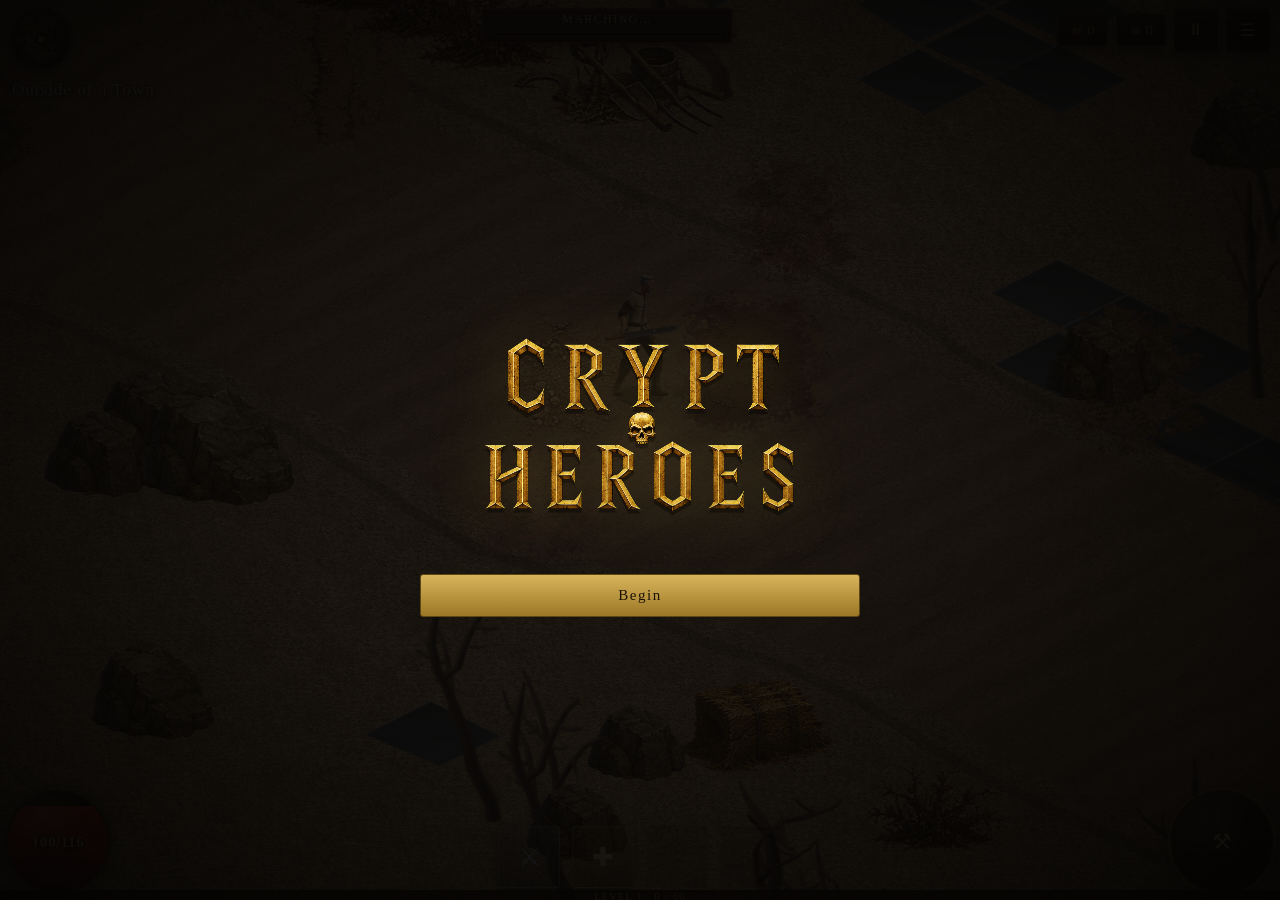
<file: index.html>
<!DOCTYPE html>
<html lang="en">
<head>
<meta charset="utf-8">
<meta name="viewport" content="width=device-width, initial-scale=1, maximum-scale=1, user-scalable=no, viewport-fit=cover">
<meta name="theme-color" content="#0a0806">
<title>Crypt Heroes</title>
<link rel="stylesheet" href="css/style.css">
</head>
<body>
<div id="app">
  <canvas id="game"></canvas>

  <!-- Top bar -->
  <div id="top">
    <div id="topLeft">
      <button id="minimap" title="The world map" aria-label="The world map"><span id="minimapPin"></span></button>
      <div id="depthPlate">
        <div id="stageName">The Green Road</div>
        <div id="stageSub">Stage 1</div>
      </div>
    </div>
    <div id="waveWrap">
      <div id="waveText">Marching…</div>
      <div id="waveBar"><i></i></div>
    </div>
    <!-- The boss, and what he is winding up. Both hidden until there is one. -->
    <div id="bossWrap" class="hidden">
      <div id="bossName">The Butcher <span id="bossRank">ELITE</span></div>
      <div id="bossBar"><i></i><span id="bossHp">100 / 100</span></div>
      <div id="castWrap" class="hidden">
        <div id="castName">SLAM</div>
        <div id="castBar"><i></i></div>
      </div>
    </div>
    <div id="purse">
      <div class="skullCount">☠ <span id="skullText">0</span></div>
      <div class="skullCount killCount">☠ <span id="killText">0</span></div>
      <button id="btnPause" class="plate" title="Pause (P or Space)" aria-label="Pause">⏸</button>
      <button id="btnMenu" class="plate" title="Menu (Esc)" aria-label="Menu">☰</button>
    </div>
  </div>

  <div id="toast"></div>
  <div id="bannerWrap"><div id="banner"></div></div>
  <div id="pausedTag" class="hidden">PAUSED</div>

  <!-- Bottom belt: Diablo-style globes + skills -->
  <div id="belt">
    <div class="globe" id="hpGlobe">
      <div class="fluid hp"><i></i></div>
      <span class="globeText" id="hpText">100/100</span>
    </div>

    <div id="beltMid">
      <div id="xpStrip"><i></i><span id="xpText">Level 1</span></div>
      <div id="skills"></div>
    </div>

    <div class="globe" id="xpGlobe">
      <div class="fluid rage"><i></i></div>
      <button class="globeBtn" id="btnGear" title="Armoury (E)" aria-label="Armoury">⚒</button>
    </div>
  </div>

  <!-- Gear / upgrades -->
  <div id="gearPanel" class="panel hidden">
    <div class="panelHead"><h2>Armoury</h2><button class="x" data-close aria-label="Close">✕</button></div>
    <div id="paperdoll">
      <div class="slotCol" id="slotsLeft"></div>
      <div id="dollFigure">
        <canvas id="dollCanvas" width="150" height="230"></canvas>
        <div id="dollLevel"></div>
      </div>
      <div class="slotCol" id="slotsRight"></div>
    </div>

    <div class="secHead"><h3>Attributes</h3></div>
    <div id="statList"></div>

    <div class="secHead"><h3>The Bag</h3><span id="bagCount"></span></div>
    <div id="bagList"></div>

    <div class="secHead"><h3>Drafted</h3></div>
    <div id="perkList"></div>
  </div>

  <!-- Menu -->
  <div id="menuPanel" class="panel hidden">
    <div class="panelHead"><h2>Crypt Heroes</h2><button class="x" data-close aria-label="Close">✕</button></div>
    <div class="menuBody">
      <p class="help">
        Your hero walks the road and fights on their own. You choose when to
        spend a cooldown, how many skulls you shake loose, and what boon they
        take afterwards — nothing else.<br><br>
        <b>Skills</b> tap a rune, or press <b>1</b>–<b>4</b><br>
        <b>The drop</b> drag to choose a lane, let go to commit<br>
        <b>Boons</b> pick one of three cards, bought with skulls<br>
        <b>Armoury</b> the ⚒ globe, or press <b>E</b>
      </p>
      <div class="secHead"><h3>Sound</h3></div>
      <div class="volRow">
        <button id="btnMute" class="plate" title="Mute" aria-label="Mute">🔊</button>
        <input id="volSlider" type="range" min="0" max="100" value="50" aria-label="Volume">
        <span id="volValue">50</span>
      </div>
      <div class="runStats" id="runStats"></div>
      <button class="wide ghost" id="btnReset">Abandon Run</button>
    </div>
  </div>

  <!-- Draft: pick one of three after every encounter -->
  <div id="draftPanel" class="overlay hidden">
    <div class="draftInner">
      <h2>Choose your boon</h2>
      <p id="draftPurse"></p>
      <div id="draftCards"></div>
      <button id="draftReroll"></button>
      <button id="draftSkip">Walk on — keep the skulls</button>
    </div>
  </div>

  <!-- The road so far, and the fork ahead. Shown when a boss falls. -->
  <div id="mapPanel" class="overlay hidden">
    <div class="mapInner">
      <h2>The Road So Far</h2>
      <p id="mapSub"></p>
      <div id="mapImage">
        <img id="mapArt" src="art/world-map.png" alt="">
        <div id="mapPins"></div>
        <div id="mapChoices"></div>
      </div>
      <span id="mapNextHead"></span>
      <button id="mapClose" class="hidden">Back to the road</button>
    </div>
  </div>

  <!-- The camp: who is going down the road, and the places still empty.
       Shown between the title and the first step. -->
  <div id="campPanel" class="overlay hidden">
    <div class="campInner">
      <div id="campScene">
        <canvas id="campCanvas"></canvas>
        <div id="campSlots"></div>
      </div>
      <div id="campPlate">
        <div id="campName"></div>
        <div id="campLevel"></div>
        <p id="campSub"></p>
      </div>
      <button id="campStart">Take the road</button>
    </div>
  </div>

  <!-- Death -->
  <div id="deathOverlay" class="overlay hidden">
    <div class="overlayInner">
      <h1 class="dead">YOU HAVE DIED</h1>
      <p id="deathText">The dark keeps a tithe of your skulls.</p>
      <p id="reviveLabel">Back on your feet in</p>
      <div id="reviveRing"><span id="reviveNum">3</span></div>
    </div>
  </div>

  <!-- Title -->
  <div id="overlay" class="overlay">
    <div class="overlayInner">
      <h1 id="ovTitle">CRYPT&nbsp;HEROES</h1>
      <button class="wide" id="ovBtn">Begin</button>
    </div>
  </div>
</div>
<script type="module" src="js/game.js"></script>
</body>
</html>
</file>
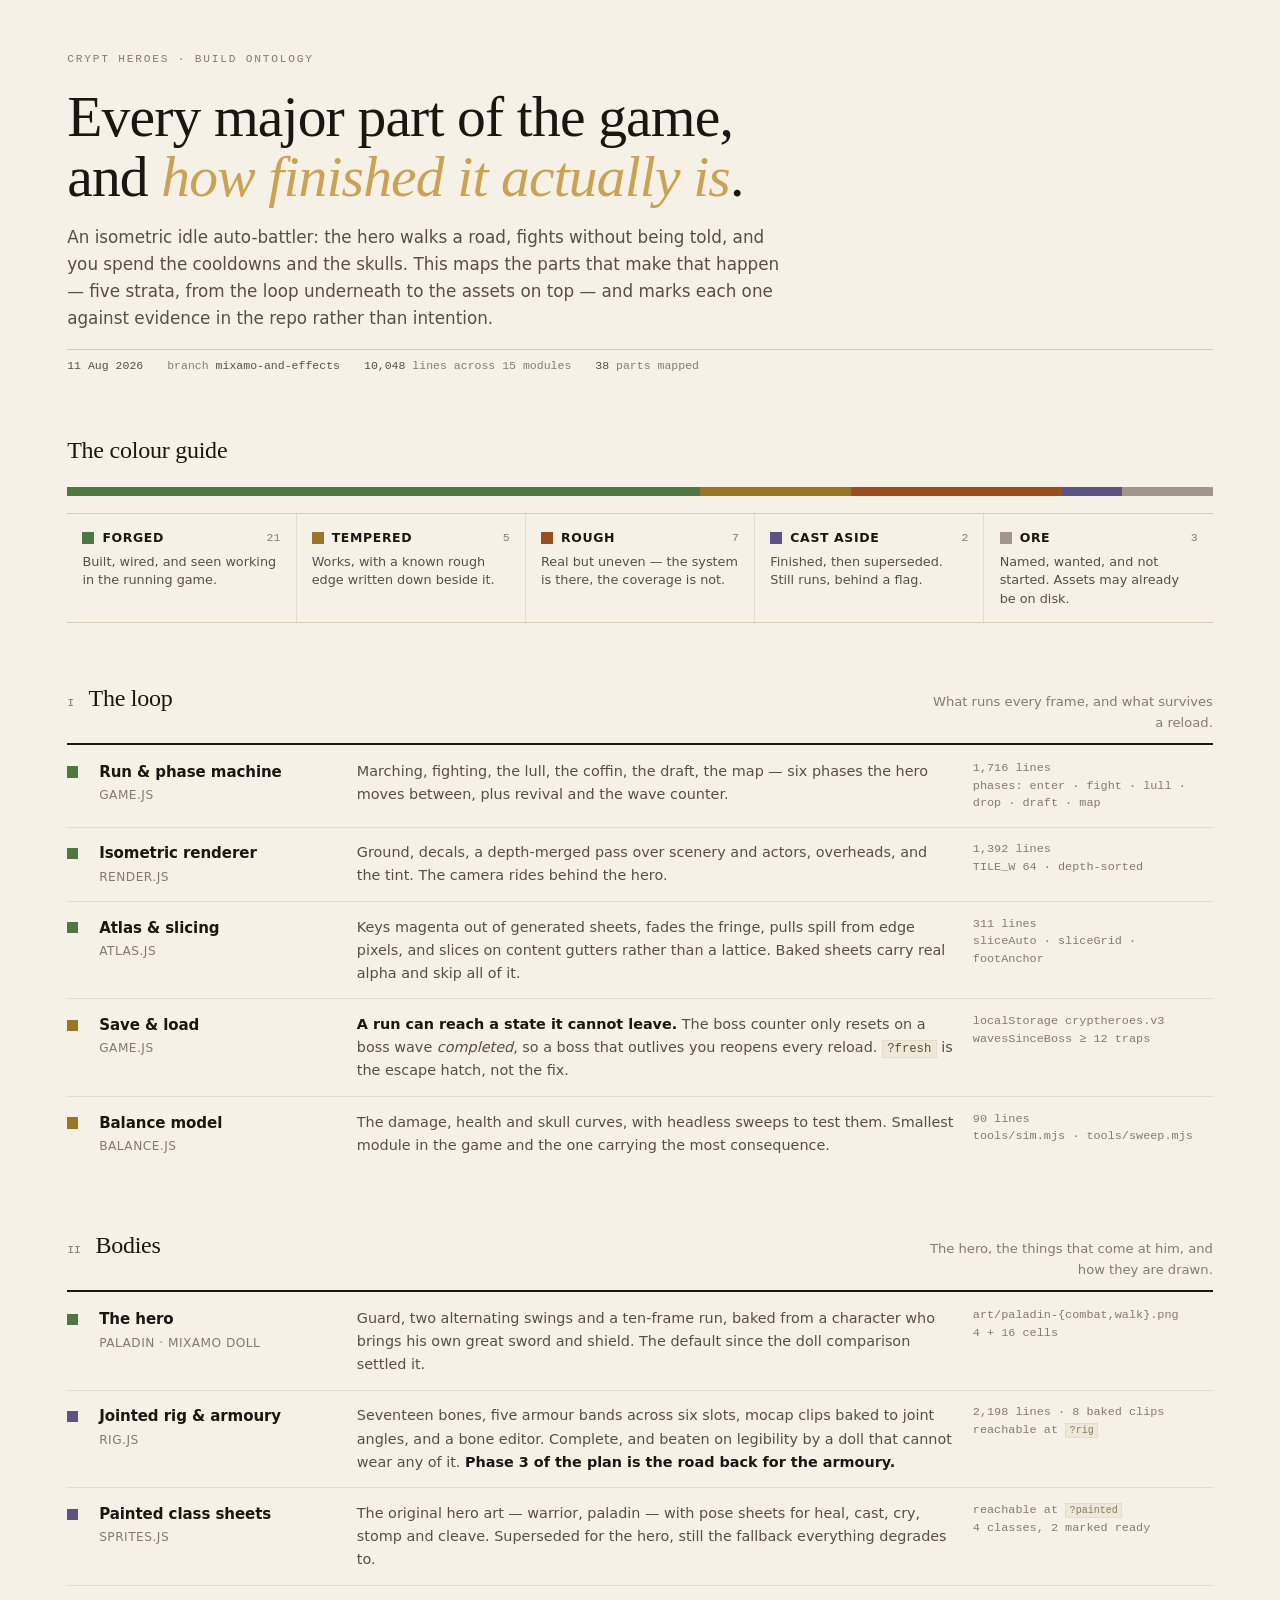
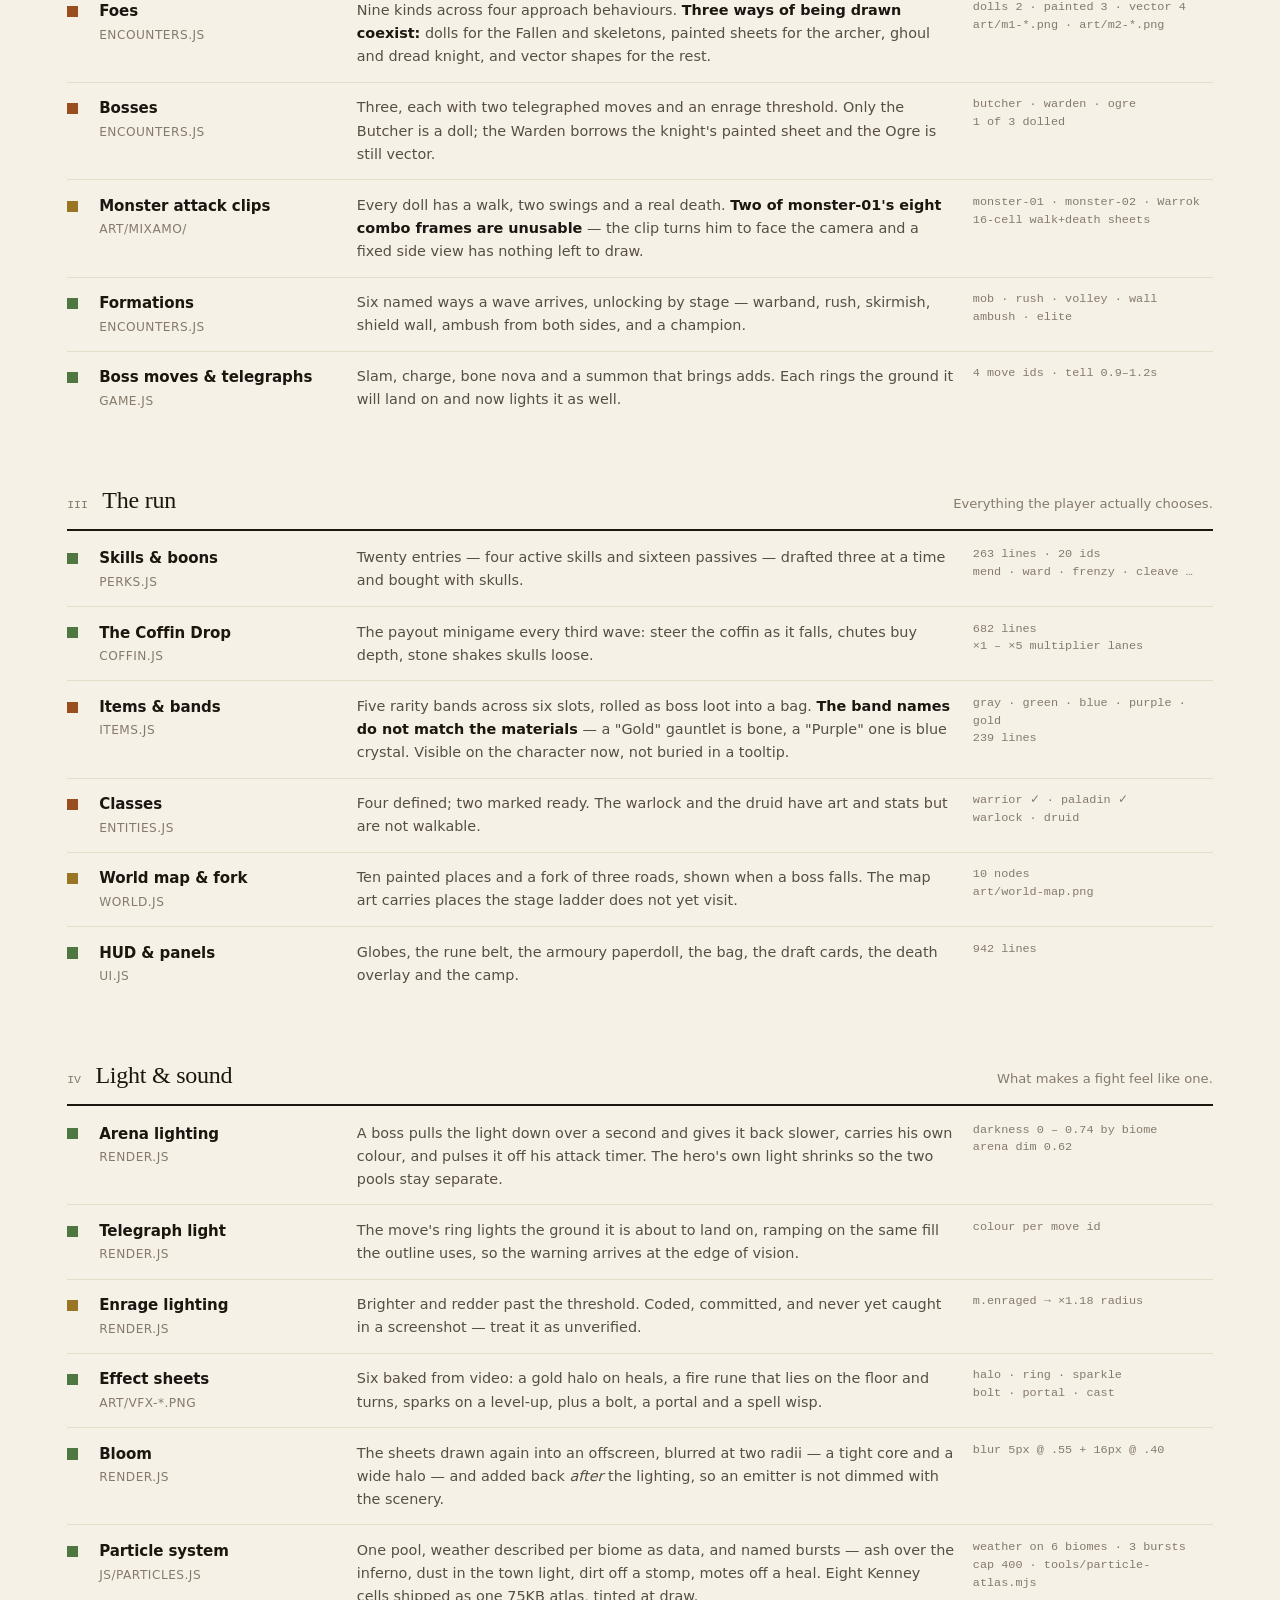
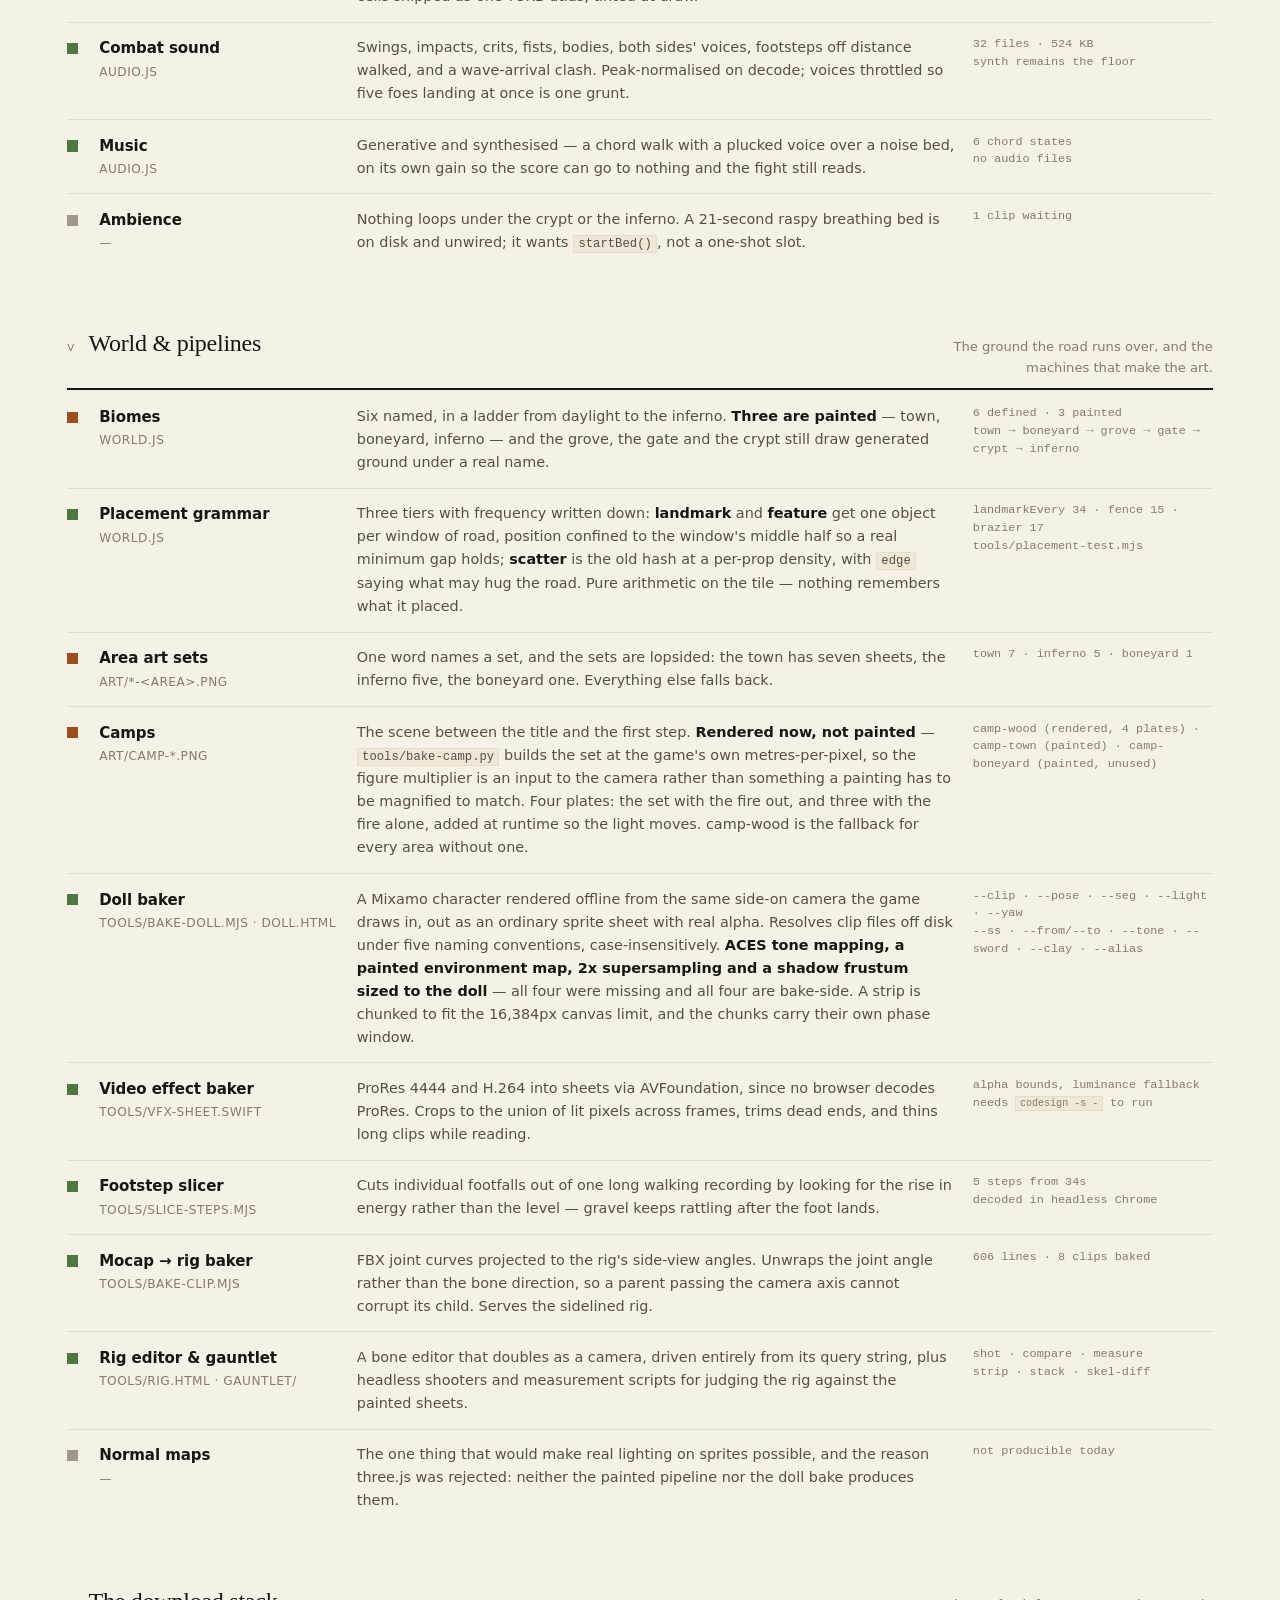
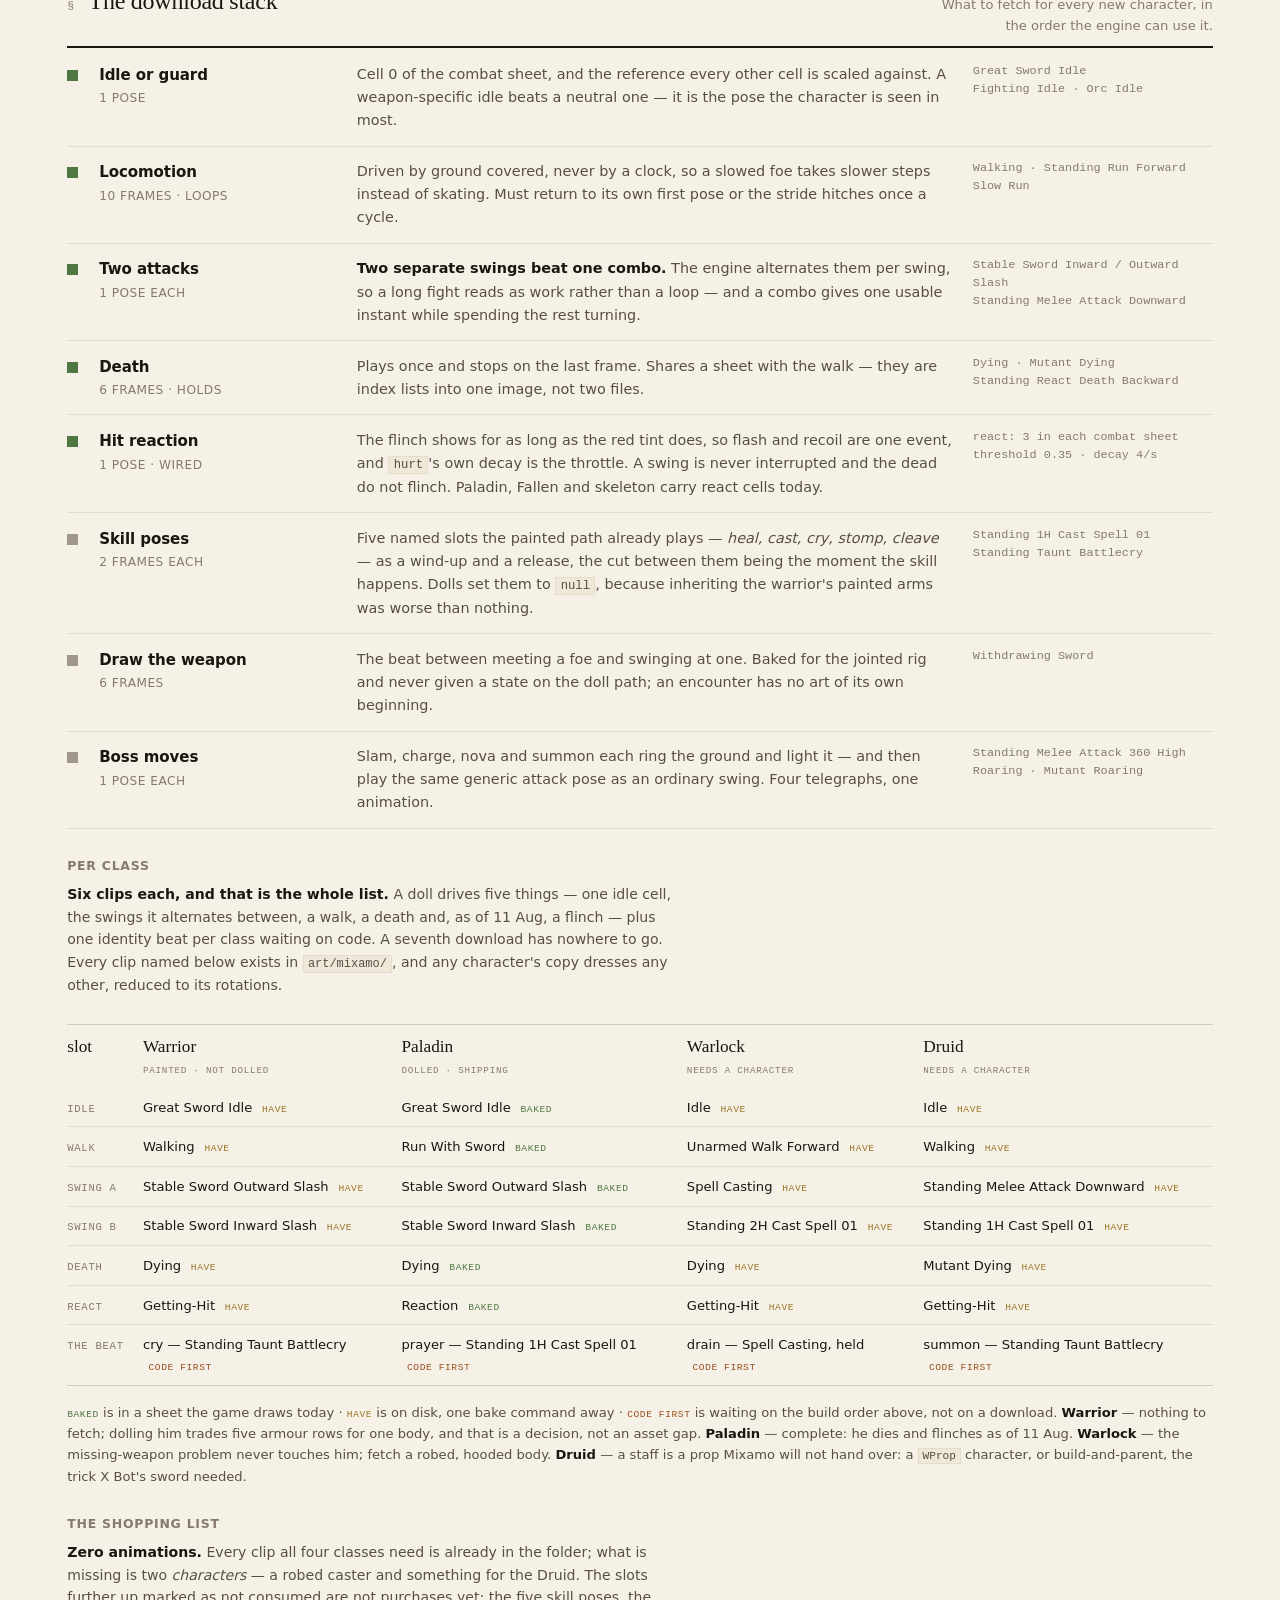
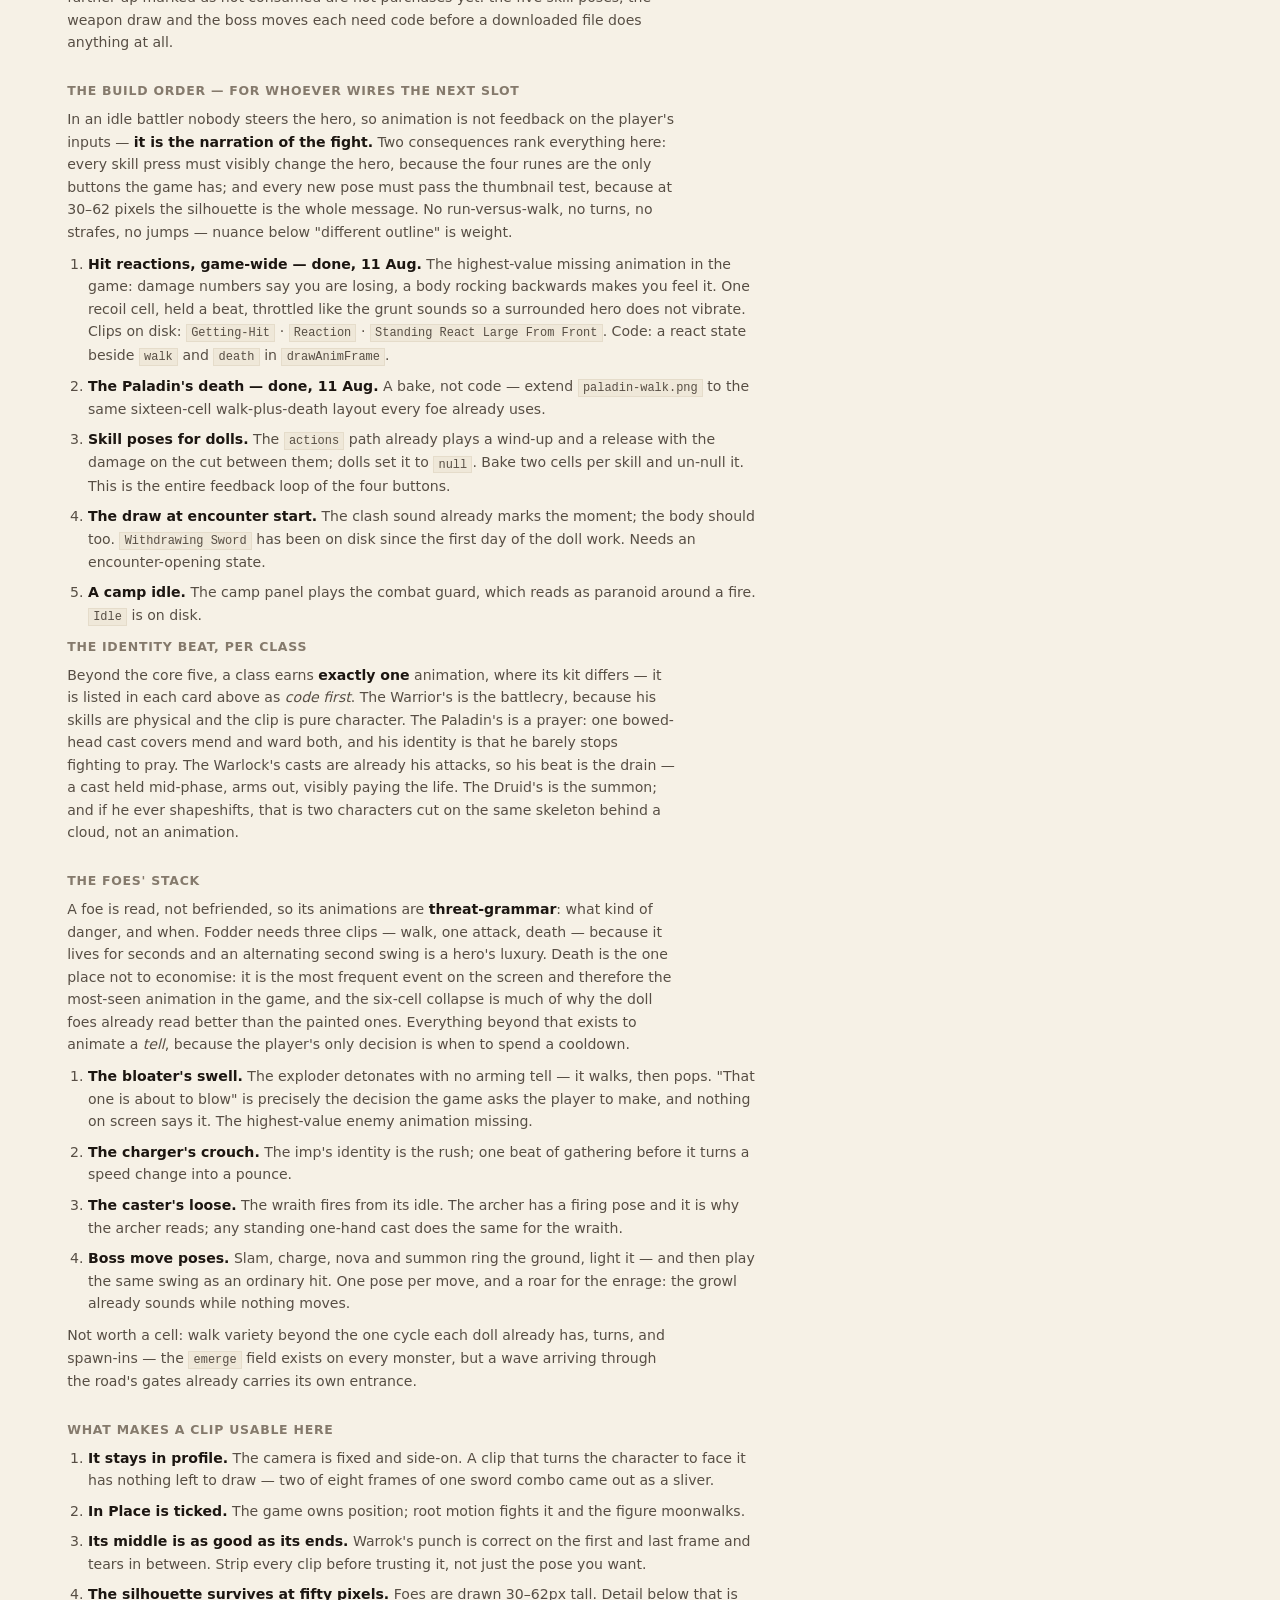
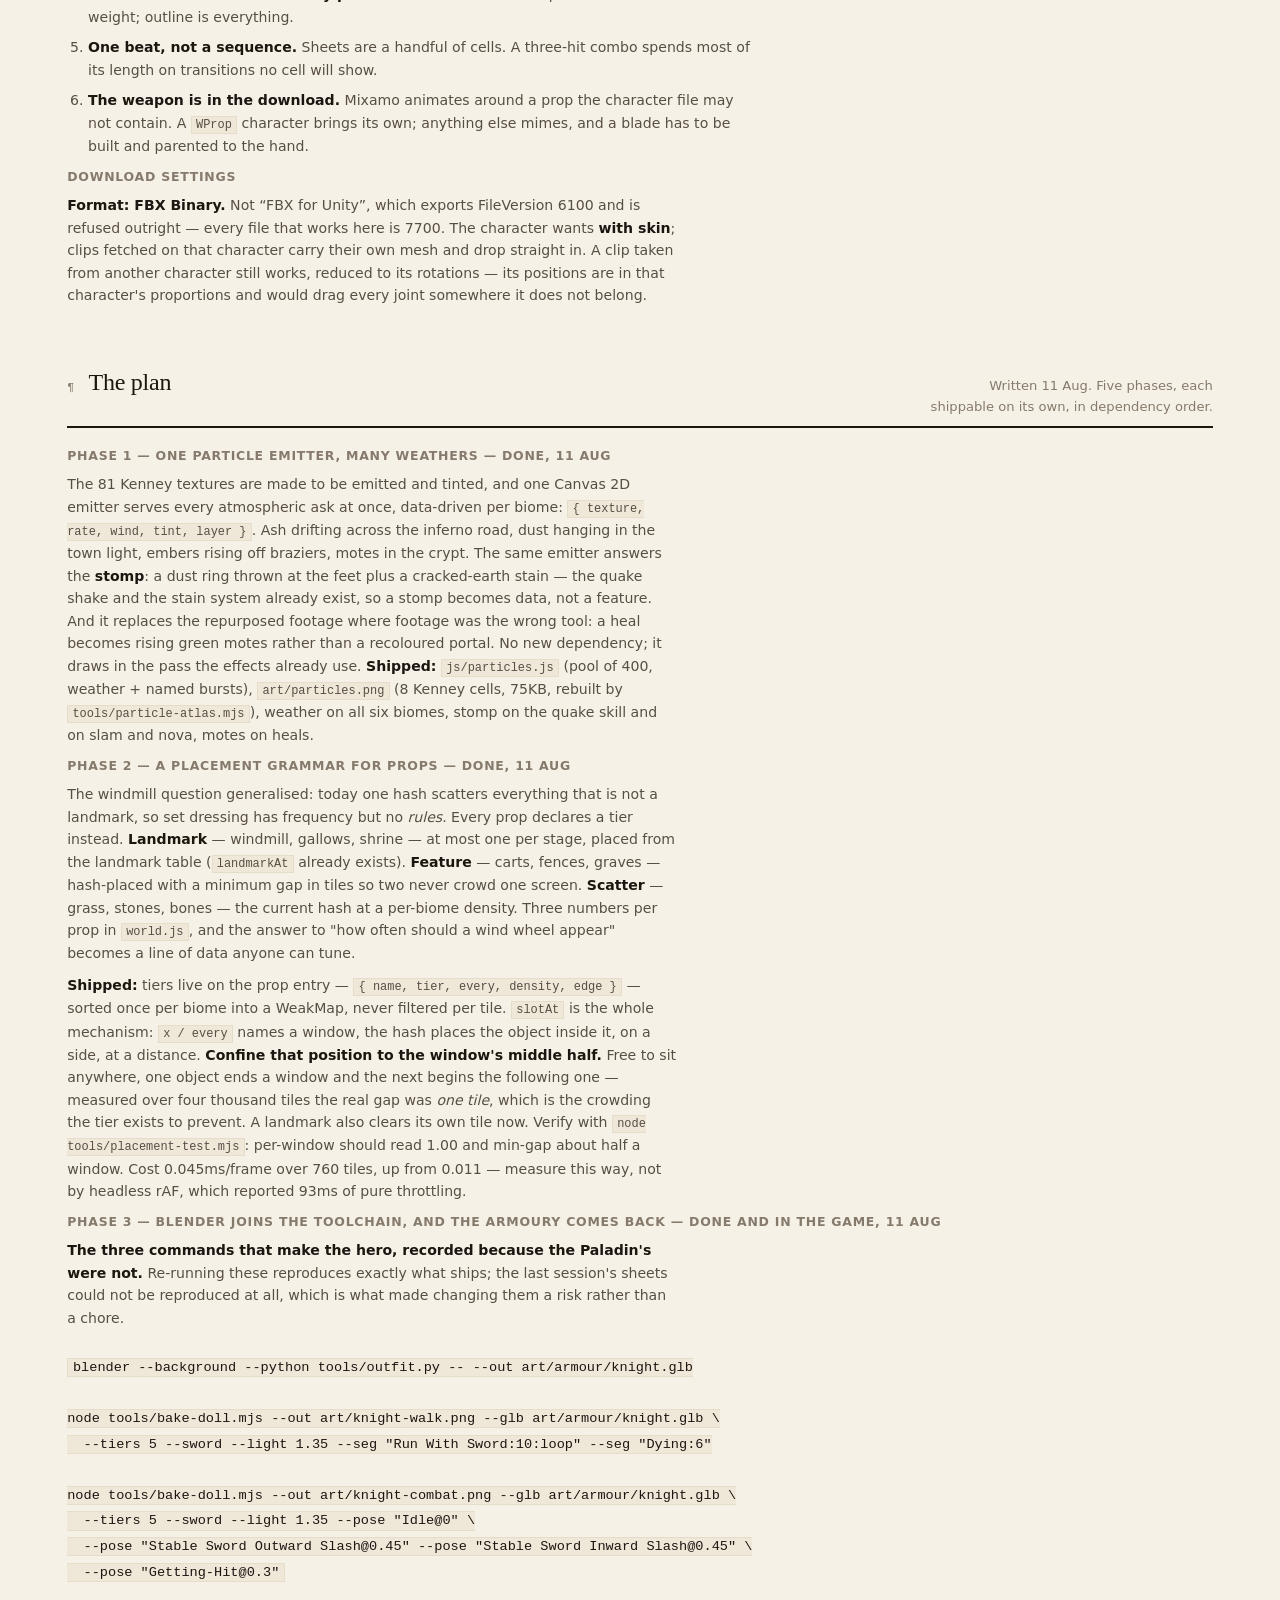
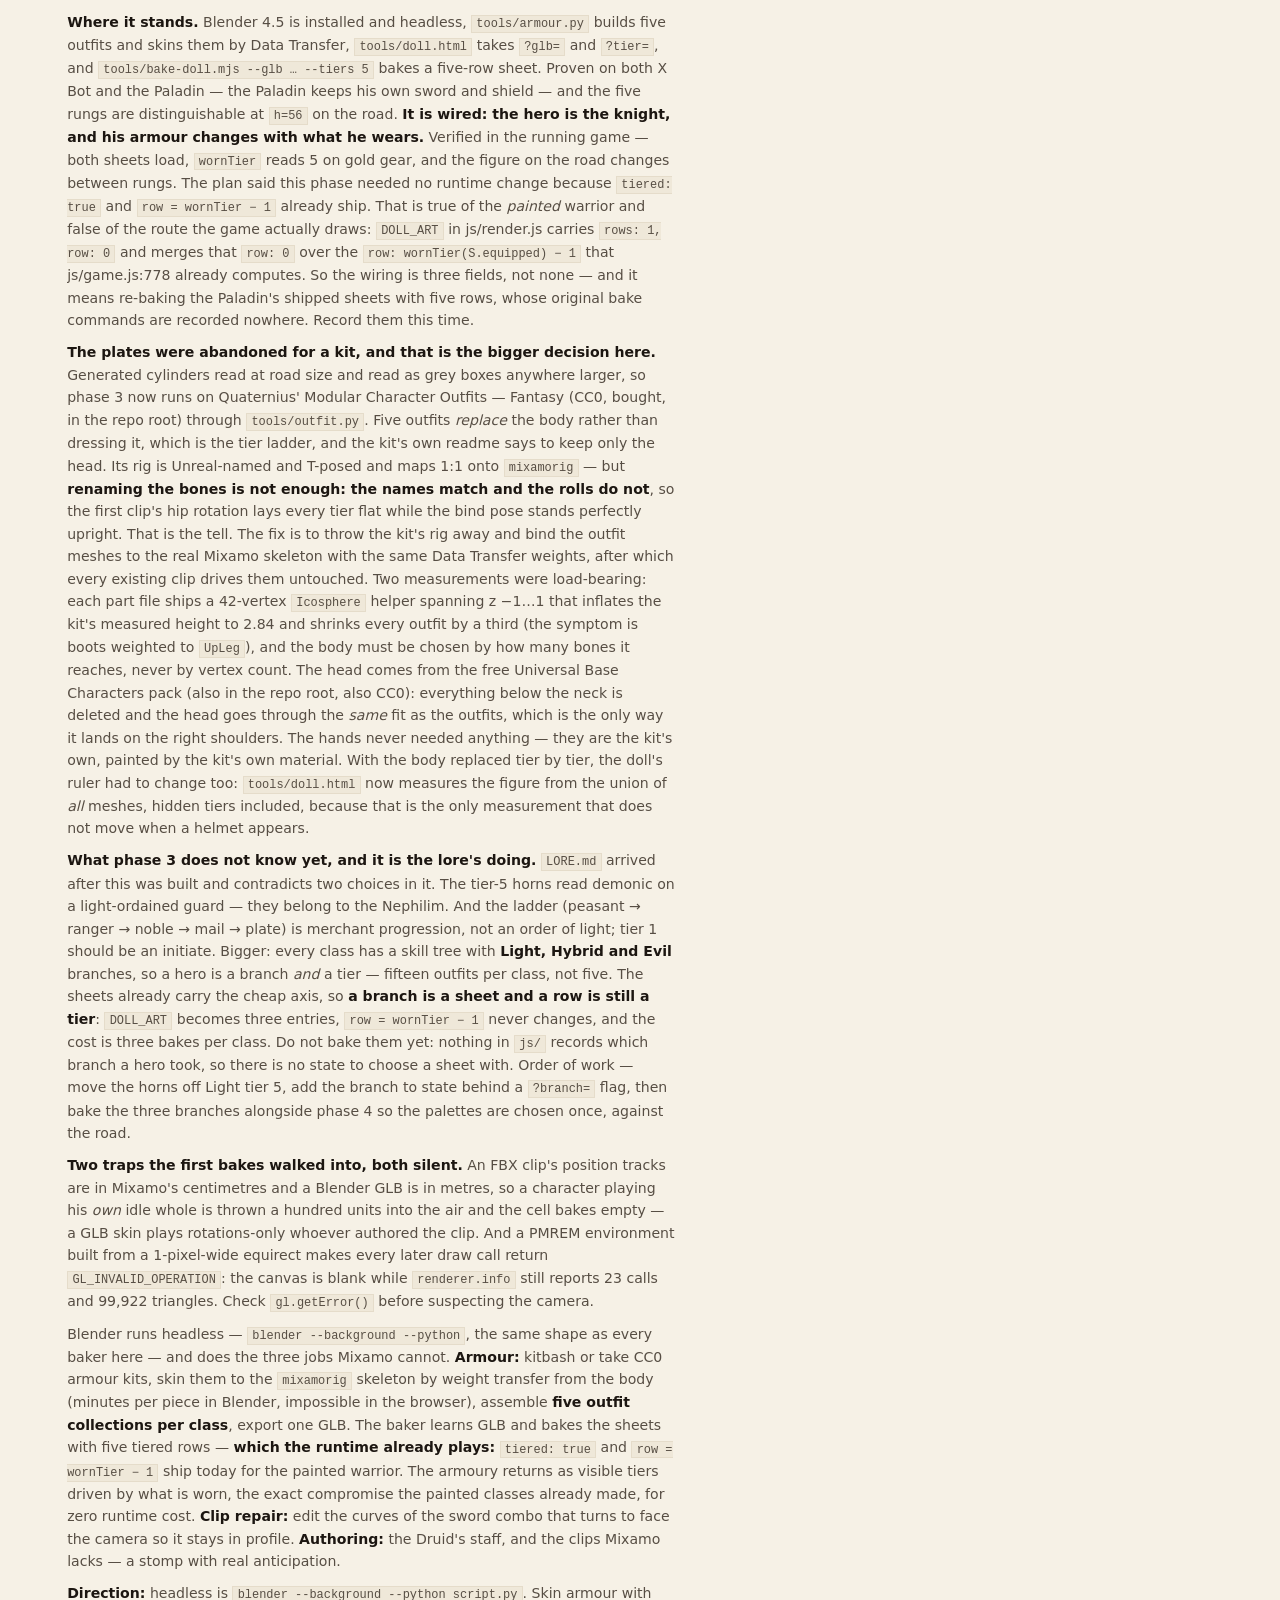
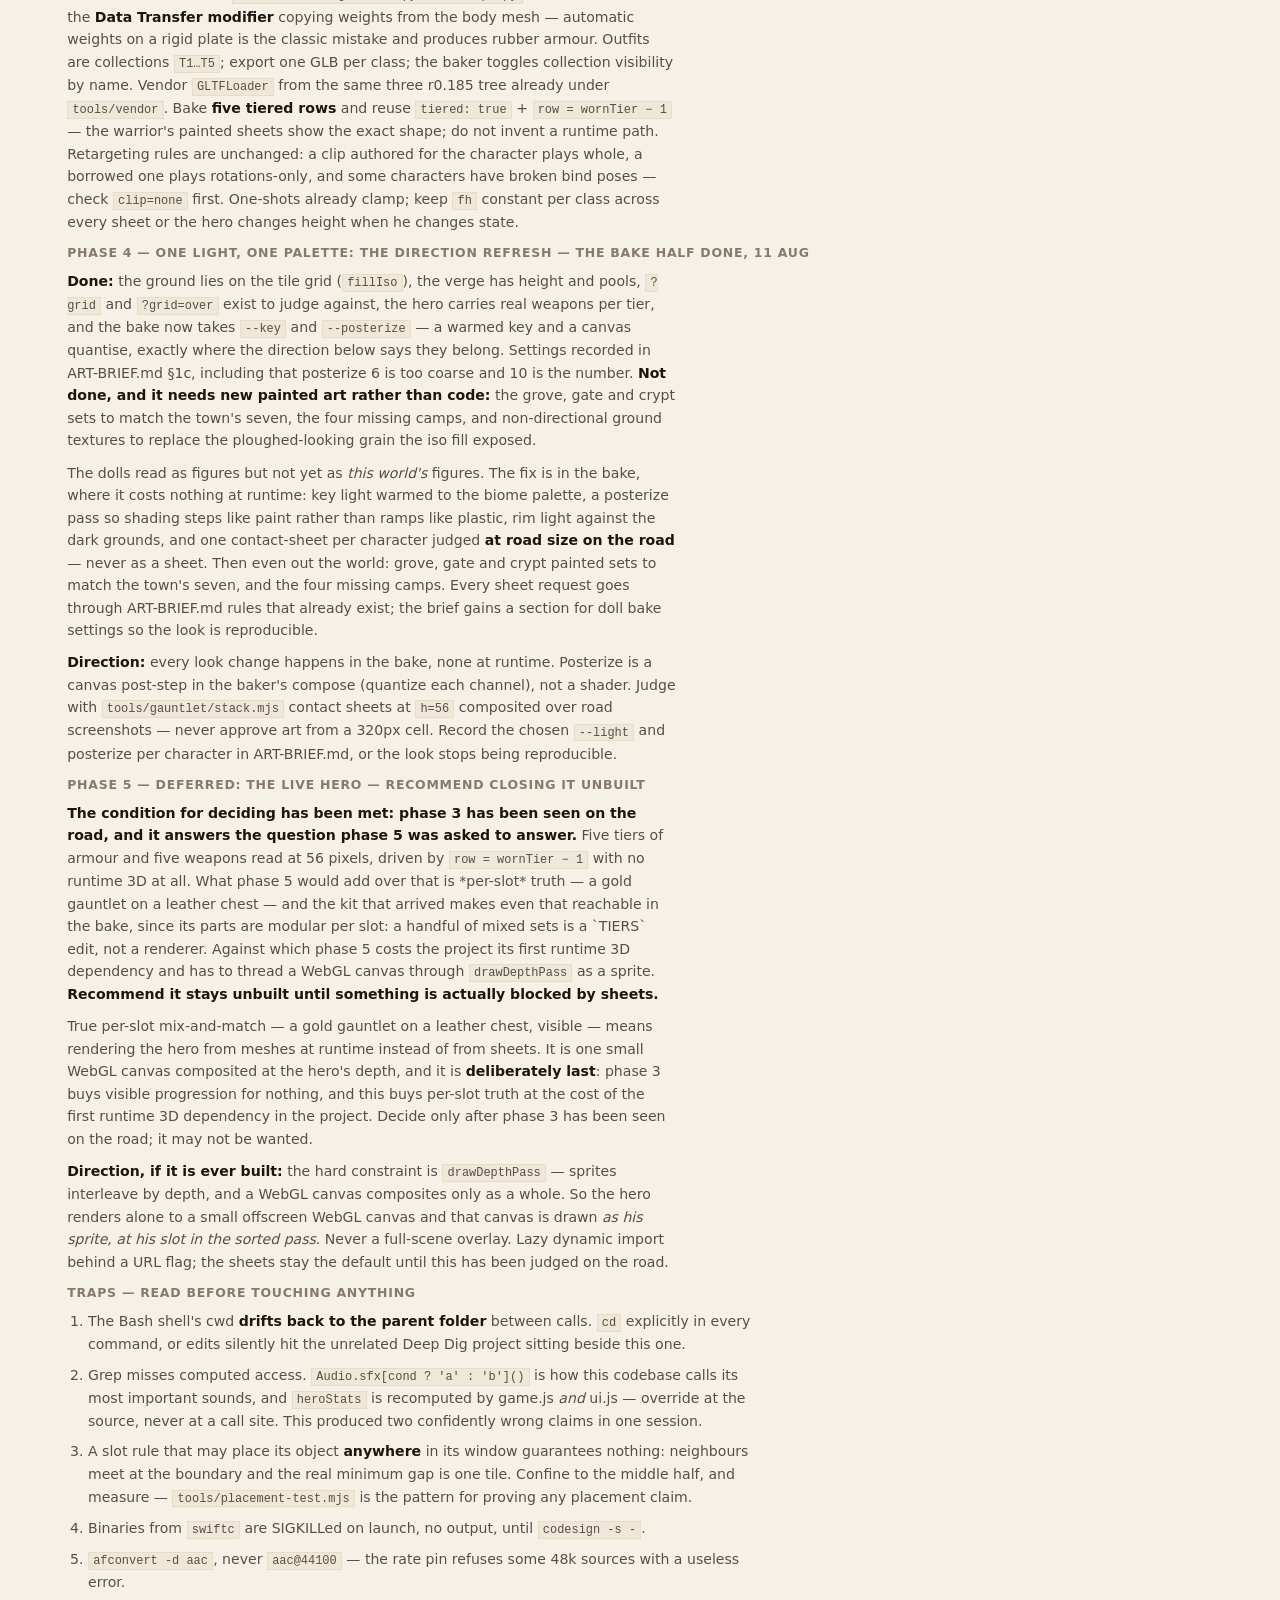
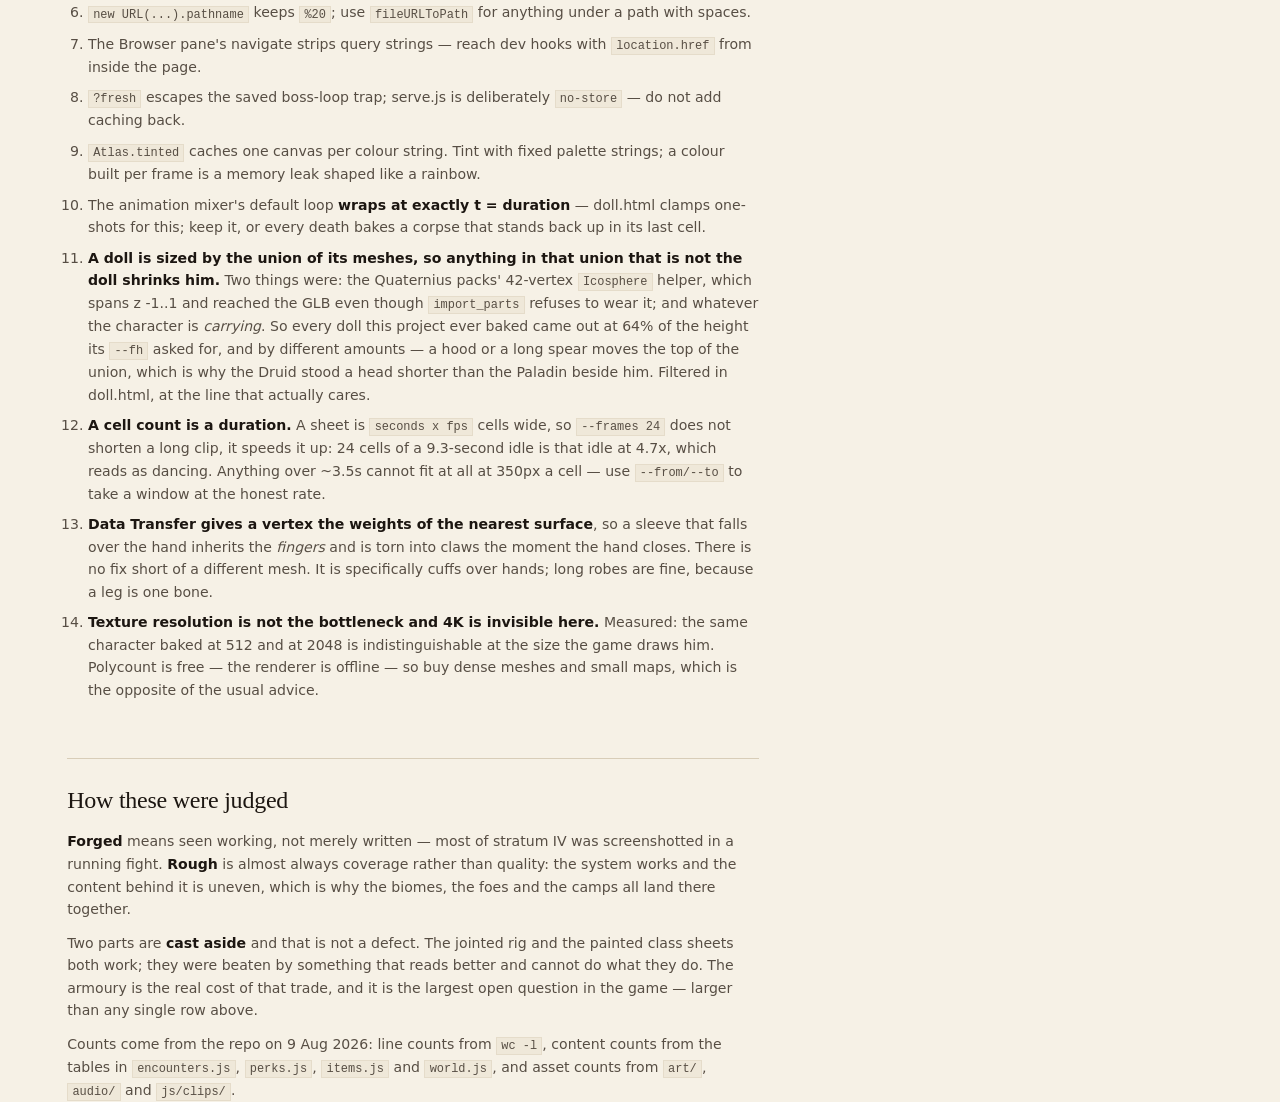
<file: ontology.html>
<!DOCTYPE html>
<html lang="en">
<head>
<meta charset="utf-8">
<meta name="viewport" content="width=device-width, initial-scale=1">
<meta name="color-scheme" content="dark light">
<title>Crypt Heroes — Ontology</title>
<!--
  A map of every major part of the game and how finished each one is, marked
  against evidence in this repo rather than against intention. Served by
  serve.js like anything else: http://localhost:8124/ontology.html

  It is a snapshot with a date on it, not a live view. Nothing generates it —
  when a part moves, move its square by hand and change the counts in the
  colour guide to match. The legend total and the row count are supposed to
  agree; they did not on the first draft.
-->
</head>
<body>
<style>
  :root {
    --crypt:   #0B0907;
    --vellum:  #EDE4D2;
    --gild:    #C9A253;

    --ground:  #100D0A;
    --raised:  #171310;
    --ink:     #EDE4D2;
    --ink-dim: #A2988A;
    --ink-mut: #6E655A;
    --rule:    #2A231C;
    --rule-sf: #1E1913;

    --forged:   #7BA36B;
    --tempered: #C9A253;
    --rough:    #C0703C;
    --cast:     #8479A8;
    --ore:      #4E463C;

    --measure: 68ch;
    --pad: clamp(1.25rem, 4vw, 3.5rem);

    --display: 'Iowan Old Style', 'Palatino Linotype', Palatino, 'Book Antiqua', Georgia, serif;
    --body: ui-sans-serif, system-ui, -apple-system, 'Segoe UI', 'Helvetica Neue', sans-serif;
    --mono: ui-monospace, 'SF Mono', SFMono-Regular, Menlo, Consolas, monospace;
  }

  @media (prefers-color-scheme: light) {
    :root {
      --ground:  #F6F1E6;
      --raised:  #EFE8D9;
      --ink:     #1C1611;
      --ink-dim: #574E44;
      --ink-mut: #857A6C;
      --rule:    #D8CDB8;
      --rule-sf: #E5DCCA;
      --forged:   #4F7742;
      --tempered: #9A7524;
      --rough:    #994E20;
      --cast:     #5D5285;
      --ore:      #A0968A;
    }
  }
  :root[data-theme="light"] {
    --ground:  #F6F1E6;
    --raised:  #EFE8D9;
    --ink:     #1C1611;
    --ink-dim: #574E44;
    --ink-mut: #857A6C;
    --rule:    #D8CDB8;
    --rule-sf: #E5DCCA;
    --forged:   #4F7742;
    --tempered: #9A7524;
    --rough:    #994E20;
    --cast:     #5D5285;
    --ore:      #A0968A;
  }
  :root[data-theme="dark"] {
    --ground:  #100D0A;
    --raised:  #171310;
    --ink:     #EDE4D2;
    --ink-dim: #A2988A;
    --ink-mut: #6E655A;
    --rule:    #2A231C;
    --rule-sf: #1E1913;
    --forged:   #7BA36B;
    --tempered: #C9A253;
    --rough:    #C0703C;
    --cast:     #8479A8;
    --ore:      #4E463C;
  }

  * { box-sizing: border-box; }

  body {
    margin: 0;
    background: var(--ground);
    color: var(--ink);
    font-family: var(--body);
    font-size: 16px;
    line-height: 1.6;
    -webkit-font-smoothing: antialiased;
  }

  .wrap {
    max-width: 78rem;
    margin: 0 auto;
    padding: var(--pad);
    display: flex;
    flex-direction: column;
    gap: 3.5rem;
  }

  /* ---- masthead ---- */
  .mast { display: flex; flex-direction: column; gap: 1.1rem; }
  .eyebrow {
    font-family: var(--mono);
    font-size: 0.7rem;
    letter-spacing: 0.16em;
    text-transform: uppercase;
    color: var(--ink-mut);
  }
  h1 {
    font-family: var(--display);
    font-weight: 400;
    font-size: clamp(2.2rem, 6vw, 3.6rem);
    line-height: 1.04;
    letter-spacing: -0.015em;
    margin: 0;
    text-wrap: balance;
  }
  h1 em { font-style: italic; color: var(--gild); }
  .thesis {
    max-width: var(--measure);
    font-size: 1.05rem;
    color: var(--ink-dim);
    margin: 0;
  }
  .stamp {
    display: flex; flex-wrap: wrap; gap: 0.4rem 1.5rem;
    font-family: var(--mono); font-size: 0.72rem;
    color: var(--ink-mut);
    padding-top: 0.4rem;
    border-top: 1px solid var(--rule);
  }
  .stamp b { color: var(--ink-dim); font-weight: 500; }

  /* ---- the colour guide ---- */
  .guide { display: flex; flex-direction: column; gap: 1.1rem; }
  h2 {
    font-family: var(--display);
    font-weight: 400;
    font-size: 1.5rem;
    letter-spacing: -0.01em;
    margin: 0;
  }
  .bar {
    display: flex; width: 100%; height: 0.55rem;
    overflow: hidden;
  }
  .bar span { display: block; height: 100%; }

  .keys {
    display: grid;
    grid-template-columns: repeat(auto-fit, minmax(11.5rem, 1fr));
    gap: 1px;
    background: var(--rule-sf);
    border-block: 1px solid var(--rule);
  }
  .key {
    background: var(--ground);
    padding: 0.85rem 0.95rem;
    display: flex; flex-direction: column; gap: 0.3rem;
  }
  .key .top { display: flex; align-items: center; gap: 0.5rem; }
  .swatch { width: 0.75rem; height: 0.75rem; flex: none; }
  .key .name {
    font-size: 0.78rem; font-weight: 600;
    letter-spacing: 0.05em; text-transform: uppercase;
  }
  .key .n {
    margin-left: auto; font-family: var(--mono); font-size: 0.72rem;
    color: var(--ink-mut); font-variant-numeric: tabular-nums;
  }
  .key p { margin: 0; font-size: 0.8rem; line-height: 1.45; color: var(--ink-dim); }

  /* ---- strata ---- */
  .stratum { display: flex; flex-direction: column; gap: 0.1rem; }
  .stratum > header {
    display: flex; align-items: baseline; gap: 0.9rem;
    padding-bottom: 0.6rem;
    border-bottom: 2px solid var(--ink);
  }
  .stratum > header .idx {
    font-family: var(--mono); font-size: 0.72rem; color: var(--ink-mut);
    font-variant-numeric: tabular-nums;
  }
  .stratum > header p {
    margin: 0 0 0 auto; font-size: 0.82rem; color: var(--ink-mut);
    text-align: right; max-width: 34ch;
  }

  .rows { display: flex; flex-direction: column; }
  .row {
    display: grid;
    grid-template-columns: 0.9rem minmax(11rem, 15rem) minmax(0, 1fr) minmax(9rem, 15rem);
    align-items: start;
    gap: 0 1.1rem;
    padding: 0.85rem 0;
    border-bottom: 1px solid var(--rule-sf);
  }
  .row:last-child { border-bottom: 0; }
  .mark { width: 0.7rem; height: 0.7rem; margin-top: 0.42rem; }
  .part { font-weight: 600; font-size: 0.94rem; letter-spacing: -0.005em; }
  .part small {
    display: block; font-weight: 400; font-size: 0.76rem;
    color: var(--ink-mut); letter-spacing: 0.04em; text-transform: uppercase;
    margin-top: 0.15rem;
  }
  .what { font-size: 0.9rem; color: var(--ink-dim); }
  .what b { color: var(--ink); font-weight: 600; }
  .ev {
    font-family: var(--mono); font-size: 0.74rem; line-height: 1.5;
    color: var(--ink-mut); font-variant-numeric: tabular-nums;
    overflow-wrap: anywhere;
  }

  @media (max-width: 46rem) {
    .row { grid-template-columns: 0.9rem minmax(0, 1fr); }
    .what, .ev { grid-column: 2; }
    .what { margin-top: 0.35rem; }
    .ev { margin-top: 0.35rem; }
    .stratum > header { flex-wrap: wrap; }
    .stratum > header p { margin-left: 0; text-align: left; }
  }


  /* ---- the download stack ---- */
  .pick {
    display: grid;
    grid-template-columns: 0.9rem minmax(11rem, 15rem) minmax(0, 1fr) minmax(9rem, 15rem);
    align-items: start;
    gap: 0 1.1rem;
    padding: 0.85rem 0;
    border-bottom: 1px solid var(--rule-sf);
  }
  .rules {
    display: flex; flex-direction: column; gap: 0.6rem;
    padding-top: 1.6rem;
  }
  .rules h3 {
    font-size: 0.78rem; font-weight: 600; margin: 0;
    letter-spacing: 0.06em; text-transform: uppercase; color: var(--ink-mut);
  }
  .rules ol {
    margin: 0; padding-left: 1.3rem;
    display: flex; flex-direction: column; gap: 0.5rem;
    max-width: var(--measure);
  }
  .rules li { font-size: 0.88rem; color: var(--ink-dim); }
  .rules li b, .rules p b { color: var(--ink); font-weight: 600; }
  .rules p { margin: 0; font-size: 0.88rem; color: var(--ink-dim); max-width: var(--measure); }
  .rules h3 + p, .rules h3 + ol { margin-top: -0.15rem; }

  @media (max-width: 46rem) {
    .pick { grid-template-columns: 0.9rem minmax(0, 1fr); }
    .pick .what, .pick .ev { grid-column: 2; margin-top: 0.35rem; }
  }


  /* ---- per-class rosters ---- */
  .roster {
    display: grid;
    grid-template-columns: repeat(auto-fit, minmax(15rem, 1fr));
    gap: 1px;
    background: var(--rule-sf);
    border-block: 1px solid var(--rule);
    margin-top: 1.6rem;
  }
  .cls {
    background: var(--ground);
    padding: 1rem 1.05rem 1.15rem;
    display: flex; flex-direction: column; gap: 0.55rem;
  }
  .chd { display: flex; align-items: baseline; gap: 0.6rem; flex-wrap: wrap; }
  .cn { font-family: var(--display); font-size: 1.18rem; }
  .tag {
    font-family: var(--mono); font-size: 0.62rem; letter-spacing: 0.09em;
    text-transform: uppercase; color: var(--ink-mut);
    border: 1px solid var(--rule); padding: 0.1rem 0.4rem;
  }
  .tag-live { color: var(--forged); border-color: var(--forged); }
  .tag-on { color: var(--cast); border-color: var(--cast); }
  .cb { margin: 0; font-size: 0.86rem; font-style: italic; color: var(--ink-mut); }
  .cls dl {
    margin: 0.15rem 0 0;
    display: grid; grid-template-columns: 4.6rem minmax(0, 1fr);
    gap: 0.3rem 0.7rem;
    align-items: baseline;
  }
  .cls dt {
    font-family: var(--mono); font-size: 0.66rem; letter-spacing: 0.07em;
    text-transform: uppercase; color: var(--ink-mut);
  }
  .cls dd { margin: 0; font-size: 0.82rem; color: var(--ink); }
  .cls dd i {
    font-style: normal; font-family: var(--mono); font-size: 0.6rem;
    letter-spacing: 0.06em; text-transform: uppercase;
    margin-left: 0.35rem; white-space: nowrap;
  }
  .have { color: var(--forged); }
  .want { color: var(--rough); }
  .cn-note {
    margin: 0.4rem 0 0; font-size: 0.79rem; line-height: 1.5; color: var(--ink-dim);
    border-top: 1px solid var(--rule-sf); padding-top: 0.6rem;
  }
  .cn-note b { color: var(--ink); }


  /* ---- the class matrix ---- */
  .tablewrap { overflow-x: auto; margin-top: 1.6rem; border-block: 1px solid var(--rule); }
  table.matrix { border-collapse: collapse; width: 100%; min-width: 52rem; }
  .matrix th, .matrix td {
    text-align: left; padding: 0.55rem 0.9rem 0.55rem 0;
    border-bottom: 1px solid var(--rule-sf);
    font-size: 0.82rem; vertical-align: baseline;
  }
  .matrix thead th {
    font-family: var(--display); font-size: 1.08rem; font-weight: 400;
    border-bottom: 2px solid var(--ink);
  }
  .matrix thead th small {
    display: block; font-family: var(--mono); font-size: 0.58rem;
    letter-spacing: 0.08em; text-transform: uppercase; color: var(--ink-mut);
    margin-top: 0.2rem;
  }
  .matrix tbody th {
    font-family: var(--mono); font-size: 0.66rem; letter-spacing: 0.07em;
    text-transform: uppercase; color: var(--ink-mut); font-weight: 400;
    white-space: nowrap; padding-right: 1.2rem;
  }
  .matrix td { color: var(--ink); }
  .matrix td i, .matrix-notes i {
    font-style: normal; font-family: var(--mono); font-size: 0.6rem;
    letter-spacing: 0.06em; text-transform: uppercase; white-space: nowrap;
  }
  .matrix td i { margin-left: 0.35rem; }
  i.inbake { color: var(--forged); }
  i.ondisk { color: var(--tempered); }
  i.code   { color: var(--rough); }
  .matrix tr:last-child th, .matrix tr:last-child td { border-bottom: 0; }
  .matrix-notes {
    margin: 0.9rem 0 0; font-size: 0.82rem; line-height: 1.6;
    color: var(--ink-dim); max-width: none;
  }
  .matrix-notes b { color: var(--ink); }

  /* ---- closing note ---- */
  .note {
    border-top: 1px solid var(--rule);
    padding-top: 1.4rem;
    display: flex; flex-direction: column; gap: 0.7rem;
    max-width: var(--measure);
  }
  .note p { margin: 0; font-size: 0.88rem; color: var(--ink-dim); }
  .note strong { color: var(--ink); }
  code {
    font-family: var(--mono); font-size: 0.85em;
    background: var(--raised); padding: 0.08em 0.35em;
    border: 1px solid var(--rule-sf);
  }
</style>

<div class="wrap">

  <header class="mast">
    <div class="eyebrow">Crypt Heroes · build ontology</div>
    <h1>Every major part of the game, and <em>how finished it actually is</em>.</h1>
    <p class="thesis">
      An isometric idle auto-battler: the hero walks a road, fights without being told,
      and you spend the cooldowns and the skulls. This maps the parts that make that
      happen — five strata, from the loop underneath to the assets on top — and marks
      each one against evidence in the repo rather than intention.
    </p>
    <div class="stamp">
      <span><b>11 Aug 2026</b></span>
      <span>branch <b>mixamo-and-effects</b></span>
      <span><b>10,048</b> lines across 15 modules</span>
      <span><b>38</b> parts mapped</span>
    </div>
  </header>

  <section class="guide">
    <h2>The colour guide</h2>
    <div class="bar" role="img" aria-label="Proportion of parts at each stage: 21 forged, 5 tempered, 7 rough, 2 cast aside, 3 ore.">
      <span style="background: var(--forged);   width: 55.26%"></span>
      <span style="background: var(--tempered); width: 13.16%"></span>
      <span style="background: var(--rough);    width: 18.42%"></span>
      <span style="background: var(--cast);     width: 5.26%"></span>
      <span style="background: var(--ore);      width: 7.89%"></span>
    </div>
    <div class="keys">
      <div class="key">
        <div class="top"><i class="swatch" style="background: var(--forged)"></i><span class="name">Forged</span><span class="n">21</span></div>
        <p>Built, wired, and seen working in the running game.</p>
      </div>
      <div class="key">
        <div class="top"><i class="swatch" style="background: var(--tempered)"></i><span class="name">Tempered</span><span class="n">5</span></div>
        <p>Works, with a known rough edge written down beside it.</p>
      </div>
      <div class="key">
        <div class="top"><i class="swatch" style="background: var(--rough)"></i><span class="name">Rough</span><span class="n">7</span></div>
        <p>Real but uneven — the system is there, the coverage is not.</p>
      </div>
      <div class="key">
        <div class="top"><i class="swatch" style="background: var(--cast)"></i><span class="name">Cast aside</span><span class="n">2</span></div>
        <p>Finished, then superseded. Still runs, behind a flag.</p>
      </div>
      <div class="key">
        <div class="top"><i class="swatch" style="background: var(--ore)"></i><span class="name">Ore</span><span class="n">3</span></div>
        <p>Named, wanted, and not started. Assets may already be on disk.</p>
      </div>
    </div>
  </section>

  <section class="stratum">
    <header>
      <span class="idx">I</span>
      <h2>The loop</h2>
      <p>What runs every frame, and what survives a reload.</p>
    </header>
    <div class="rows">
      <div class="row">
        <i class="mark" style="background: var(--forged)"></i>
        <div class="part">Run &amp; phase machine<small>game.js</small></div>
        <div class="what">Marching, fighting, the lull, the coffin, the draft, the map — six phases the hero moves between, plus revival and the wave counter.</div>
        <div class="ev">1,716 lines<br>phases: enter · fight · lull · drop · draft · map</div>
      </div>
      <div class="row">
        <i class="mark" style="background: var(--forged)"></i>
        <div class="part">Isometric renderer<small>render.js</small></div>
        <div class="what">Ground, decals, a depth-merged pass over scenery and actors, overheads, and the tint. The camera rides behind the hero.</div>
        <div class="ev">1,392 lines<br>TILE_W 64 · depth-sorted</div>
      </div>
      <div class="row">
        <i class="mark" style="background: var(--forged)"></i>
        <div class="part">Atlas &amp; slicing<small>atlas.js</small></div>
        <div class="what">Keys magenta out of generated sheets, fades the fringe, pulls spill from edge pixels, and slices on content gutters rather than a lattice. Baked sheets carry real alpha and skip all of it.</div>
        <div class="ev">311 lines<br>sliceAuto · sliceGrid · footAnchor</div>
      </div>
      <div class="row">
        <i class="mark" style="background: var(--tempered)"></i>
        <div class="part">Save &amp; load<small>game.js</small></div>
        <div class="what"><b>A run can reach a state it cannot leave.</b> The boss counter only resets on a boss wave <em>completed</em>, so a boss that outlives you reopens every reload. <code>?fresh</code> is the escape hatch, not the fix.</div>
        <div class="ev">localStorage cryptheroes.v3<br>wavesSinceBoss ≥ 12 traps</div>
      </div>
      <div class="row">
        <i class="mark" style="background: var(--tempered)"></i>
        <div class="part">Balance model<small>balance.js</small></div>
        <div class="what">The damage, health and skull curves, with headless sweeps to test them. Smallest module in the game and the one carrying the most consequence.</div>
        <div class="ev">90 lines<br>tools/sim.mjs · tools/sweep.mjs</div>
      </div>
    </div>
  </section>

  <section class="stratum">
    <header>
      <span class="idx">II</span>
      <h2>Bodies</h2>
      <p>The hero, the things that come at him, and how they are drawn.</p>
    </header>
    <div class="rows">
      <div class="row">
        <i class="mark" style="background: var(--forged)"></i>
        <div class="part">The hero<small>Paladin · Mixamo doll</small></div>
        <div class="what">Guard, two alternating swings and a ten-frame run, baked from a character who brings his own great sword and shield. The default since the doll comparison settled it.</div>
        <div class="ev">art/paladin-{combat,walk}.png<br>4 + 16 cells</div>
      </div>
      <div class="row">
        <i class="mark" style="background: var(--cast)"></i>
        <div class="part">Jointed rig &amp; armoury<small>rig.js</small></div>
        <div class="what">Seventeen bones, five armour bands across six slots, mocap clips baked to joint angles, and a bone editor. Complete, and beaten on legibility by a doll that cannot wear any of it. <b>Phase 3 of the plan is the road back for the armoury.</b></div>
        <div class="ev">2,198 lines · 8 baked clips<br>reachable at <code>?rig</code></div>
      </div>
      <div class="row">
        <i class="mark" style="background: var(--cast)"></i>
        <div class="part">Painted class sheets<small>sprites.js</small></div>
        <div class="what">The original hero art — warrior, paladin — with pose sheets for heal, cast, cry, stomp and cleave. Superseded for the hero, still the fallback everything degrades to.</div>
        <div class="ev">reachable at <code>?painted</code><br>4 classes, 2 marked ready</div>
      </div>
      <div class="row">
        <i class="mark" style="background: var(--rough)"></i>
        <div class="part">Foes<small>encounters.js</small></div>
        <div class="what">Nine kinds across four approach behaviours. <b>Three ways of being drawn coexist:</b> dolls for the Fallen and skeletons, painted sheets for the archer, ghoul and dread knight, and vector shapes for the rest.</div>
        <div class="ev">dolls 2 · painted 3 · vector 4<br>art/m1-*.png · art/m2-*.png</div>
      </div>
      <div class="row">
        <i class="mark" style="background: var(--rough)"></i>
        <div class="part">Bosses<small>encounters.js</small></div>
        <div class="what">Three, each with two telegraphed moves and an enrage threshold. Only the Butcher is a doll; the Warden borrows the knight's painted sheet and the Ogre is still vector.</div>
        <div class="ev">butcher · warden · ogre<br>1 of 3 dolled</div>
      </div>
      <div class="row">
        <i class="mark" style="background: var(--tempered)"></i>
        <div class="part">Monster attack clips<small>art/mixamo/</small></div>
        <div class="what">Every doll has a walk, two swings and a real death. <b>Two of monster-01's eight combo frames are unusable</b> — the clip turns him to face the camera and a fixed side view has nothing left to draw.</div>
        <div class="ev">monster-01 · monster-02 · Warrok<br>16-cell walk+death sheets</div>
      </div>
      <div class="row">
        <i class="mark" style="background: var(--forged)"></i>
        <div class="part">Formations<small>encounters.js</small></div>
        <div class="what">Six named ways a wave arrives, unlocking by stage — warband, rush, skirmish, shield wall, ambush from both sides, and a champion.</div>
        <div class="ev">mob · rush · volley · wall<br>ambush · elite</div>
      </div>
      <div class="row">
        <i class="mark" style="background: var(--forged)"></i>
        <div class="part">Boss moves &amp; telegraphs<small>game.js</small></div>
        <div class="what">Slam, charge, bone nova and a summon that brings adds. Each rings the ground it will land on and now lights it as well.</div>
        <div class="ev">4 move ids · tell 0.9–1.2s</div>
      </div>
    </div>
  </section>

  <section class="stratum">
    <header>
      <span class="idx">III</span>
      <h2>The run</h2>
      <p>Everything the player actually chooses.</p>
    </header>
    <div class="rows">
      <div class="row">
        <i class="mark" style="background: var(--forged)"></i>
        <div class="part">Skills &amp; boons<small>perks.js</small></div>
        <div class="what">Twenty entries — four active skills and sixteen passives — drafted three at a time and bought with skulls.</div>
        <div class="ev">263 lines · 20 ids<br>mend · ward · frenzy · cleave …</div>
      </div>
      <div class="row">
        <i class="mark" style="background: var(--forged)"></i>
        <div class="part">The Coffin Drop<small>coffin.js</small></div>
        <div class="what">The payout minigame every third wave: steer the coffin as it falls, chutes buy depth, stone shakes skulls loose.</div>
        <div class="ev">682 lines<br>×1 – ×5 multiplier lanes</div>
      </div>
      <div class="row">
        <i class="mark" style="background: var(--rough)"></i>
        <div class="part">Items &amp; bands<small>items.js</small></div>
        <div class="what">Five rarity bands across six slots, rolled as boss loot into a bag. <b>The band names do not match the materials</b> — a "Gold" gauntlet is bone, a "Purple" one is blue crystal. Visible on the character now, not buried in a tooltip.</div>
        <div class="ev">gray · green · blue · purple · gold<br>239 lines</div>
      </div>
      <div class="row">
        <i class="mark" style="background: var(--rough)"></i>
        <div class="part">Classes<small>entities.js</small></div>
        <div class="what">Four defined; two marked ready. The warlock and the druid have art and stats but are not walkable.</div>
        <div class="ev">warrior ✓ · paladin ✓<br>warlock · druid</div>
      </div>
      <div class="row">
        <i class="mark" style="background: var(--tempered)"></i>
        <div class="part">World map &amp; fork<small>world.js</small></div>
        <div class="what">Ten painted places and a fork of three roads, shown when a boss falls. The map art carries places the stage ladder does not yet visit.</div>
        <div class="ev">10 nodes<br>art/world-map.png</div>
      </div>
      <div class="row">
        <i class="mark" style="background: var(--forged)"></i>
        <div class="part">HUD &amp; panels<small>ui.js</small></div>
        <div class="what">Globes, the rune belt, the armoury paperdoll, the bag, the draft cards, the death overlay and the camp.</div>
        <div class="ev">942 lines</div>
      </div>
    </div>
  </section>

  <section class="stratum">
    <header>
      <span class="idx">IV</span>
      <h2>Light &amp; sound</h2>
      <p>What makes a fight feel like one.</p>
    </header>
    <div class="rows">
      <div class="row">
        <i class="mark" style="background: var(--forged)"></i>
        <div class="part">Arena lighting<small>render.js</small></div>
        <div class="what">A boss pulls the light down over a second and gives it back slower, carries his own colour, and pulses it off his attack timer. The hero's own light shrinks so the two pools stay separate.</div>
        <div class="ev">darkness 0 – 0.74 by biome<br>arena dim 0.62</div>
      </div>
      <div class="row">
        <i class="mark" style="background: var(--forged)"></i>
        <div class="part">Telegraph light<small>render.js</small></div>
        <div class="what">The move's ring lights the ground it is about to land on, ramping on the same fill the outline uses, so the warning arrives at the edge of vision.</div>
        <div class="ev">colour per move id</div>
      </div>
      <div class="row">
        <i class="mark" style="background: var(--tempered)"></i>
        <div class="part">Enrage lighting<small>render.js</small></div>
        <div class="what">Brighter and redder past the threshold. Coded, committed, and never yet caught in a screenshot — treat it as unverified.</div>
        <div class="ev">m.enraged → ×1.18 radius</div>
      </div>
      <div class="row">
        <i class="mark" style="background: var(--forged)"></i>
        <div class="part">Effect sheets<small>art/vfx-*.png</small></div>
        <div class="what">Six baked from video: a gold halo on heals, a fire rune that lies on the floor and turns, sparks on a level-up, plus a bolt, a portal and a spell wisp.</div>
        <div class="ev">halo · ring · sparkle<br>bolt · portal · cast</div>
      </div>
      <div class="row">
        <i class="mark" style="background: var(--forged)"></i>
        <div class="part">Bloom<small>render.js</small></div>
        <div class="what">The sheets drawn again into an offscreen, blurred at two radii — a tight core and a wide halo — and added back <em>after</em> the lighting, so an emitter is not dimmed with the scenery.</div>
        <div class="ev">blur 5px @ .55 + 16px @ .40</div>
      </div>
      <div class="row">
        <i class="mark" style="background: var(--forged)"></i>
        <div class="part">Particle system<small>js/particles.js</small></div>
        <div class="what">One pool, weather described per biome as data, and named bursts — ash over the inferno, dust in the town light, dirt off a stomp, motes off a heal. Eight Kenney cells shipped as one 75KB atlas, tinted at draw.</div>
        <div class="ev">weather on 6 biomes · 3 bursts<br>cap 400 · tools/particle-atlas.mjs</div>
      </div>
      <div class="row">
        <i class="mark" style="background: var(--forged)"></i>
        <div class="part">Combat sound<small>audio.js</small></div>
        <div class="what">Swings, impacts, crits, fists, bodies, both sides' voices, footsteps off distance walked, and a wave-arrival clash. Peak-normalised on decode; voices throttled so five foes landing at once is one grunt.</div>
        <div class="ev">32 files · 524 KB<br>synth remains the floor</div>
      </div>
      <div class="row">
        <i class="mark" style="background: var(--forged)"></i>
        <div class="part">Music<small>audio.js</small></div>
        <div class="what">Generative and synthesised — a chord walk with a plucked voice over a noise bed, on its own gain so the score can go to nothing and the fight still reads.</div>
        <div class="ev">6 chord states<br>no audio files</div>
      </div>
      <div class="row">
        <i class="mark" style="background: var(--ore)"></i>
        <div class="part">Ambience<small>—</small></div>
        <div class="what">Nothing loops under the crypt or the inferno. A 21-second raspy breathing bed is on disk and unwired; it wants <code>startBed()</code>, not a one-shot slot.</div>
        <div class="ev">1 clip waiting</div>
      </div>
    </div>
  </section>

  <section class="stratum">
    <header>
      <span class="idx">V</span>
      <h2>World &amp; pipelines</h2>
      <p>The ground the road runs over, and the machines that make the art.</p>
    </header>
    <div class="rows">
      <div class="row">
        <i class="mark" style="background: var(--rough)"></i>
        <div class="part">Biomes<small>world.js</small></div>
        <div class="what">Six named, in a ladder from daylight to the inferno. <b>Three are painted</b> — town, boneyard, inferno — and the grove, the gate and the crypt still draw generated ground under a real name.</div>
        <div class="ev">6 defined · 3 painted<br>town → boneyard → grove → gate → crypt → inferno</div>
      </div>
      <div class="row">
        <i class="mark" style="background: var(--forged)"></i>
        <div class="part">Placement grammar<small>world.js</small></div>
        <div class="what">Three tiers with frequency written down: <b>landmark</b> and <b>feature</b> get one object per window of road, position confined to the window's middle half so a real minimum gap holds; <b>scatter</b> is the old hash at a per-prop density, with <code>edge</code> saying what may hug the road. Pure arithmetic on the tile — nothing remembers what it placed.</div>
        <div class="ev">landmarkEvery 34 · fence 15 · brazier 17<br>tools/placement-test.mjs</div>
      </div>
      <div class="row">
        <i class="mark" style="background: var(--rough)"></i>
        <div class="part">Area art sets<small>art/*-&lt;area&gt;.png</small></div>
        <div class="what">One word names a set, and the sets are lopsided: the town has seven sheets, the inferno five, the boneyard one. Everything else falls back.</div>
        <div class="ev">town 7 · inferno 5 · boneyard 1</div>
      </div>
      <div class="row">
        <i class="mark" style="background: var(--rough)"></i>
        <div class="part">Camps<small>art/camp-*.png</small></div>
        <div class="what">The scene between the title and the first step. <b>Rendered now, not painted</b> — <code>tools/bake-camp.py</code> builds the set at the game's own metres-per-pixel, so the figure multiplier is an input to the camera rather than something a painting has to be magnified to match. Four plates: the set with the fire out, and three with the fire alone, added at runtime so the light moves. camp-wood is the fallback for every area without one.</div>
        <div class="ev">camp-wood (rendered, 4 plates) · camp-town (painted) · camp-boneyard (painted, unused)</div>
      </div>
      <div class="row">
        <i class="mark" style="background: var(--forged)"></i>
        <div class="part">Doll baker<small>tools/bake-doll.mjs · doll.html</small></div>
        <div class="what">A Mixamo character rendered offline from the same side-on camera the game draws in, out as an ordinary sprite sheet with real alpha. Resolves clip files off disk under five naming conventions, case-insensitively. <b>ACES tone mapping, a painted environment map, 2x supersampling and a shadow frustum sized to the doll</b> — all four were missing and all four are bake-side. A strip is chunked to fit the 16,384px canvas limit, and the chunks carry their own phase window.</div>
        <div class="ev">--clip · --pose · --seg · --light · --yaw<br>--ss · --from/--to · --tone · --sword · --clay · --alias</div>
      </div>
      <div class="row">
        <i class="mark" style="background: var(--forged)"></i>
        <div class="part">Video effect baker<small>tools/vfx-sheet.swift</small></div>
        <div class="what">ProRes 4444 and H.264 into sheets via AVFoundation, since no browser decodes ProRes. Crops to the union of lit pixels across frames, trims dead ends, and thins long clips while reading.</div>
        <div class="ev">alpha bounds, luminance fallback<br>needs <code>codesign -s -</code> to run</div>
      </div>
      <div class="row">
        <i class="mark" style="background: var(--forged)"></i>
        <div class="part">Footstep slicer<small>tools/slice-steps.mjs</small></div>
        <div class="what">Cuts individual footfalls out of one long walking recording by looking for the rise in energy rather than the level — gravel keeps rattling after the foot lands.</div>
        <div class="ev">5 steps from 34s<br>decoded in headless Chrome</div>
      </div>
      <div class="row">
        <i class="mark" style="background: var(--forged)"></i>
        <div class="part">Mocap → rig baker<small>tools/bake-clip.mjs</small></div>
        <div class="what">FBX joint curves projected to the rig's side-view angles. Unwraps the joint angle rather than the bone direction, so a parent passing the camera axis cannot corrupt its child. Serves the sidelined rig.</div>
        <div class="ev">606 lines · 8 clips baked</div>
      </div>
      <div class="row">
        <i class="mark" style="background: var(--forged)"></i>
        <div class="part">Rig editor &amp; gauntlet<small>tools/rig.html · gauntlet/</small></div>
        <div class="what">A bone editor that doubles as a camera, driven entirely from its query string, plus headless shooters and measurement scripts for judging the rig against the painted sheets.</div>
        <div class="ev">shot · compare · measure<br>strip · stack · skel-diff</div>
      </div>
      <div class="row">
        <i class="mark" style="background: var(--ore)"></i>
        <div class="part">Normal maps<small>—</small></div>
        <div class="what">The one thing that would make real lighting on sprites possible, and the reason three.js was rejected: neither the painted pipeline nor the doll bake produces them.</div>
        <div class="ev">not producible today</div>
      </div>
    </div>
  </section>


  <section class="stratum stack">
    <header>
      <span class="idx">§</span>
      <h2>The download stack</h2>
      <p>What to fetch for every new character, in the order the engine can use it.</p>
    </header>

    <div class="rows">
      <div class="pick">
        <i class="mark" style="background: var(--forged)"></i>
        <div class="part">Idle or guard<small>1 pose</small></div>
        <div class="what">Cell 0 of the combat sheet, and the reference every other cell is scaled against. A weapon-specific idle beats a neutral one — it is the pose the character is seen in most.</div>
        <div class="ev">Great Sword Idle<br>Fighting Idle · Orc Idle</div>
      </div>
      <div class="pick">
        <i class="mark" style="background: var(--forged)"></i>
        <div class="part">Locomotion<small>10 frames · loops</small></div>
        <div class="what">Driven by ground covered, never by a clock, so a slowed foe takes slower steps instead of skating. Must return to its own first pose or the stride hitches once a cycle.</div>
        <div class="ev">Walking · Standing Run Forward<br>Slow Run</div>
      </div>
      <div class="pick">
        <i class="mark" style="background: var(--forged)"></i>
        <div class="part">Two attacks<small>1 pose each</small></div>
        <div class="what"><b>Two separate swings beat one combo.</b> The engine alternates them per swing, so a long fight reads as work rather than a loop — and a combo gives one usable instant while spending the rest turning.</div>
        <div class="ev">Stable Sword Inward / Outward Slash<br>Standing Melee Attack Downward</div>
      </div>
      <div class="pick">
        <i class="mark" style="background: var(--forged)"></i>
        <div class="part">Death<small>6 frames · holds</small></div>
        <div class="what">Plays once and stops on the last frame. Shares a sheet with the walk — they are index lists into one image, not two files.</div>
        <div class="ev">Dying · Mutant Dying<br>Standing React Death Backward</div>
      </div>

      <div class="pick">
        <i class="mark" style="background: var(--forged)"></i>
        <div class="part">Hit reaction<small>1 pose · wired</small></div>
        <div class="what">The flinch shows for as long as the red tint does, so flash and recoil are one event, and <code>hurt</code>'s own decay is the throttle. A swing is never interrupted and the dead do not flinch. Paladin, Fallen and skeleton carry react cells today.</div>
        <div class="ev">react: 3 in each combat sheet<br>threshold 0.35 · decay 4/s</div>
      </div>
      <div class="pick">
        <i class="mark" style="background: var(--ore)"></i>
        <div class="part">Skill poses<small>2 frames each</small></div>
        <div class="what">Five named slots the painted path already plays — <em>heal, cast, cry, stomp, cleave</em> — as a wind-up and a release, the cut between them being the moment the skill happens. Dolls set them to <code>null</code>, because inheriting the warrior's painted arms was worse than nothing.</div>
        <div class="ev">Standing 1H Cast Spell 01<br>Standing Taunt Battlecry</div>
      </div>
      <div class="pick">
        <i class="mark" style="background: var(--ore)"></i>
        <div class="part">Draw the weapon<small>6 frames</small></div>
        <div class="what">The beat between meeting a foe and swinging at one. Baked for the jointed rig and never given a state on the doll path; an encounter has no art of its own beginning.</div>
        <div class="ev">Withdrawing Sword</div>
      </div>
      <div class="pick">
        <i class="mark" style="background: var(--ore)"></i>
        <div class="part">Boss moves<small>1 pose each</small></div>
        <div class="what">Slam, charge, nova and summon each ring the ground and light it — and then play the same generic attack pose as an ordinary swing. Four telegraphs, one animation.</div>
        <div class="ev">Standing Melee Attack 360 High<br>Roaring · Mutant Roaring</div>
      </div>
    </div>


    <div class="rules">
      <h3>Per class</h3>
      <p>
        <b>Six clips each, and that is the whole list.</b> A doll drives five
        things — one idle cell, the swings it alternates between, a walk, a death
        and, as of 11 Aug, a flinch — plus one identity beat per class waiting on
        code. A seventh download has nowhere to go. Every clip named below exists
        in <code>art/mixamo/</code>, and any character's copy dresses any other,
        reduced to its rotations.
      </p>
    </div>

    <div class="tablewrap">
      <table class="matrix">
        <thead>
          <tr>
            <th scope="col">slot</th>
            <th scope="col">Warrior<small>painted · not dolled</small></th>
            <th scope="col">Paladin<small>dolled · shipping</small></th>
            <th scope="col">Warlock<small>needs a character</small></th>
            <th scope="col">Druid<small>needs a character</small></th>
          </tr>
        </thead>
        <tbody>
          <tr><th scope="row">idle</th>
            <td>Great Sword Idle <i class="ondisk">have</i></td>
            <td>Great Sword Idle <i class="inbake">baked</i></td>
            <td>Idle <i class="ondisk">have</i></td>
            <td>Idle <i class="ondisk">have</i></td></tr>
          <tr><th scope="row">walk</th>
            <td>Walking <i class="ondisk">have</i></td>
            <td>Run With Sword <i class="inbake">baked</i></td>
            <td>Unarmed Walk Forward <i class="ondisk">have</i></td>
            <td>Walking <i class="ondisk">have</i></td></tr>
          <tr><th scope="row">swing a</th>
            <td>Stable Sword Outward Slash <i class="ondisk">have</i></td>
            <td>Stable Sword Outward Slash <i class="inbake">baked</i></td>
            <td>Spell Casting <i class="ondisk">have</i></td>
            <td>Standing Melee Attack Downward <i class="ondisk">have</i></td></tr>
          <tr><th scope="row">swing b</th>
            <td>Stable Sword Inward Slash <i class="ondisk">have</i></td>
            <td>Stable Sword Inward Slash <i class="inbake">baked</i></td>
            <td>Standing 2H Cast Spell 01 <i class="ondisk">have</i></td>
            <td>Standing 1H Cast Spell 01 <i class="ondisk">have</i></td></tr>
          <tr><th scope="row">death</th>
            <td>Dying <i class="ondisk">have</i></td>
            <td>Dying <i class="inbake">baked</i></td>
            <td>Dying <i class="ondisk">have</i></td>
            <td>Mutant Dying <i class="ondisk">have</i></td></tr>
          <tr><th scope="row">react</th>
            <td>Getting-Hit <i class="ondisk">have</i></td>
            <td>Reaction <i class="inbake">baked</i></td>
            <td>Getting-Hit <i class="ondisk">have</i></td>
            <td>Getting-Hit <i class="ondisk">have</i></td></tr>
          <tr><th scope="row">the beat</th>
            <td>cry — Standing Taunt Battlecry <i class="code">code first</i></td>
            <td>prayer — Standing 1H Cast Spell 01 <i class="code">code first</i></td>
            <td>drain — Spell Casting, held <i class="code">code first</i></td>
            <td>summon — Standing Taunt Battlecry <i class="code">code first</i></td></tr>
        </tbody>
      </table>
    </div>
    <p class="matrix-notes">
      <i class="inbake">baked</i> is in a sheet the game draws today ·
      <i class="ondisk">have</i> is on disk, one bake command away ·
      <i class="code">code first</i> is waiting on the build order above, not on a download.
      <b>Warrior</b> — nothing to fetch; dolling him trades five armour rows for one
      body, and that is a decision, not an asset gap. <b>Paladin</b> — complete: he
      dies and flinches as of 11 Aug. <b>Warlock</b> — the missing-weapon problem
      never touches him; fetch a robed, hooded body. <b>Druid</b> — a staff is a
      prop Mixamo will not hand over: a <code>WProp</code> character, or
      build-and-parent, the trick X Bot's sword needed.
    </p>

    <div class="rules">
      <h3>The shopping list</h3>
      <p>
        <b>Zero animations.</b> Every clip all four classes need is already in the folder;
        what is missing is two <em>characters</em> — a robed caster and something for the
        Druid. The slots further up marked
        as not consumed are not purchases yet: the five skill poses, the
        weapon draw and the boss moves each need code before a downloaded file does anything
        at all.
      </p>
    </div>

    <div class="rules">
      <h3>The build order — for whoever wires the next slot</h3>
      <p>
        In an idle battler nobody steers the hero, so animation is not feedback on
        the player's inputs — <b>it is the narration of the fight.</b> Two
        consequences rank everything here: every skill press must visibly change
        the hero, because the four runes are the only buttons the game has; and
        every new pose must pass the thumbnail test, because at 30–62 pixels the
        silhouette is the whole message. No run-versus-walk, no turns, no strafes,
        no jumps — nuance below "different outline" is weight.
      </p>
      <ol>
        <li><b>Hit reactions, game-wide — done, 11 Aug.</b> The highest-value missing animation
        in the game: damage numbers say you are losing, a body rocking backwards
        makes you feel it. One recoil cell, held a beat, throttled like the grunt
        sounds so a surrounded hero does not vibrate. Clips on disk:
        <code>Getting-Hit</code> · <code>Reaction</code> ·
        <code>Standing React Large From Front</code>. Code: a react state beside
        <code>walk</code> and <code>death</code> in <code>drawAnimFrame</code>.</li>
        <li><b>The Paladin's death — done, 11 Aug.</b> A bake, not code — extend
        <code>paladin-walk.png</code> to the same sixteen-cell walk-plus-death
        layout every foe already uses.</li>
        <li><b>Skill poses for dolls.</b> The <code>actions</code> path already
        plays a wind-up and a release with the damage on the cut between them;
        dolls set it to <code>null</code>. Bake two cells per skill and un-null
        it. This is the entire feedback loop of the four buttons.</li>
        <li><b>The draw at encounter start.</b> The clash sound already marks the
        moment; the body should too. <code>Withdrawing Sword</code> has been on
        disk since the first day of the doll work. Needs an encounter-opening
        state.</li>
        <li><b>A camp idle.</b> The camp panel plays the combat guard, which
        reads as paranoid around a fire. <code>Idle</code> is on disk.</li>
      </ol>
      <h3>The identity beat, per class</h3>
      <p>
        Beyond the core five, a class earns <b>exactly one</b> animation, where
        its kit differs — it is listed in each card above as <em>code first</em>.
        The Warrior's is the battlecry, because his skills are physical and the
        clip is pure character. The Paladin's is a prayer: one bowed-head cast
        covers mend and ward both, and his identity is that he barely stops
        fighting to pray. The Warlock's casts are already his attacks, so his
        beat is the drain — a cast held mid-phase, arms out, visibly paying the
        life. The Druid's is the summon; and if he ever shapeshifts, that is two
        characters cut on the same skeleton behind a cloud, not an animation.
      </p>
    </div>

    <div class="rules">
      <h3>The foes' stack</h3>
      <p>
        A foe is read, not befriended, so its animations are <b>threat-grammar</b>:
        what kind of danger, and when. Fodder needs three clips — walk, one
        attack, death — because it lives for seconds and an alternating second
        swing is a hero's luxury. Death is the one place not to economise: it is
        the most frequent event on the screen and therefore the most-seen
        animation in the game, and the six-cell collapse is much of why the doll
        foes already read better than the painted ones. Everything beyond that
        exists to animate a <em>tell</em>, because the player's only decision is
        when to spend a cooldown.
      </p>
      <ol>
        <li><b>The bloater's swell.</b> The exploder detonates with no arming
        tell — it walks, then pops. "That one is about to blow" is precisely the
        decision the game asks the player to make, and nothing on screen says it.
        The highest-value enemy animation missing.</li>
        <li><b>The charger's crouch.</b> The imp's identity is the rush; one beat
        of gathering before it turns a speed change into a pounce.</li>
        <li><b>The caster's loose.</b> The wraith fires from its idle. The archer
        has a firing pose and it is why the archer reads; any standing one-hand
        cast does the same for the wraith.</li>
        <li><b>Boss move poses.</b> Slam, charge, nova and summon ring the
        ground, light it — and then play the same swing as an ordinary hit. One
        pose per move, and a roar for the enrage: the growl already sounds while
        nothing moves.</li>
      </ol>
      <p>
        Not worth a cell: walk variety beyond the one cycle each doll already
        has, turns, and spawn-ins — the <code>emerge</code> field exists on every
        monster, but a wave arriving through the road's gates already carries its
        own entrance.
      </p>
    </div>

    <div class="rules">
      <h3>What makes a clip usable here</h3>
      <ol>
        <li><b>It stays in profile.</b> The camera is fixed and side-on. A clip that turns the character to face it has nothing left to draw — two of eight frames of one sword combo came out as a sliver.</li>
        <li><b>In Place is ticked.</b> The game owns position; root motion fights it and the figure moonwalks.</li>
        <li><b>Its middle is as good as its ends.</b> Warrok's punch is correct on the first and last frame and tears in between. Strip every clip before trusting it, not just the pose you want.</li>
        <li><b>The silhouette survives at fifty pixels.</b> Foes are drawn 30–62px tall. Detail below that is weight; outline is everything.</li>
        <li><b>One beat, not a sequence.</b> Sheets are a handful of cells. A three-hit combo spends most of its length on transitions no cell will show.</li>
        <li><b>The weapon is in the download.</b> Mixamo animates around a prop the character file may not contain. A <code>WProp</code> character brings its own; anything else mimes, and a blade has to be built and parented to the hand.</li>
      </ol>
      <h3>Download settings</h3>
      <p>
        <b>Format: FBX Binary.</b> Not “FBX for Unity”, which exports FileVersion 6100 and is
        refused outright — every file that works here is 7700. The character wants
        <b>with skin</b>; clips fetched on that character carry their own mesh and drop straight
        in. A clip taken from another character still works, reduced to its rotations — its
        positions are in that character's proportions and would drag every joint somewhere it
        does not belong.
      </p>
    </div>
  </section>

  <section class="stratum">
    <header>
      <span class="idx">¶</span>
      <h2>The plan</h2>
      <p>Written 11 Aug. Five phases, each shippable on its own, in dependency order.</p>
    </header>

    <div class="rules" style="padding-top: 1rem">
      <h3>Phase 1 — one particle emitter, many weathers — done, 11 Aug</h3>
      <p>
        The 81 Kenney textures are made to be emitted and tinted, and one Canvas 2D
        emitter serves every atmospheric ask at once, data-driven per biome:
        <code>{ texture, rate, wind, tint, layer }</code>. Ash drifting across the
        inferno road, dust hanging in the town light, embers rising off braziers,
        motes in the crypt. The same emitter answers the <b>stomp</b>: a dust ring
        thrown at the feet plus a cracked-earth stain — the quake shake and the
        stain system already exist, so a stomp becomes data, not a feature. And it
        replaces the repurposed footage where footage was the wrong tool: a heal
        becomes rising green motes rather than a recoloured portal. No new
        dependency; it draws in the pass the effects already use.
        <b>Shipped:</b> <code>js/particles.js</code> (pool of 400, weather +
        named bursts), <code>art/particles.png</code> (8 Kenney cells, 75KB,
        rebuilt by <code>tools/particle-atlas.mjs</code>), weather on all six
        biomes, stomp on the quake skill and on slam and nova, motes on heals.
      </p>

      <h3>Phase 2 — a placement grammar for props — done, 11 Aug</h3>
      <p>
        The windmill question generalised: today one hash scatters everything that
        is not a landmark, so set dressing has frequency but no <em>rules</em>.
        Every prop declares a tier instead. <b>Landmark</b> — windmill, gallows,
        shrine — at most one per stage, placed from the landmark table
        (<code>landmarkAt</code> already exists). <b>Feature</b> — carts, fences,
        graves — hash-placed with a minimum gap in tiles so two never crowd one
        screen. <b>Scatter</b> — grass, stones, bones — the current hash at a
        per-biome density. Three numbers per prop in <code>world.js</code>, and
        the answer to "how often should a wind wheel appear" becomes a line of
        data anyone can tune.
      </p>

      <p>
        <b>Shipped:</b> tiers live on the prop entry —
        <code>{ name, tier, every, density, edge }</code> — sorted once per biome
        into a WeakMap, never filtered per tile. <code>slotAt</code> is the whole
        mechanism: <code>x / every</code> names a window, the hash places the
        object inside it, on a side, at a distance. <b>Confine that position to
        the window's middle half.</b> Free to sit anywhere, one object ends a
        window and the next begins the following one — measured over four
        thousand tiles the real gap was <em>one tile</em>, which is the crowding
        the tier exists to prevent. A landmark also clears its own tile now.
        Verify with <code>node tools/placement-test.mjs</code>: per-window should
        read 1.00 and min-gap about half a window. Cost 0.045ms/frame over 760
        tiles, up from 0.011 — measure this way, not by headless rAF, which
        reported 93ms of pure throttling.
      </p>
      <h3>Phase 3 — Blender joins the toolchain, and the armoury comes back
        — done and in the game, 11 Aug</h3>
      <p><b>The three commands that make the hero, recorded because the
        Paladin's were not.</b> Re-running these reproduces exactly what ships;
        the last session's sheets could not be reproduced at all, which is what
        made changing them a risk rather than a chore.</p>
      <pre><code>blender --background --python tools/outfit.py -- --out art/armour/knight.glb

node tools/bake-doll.mjs --out art/knight-walk.png --glb art/armour/knight.glb \
  --tiers 5 --sword --light 1.35 --seg "Run With Sword:10:loop" --seg "Dying:6"

node tools/bake-doll.mjs --out art/knight-combat.png --glb art/armour/knight.glb \
  --tiers 5 --sword --light 1.35 --pose "Idle@0" \
  --pose "Stable Sword Outward Slash@0.45" --pose "Stable Sword Inward Slash@0.45" \
  --pose "Getting-Hit@0.3"</code></pre>
      <p><b>Where it stands.</b> Blender 4.5 is installed and headless,
        <code>tools/armour.py</code> builds five outfits and skins them by Data
        Transfer, <code>tools/doll.html</code> takes <code>?glb=</code> and
        <code>?tier=</code>, and <code>tools/bake-doll.mjs --glb … --tiers 5</code>
        bakes a five-row sheet. Proven on both X Bot and the Paladin — the
        Paladin keeps his own sword and shield — and the five rungs are
        distinguishable at <code>h=56</code> on the road.
        <b>It is wired: the hero is the knight, and his armour changes with
        what he wears.</b> Verified in the running game — both sheets load,
        <code>wornTier</code> reads 5 on gold gear, and the figure on the road
        changes between rungs.
        The plan said this phase needed no runtime change because
        <code>tiered: true</code> and <code>row = wornTier − 1</code> already
        ship. That is true of the <em>painted</em> warrior and false of the
        route the game actually draws: <code>DOLL_ART</code> in js/render.js
        carries <code>rows: 1, row: 0</code> and merges that <code>row: 0</code>
        over the <code>row: wornTier(S.equipped) − 1</code> that js/game.js:778
        already computes. So the wiring is three fields, not none — and it
        means re-baking the Paladin's shipped sheets with five rows, whose
        original bake commands are recorded nowhere. Record them this time.</p>
      <p><b>The plates were abandoned for a kit, and that is the bigger
        decision here.</b> Generated cylinders read at road size and read as
        grey boxes anywhere larger, so phase 3 now runs on Quaternius' Modular
        Character Outfits — Fantasy (CC0, bought, in the repo root) through
        <code>tools/outfit.py</code>. Five outfits <em>replace</em> the body
        rather than dressing it, which is the tier ladder, and the kit's own
        readme says to keep only the head. Its rig is Unreal-named and T-posed
        and maps 1:1 onto <code>mixamorig</code> — but <b>renaming the bones is
        not enough: the names match and the rolls do not</b>, so the first
        clip's hip rotation lays every tier flat while the bind pose stands
        perfectly upright. That is the tell. The fix is to throw the kit's rig
        away and bind the outfit meshes to the real Mixamo skeleton with the
        same Data Transfer weights, after which every existing clip drives them
        untouched. Two measurements were load-bearing: each part file ships a
        42-vertex <code>Icosphere</code> helper spanning z −1…1 that inflates
        the kit's measured height to 2.84 and shrinks every outfit by a third
        (the symptom is boots weighted to <code>UpLeg</code>), and the body
        must be chosen by how many bones it reaches, never by vertex count.
        The head comes from the free Universal Base Characters pack (also in
        the repo root, also CC0): everything below the neck is deleted and the
        head goes through the <em>same</em> fit as the outfits, which is the
        only way it lands on the right shoulders. The hands never needed
        anything — they are the kit's own, painted by the kit's own material.
        With the body replaced tier by tier, the doll's ruler had to change
        too: <code>tools/doll.html</code> now measures the figure from the
        union of <em>all</em> meshes, hidden tiers included, because that is
        the only measurement that does not move when a helmet appears.</p>

      <p><b>What phase 3 does not know yet, and it is the lore's doing.</b>
        <code>LORE.md</code> arrived after this was built and contradicts two
        choices in it. The tier-5 horns read demonic on a light-ordained guard
        — they belong to the Nephilim. And the ladder (peasant → ranger →
        noble → mail → plate) is merchant progression, not an order of light;
        tier 1 should be an initiate. Bigger: every class has a skill tree with
        <b>Light, Hybrid and Evil</b> branches, so a hero is a branch
        <em>and</em> a tier — fifteen outfits per class, not five. The sheets
        already carry the cheap axis, so <b>a branch is a sheet and a row is
        still a tier</b>: <code>DOLL_ART</code> becomes three entries,
        <code>row = wornTier − 1</code> never changes, and the cost is three
        bakes per class. Do not bake them yet: nothing in <code>js/</code>
        records which branch a hero took, so there is no state to choose a
        sheet with. Order of work — move the horns off Light tier 5, add the
        branch to state behind a <code>?branch=</code> flag, then bake the
        three branches alongside phase 4 so the palettes are chosen once,
        against the road.</p>
      <p><b>Two traps the first bakes walked into, both silent.</b> An FBX clip's
        position tracks are in Mixamo's centimetres and a Blender GLB is in
        metres, so a character playing his <em>own</em> idle whole is thrown a
        hundred units into the air and the cell bakes empty — a GLB skin plays
        rotations-only whoever authored the clip. And a PMREM environment built
        from a 1-pixel-wide equirect makes every later draw call return
        <code>GL_INVALID_OPERATION</code>: the canvas is blank while
        <code>renderer.info</code> still reports 23 calls and 99,922 triangles.
        Check <code>gl.getError()</code> before suspecting the camera.</p>
      <p>
        Blender runs headless — <code>blender --background --python</code>, the
        same shape as every baker here — and does the three jobs Mixamo cannot.
        <b>Armour:</b> kitbash or take CC0 armour kits, skin them to the
        <code>mixamorig</code> skeleton by weight transfer from the body (minutes
        per piece in Blender, impossible in the browser), assemble <b>five outfit
        collections per class</b>, export one GLB. The baker learns GLB and bakes
        the sheets with five tiered rows — <b>which the runtime already plays:</b>
        <code>tiered: true</code> and <code>row = wornTier − 1</code> ship today
        for the painted warrior. The armoury returns as visible tiers driven by
        what is worn, the exact compromise the painted classes already made, for
        zero runtime cost. <b>Clip repair:</b> edit the curves of the sword combo
        that turns to face the camera so it stays in profile. <b>Authoring:</b>
        the Druid's staff, and the clips Mixamo lacks — a stomp with real
        anticipation.
      </p>

      <p><b>Direction:</b> headless is <code>blender --background --python
      script.py</code>. Skin armour with the <b>Data Transfer modifier</b>
      copying weights from the body mesh — automatic weights on a rigid plate is
      the classic mistake and produces rubber armour. Outfits are collections
      <code>T1…T5</code>; export one GLB per class; the baker toggles collection
      visibility by name. Vendor <code>GLTFLoader</code> from the same three
      r0.185 tree already under <code>tools/vendor</code>. Bake <b>five tiered
      rows</b> and reuse <code>tiered: true</code> + <code>row = wornTier −
      1</code> — the warrior's painted sheets show the exact shape; do not
      invent a runtime path. Retargeting rules are unchanged: a clip authored
      for the character plays whole, a borrowed one plays rotations-only, and
      some characters have broken bind poses — check <code>clip=none</code>
      first. One-shots already clamp; keep <code>fh</code> constant per class
      across every sheet or the hero changes height when he changes state.</p>
      <h3>Phase 4 — one light, one palette: the direction refresh
        — the bake half done, 11 Aug</h3>
      <p><b>Done:</b> the ground lies on the tile grid (<code>fillIso</code>),
        the verge has height and pools, <code>?grid</code> and
        <code>?grid=over</code> exist to judge against, the hero carries real
        weapons per tier, and the bake now takes <code>--key</code> and
        <code>--posterize</code> — a warmed key and a canvas quantise, exactly
        where the direction below says they belong. Settings recorded in
        ART-BRIEF.md §1c, including that posterize 6 is too coarse and 10 is
        the number. <b>Not done, and it needs new painted art rather than
        code:</b> the grove, gate and crypt sets to match the town's seven, the
        four missing camps, and non-directional ground textures to replace the
        ploughed-looking grain the iso fill exposed.</p>
      <p>
        The dolls read as figures but not yet as <em>this world's</em> figures.
        The fix is in the bake, where it costs nothing at runtime: key light
        warmed to the biome palette, a posterize pass so shading steps like paint
        rather than ramps like plastic, rim light against the dark grounds, and
        one contact-sheet per character judged <b>at road size on the road</b> —
        never as a sheet. Then even out the world: grove, gate and crypt painted
        sets to match the town's seven, and the four missing camps. Every sheet
        request goes through ART-BRIEF.md rules that already exist; the brief
        gains a section for doll bake settings so the look is reproducible.
      </p>

      <p><b>Direction:</b> every look change happens in the bake, none at
      runtime. Posterize is a canvas post-step in the baker's compose (quantize
      each channel), not a shader. Judge with <code>tools/gauntlet/stack.mjs</code>
      contact sheets at <code>h=56</code> composited over road screenshots —
      never approve art from a 320px cell. Record the chosen
      <code>--light</code> and posterize per character in ART-BRIEF.md, or the
      look stops being reproducible.</p>
      <h3>Phase 5 — deferred: the live hero — recommend closing it unbuilt</h3>
      <p><b>The condition for deciding has been met: phase 3 has been seen on
        the road, and it answers the question phase 5 was asked to answer.</b>
        Five tiers of armour and five weapons read at 56 pixels, driven by
        <code>row = wornTier − 1</code> with no runtime 3D at all. What phase 5
        would add over that is *per-slot* truth — a gold gauntlet on a leather
        chest — and the kit that arrived makes even that reachable in the bake,
        since its parts are modular per slot: a handful of mixed sets is a
        `TIERS` edit, not a renderer. Against which phase 5 costs the project
        its first runtime 3D dependency and has to thread a WebGL canvas
        through <code>drawDepthPass</code> as a sprite. <b>Recommend it stays
        unbuilt until something is actually blocked by sheets.</b></p>
      <p>
        True per-slot mix-and-match — a gold gauntlet on a leather chest,
        visible — means rendering the hero from meshes at runtime instead of
        from sheets. It is one small WebGL canvas composited at the hero's depth,
        and it is <b>deliberately last</b>: phase 3 buys visible progression for
        nothing, and this buys per-slot truth at the cost of the first runtime
        3D dependency in the project. Decide only after phase 3 has been seen on
        the road; it may not be wanted.
      </p>
      <p><b>Direction, if it is ever built:</b> the hard constraint is
      <code>drawDepthPass</code> — sprites interleave by depth, and a WebGL
      canvas composites only as a whole. So the hero renders alone to a small
      offscreen WebGL canvas and that canvas is drawn <em>as his sprite, at his
      slot in the sorted pass</em>. Never a full-scene overlay. Lazy dynamic
      import behind a URL flag; the sheets stay the default until this has been
      judged on the road.</p>

      <h3>Traps — read before touching anything</h3>
      <ol>
        <li>The Bash shell's cwd <b>drifts back to the parent folder</b> between
        calls. <code>cd</code> explicitly in every command, or edits silently
        hit the unrelated Deep Dig project sitting beside this one.</li>
        <li>Grep misses computed access. <code>Audio.sfx[cond ? 'a' : 'b']()</code>
        is how this codebase calls its most important sounds, and
        <code>heroStats</code> is recomputed by game.js <em>and</em> ui.js —
        override at the source, never at a call site. This produced two
        confidently wrong claims in one session.</li>
        <li>A slot rule that may place its object <b>anywhere</b> in its
        window guarantees nothing: neighbours meet at the boundary and the real
        minimum gap is one tile. Confine to the middle half, and measure —
        <code>tools/placement-test.mjs</code> is the pattern for proving any
        placement claim.</li>
        <li>Binaries from <code>swiftc</code> are SIGKILLed on launch, no
        output, until <code>codesign -s -</code>.</li>
        <li><code>afconvert -d aac</code>, never <code>aac@44100</code> — the
        rate pin refuses some 48k sources with a useless error.</li>
        <li><code>new URL(...).pathname</code> keeps <code>%20</code>; use
        <code>fileURLToPath</code> for anything under a path with spaces.</li>
        <li>The Browser pane's navigate strips query strings — reach dev hooks
        with <code>location.href</code> from inside the page.</li>
        <li><code>?fresh</code> escapes the saved boss-loop trap; serve.js is
        deliberately <code>no-store</code> — do not add caching back.</li>
        <li><code>Atlas.tinted</code> caches one canvas per colour string. Tint
        with fixed palette strings; a colour built per frame is a memory leak
        shaped like a rainbow.</li>
        <li>The animation mixer's default loop <b>wraps at exactly
        t = duration</b> — doll.html clamps one-shots for this; keep it, or
        every death bakes a corpse that stands back up in its last cell.</li>
        <li><b>A doll is sized by the union of its meshes, so anything in that
        union that is not the doll shrinks him.</b> Two things were: the
        Quaternius packs' 42-vertex <code>Icosphere</code> helper, which spans
        z&nbsp;-1..1 and reached the GLB even though <code>import_parts</code>
        refuses to wear it; and whatever the character is <em>carrying</em>. So
        every doll this project ever baked came out at 64% of the height its
        <code>--fh</code> asked for, and by different amounts — a hood or a long
        spear moves the top of the union, which is why the Druid stood a head
        shorter than the Paladin beside him. Filtered in doll.html, at the line
        that actually cares.</li>
        <li><b>A cell count is a duration.</b> A sheet is
        <code>seconds x fps</code> cells wide, so <code>--frames 24</code> does
        not shorten a long clip, it speeds it up: 24 cells of a 9.3-second idle
        is that idle at 4.7x, which reads as dancing. Anything over ~3.5s cannot
        fit at all at 350px a cell — use <code>--from/--to</code> to take a
        window at the honest rate.</li>
        <li><b>Data Transfer gives a vertex the weights of the nearest
        surface</b>, so a sleeve that falls over the hand inherits the
        <em>fingers</em> and is torn into claws the moment the hand closes.
        There is no fix short of a different mesh. It is specifically cuffs over
        hands; long robes are fine, because a leg is one bone.</li>
        <li><b>Texture resolution is not the bottleneck and 4K is invisible
        here.</b> Measured: the same character baked at 512 and at 2048 is
        indistinguishable at the size the game draws him. Polycount is free —
        the renderer is offline — so buy dense meshes and small maps, which is
        the opposite of the usual advice.</li>
      </ol>

    </div>
  </section>

  <div class="note">
    <h2>How these were judged</h2>
    <p>
      <strong>Forged</strong> means seen working, not merely written — most of stratum IV was
      screenshotted in a running fight. <strong>Rough</strong> is almost always coverage rather
      than quality: the system works and the content behind it is uneven, which is why the
      biomes, the foes and the camps all land there together.
    </p>
    <p>
      Two parts are <strong>cast aside</strong> and that is not a defect. The jointed rig and the
      painted class sheets both work; they were beaten by something that reads better and
      cannot do what they do. The armoury is the real cost of that trade, and it is the
      largest open question in the game — larger than any single row above.
    </p>
    <p>
      Counts come from the repo on 9 Aug 2026: line counts from <code>wc -l</code>, content
      counts from the tables in <code>encounters.js</code>, <code>perks.js</code>,
      <code>items.js</code> and <code>world.js</code>, and asset counts from
      <code>art/</code>, <code>audio/</code> and <code>js/clips/</code>.
    </p>
  </div>

</div>
</body>
</html>
</file>
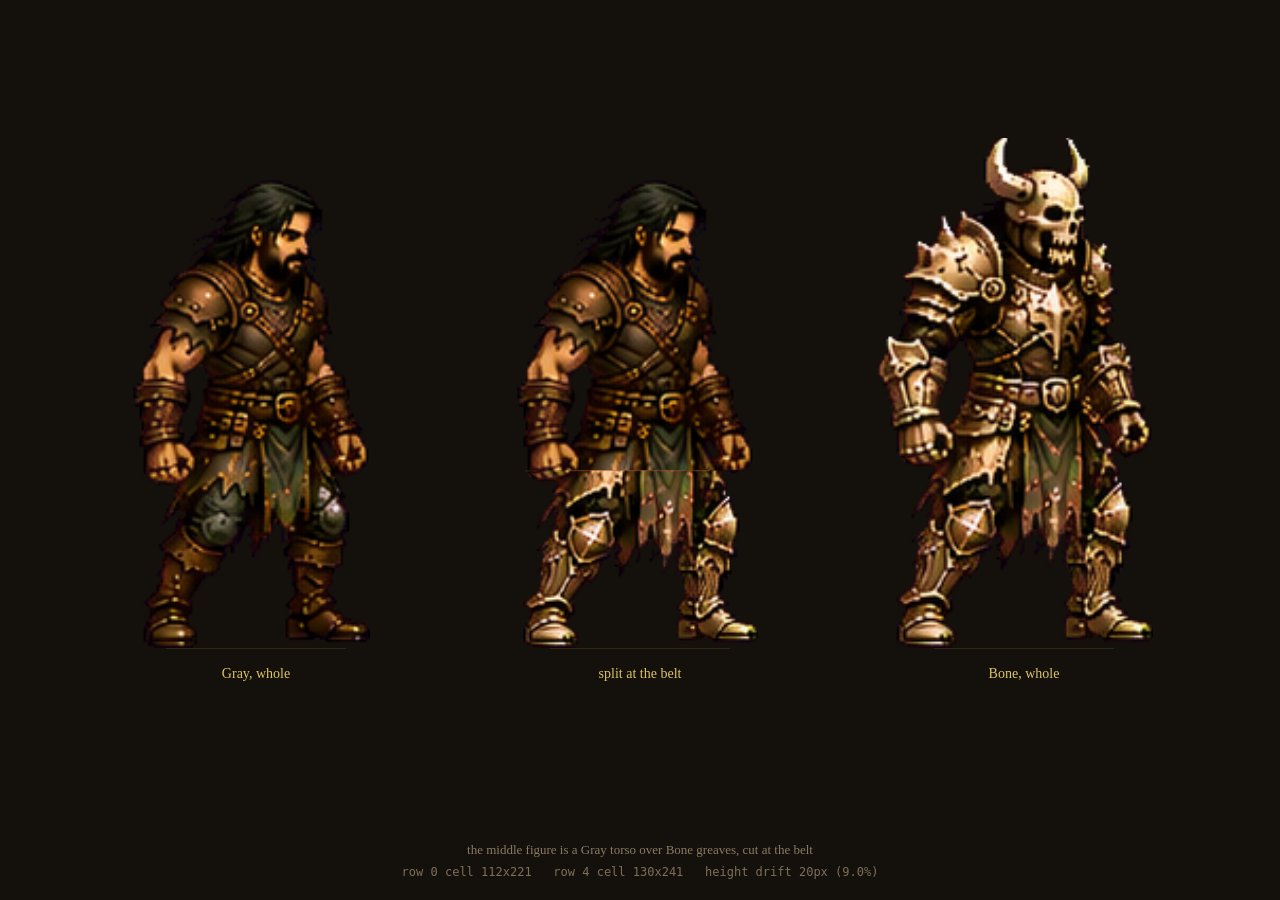
<file: tools/hero.html>
<!doctype html>
<meta charset="utf-8">
<title>Split-tier test</title>
<!--
  Can the body be cut in half and taken from two different tiers?

  Every row of a tier sheet is the same character in the same pose, so in
  principle the legs could come from the Gold row and the torso from the Gray
  one, and the hero would wear his boots and his cuirass separately without a
  single new sprite. This page draws exactly that, against the unsplit figure,
  so the seam can be judged rather than argued about.
-->
<style>
  :root { color-scheme: dark; }
  body {
    margin: 0; background: #14100c; color: #cbbfa8;
    font: 13px/1.5 "Iowan Old Style", Georgia, serif;
  }
  canvas { display: block; width: 100vw; height: 100vh; }
</style>

<canvas id="cv"></canvas>

<script type="module">
import * as Atlas from '../js/atlas.js';

const SHEET = '../art/warrior-combat.png';
const COLS = 4, ROWS = 5;
const POSE = 0;              // standing
const BODY_TIER = 0;         // Gray torso
const BOOT_TIER = 4;         // Bone greaves
const WAIST = 0.62;          // fraction of the figure's height that is "legs"

const cv = document.getElementById('cv');
const ctx = cv.getContext('2d');

function frame() {
  requestAnimationFrame(frame);

  const r = cv.getBoundingClientRect(), d = devicePixelRatio || 1;
  if (cv.width !== r.width * d || cv.height !== r.height * d) {
    cv.width = r.width * d; cv.height = r.height * d;
  }
  ctx.setTransform(d, 0, 0, d, 0, 0);
  ctx.fillStyle = '#14100c';
  ctx.fillRect(0, 0, r.width, r.height);

  const sh = Atlas.sheet(SHEET, COLS, ROWS, { auto: true });
  if (!sh) return;

  const ref = sh.cells[BODY_TIER * COLS + POSE];
  const baseline = r.height * 0.72;
  const scale = Math.min(r.height * 0.52 / ref.h, r.width * 0.22 / ref.w);

  const x1 = r.width * 0.2, x2 = r.width * 0.5, x3 = r.width * 0.8;

  whole(sh, BODY_TIER, x1, baseline, scale, 'Gray, whole');
  split(sh, BODY_TIER, BOOT_TIER, x2, baseline, scale);
  whole(sh, BOOT_TIER, x3, baseline, scale, 'Bone, whole');

  ctx.textAlign = 'center';
  ctx.fillStyle = '#8a7c62';
  ctx.font = '13px "Iowan Old Style", Georgia, serif';
  ctx.fillText('the middle figure is a Gray torso over Bone greaves, cut at the belt',
    r.width / 2, r.height - 46);
  ctx.fillStyle = '#7d705a';
  ctx.font = '12px ui-monospace, Menlo, monospace';
  const a = sh.cells[BODY_TIER * COLS + POSE], b = sh.cells[BOOT_TIER * COLS + POSE];
  ctx.fillText(`row ${BODY_TIER} cell ${a.w}x${a.h}   row ${BOOT_TIER} cell ${b.w}x${b.h}   `
    + `height drift ${(b.h - a.h)}px (${((b.h / a.h - 1) * 100).toFixed(1)}%)`,
    r.width / 2, r.height - 24);
}

function whole(sh, tier, x, baseline, scale, label) {
  Atlas.drawSprite(ctx, sh, tier * COLS + POSE, x, baseline, scale, false);
  caption(x, baseline, label);
}

/**
 * The same figure, torso from one row and legs from another.
 *
 * Both halves are anchored on their own footprint the way the renderer does it,
 * then each is clipped to its share of the height — so if the two rows really
 * are the same drawing, the seam lands in the same place on both and the join
 * is invisible.
 */
function split(sh, topTier, botTier, x, baseline, scale) {
  const top = sh.cells[topTier * COLS + POSE];
  const bot = sh.cells[botTier * COLS + POSE];
  const h = top.h * scale;
  const cut = baseline - h * (1 - WAIST);

  // legs first, clipped to below the belt
  ctx.save();
  ctx.beginPath();
  ctx.rect(x - 200, cut, 400, baseline - cut + 40);
  ctx.clip();
  Atlas.drawSprite(ctx, sh, botTier * COLS + POSE, x, baseline, (top.h / bot.h) * scale, false);
  ctx.restore();

  // torso above it
  ctx.save();
  ctx.beginPath();
  ctx.rect(x - 200, baseline - h - 40, 400, (baseline - h - 40 < cut ? cut - (baseline - h - 40) : 0));
  ctx.clip();
  Atlas.drawSprite(ctx, sh, topTier * COLS + POSE, x, baseline, scale, false);
  ctx.restore();

  ctx.strokeStyle = 'rgba(255,120,60,.35)';
  ctx.beginPath();
  ctx.moveTo(x - 70, cut + 0.5); ctx.lineTo(x + 70, cut + 0.5);
  ctx.stroke();

  caption(x, baseline, 'split at the belt');
}

function caption(x, baseline, label) {
  ctx.textAlign = 'center';
  ctx.strokeStyle = 'rgba(224,196,99,.12)';
  ctx.beginPath();
  ctx.moveTo(x - 90, baseline + 0.5); ctx.lineTo(x + 90, baseline + 0.5);
  ctx.stroke();
  ctx.fillStyle = '#e0c463';
  ctx.font = '14px "Iowan Old Style", Georgia, serif';
  ctx.fillText(label, x, baseline + 30);
}

requestAnimationFrame(frame);
</script>
</file>
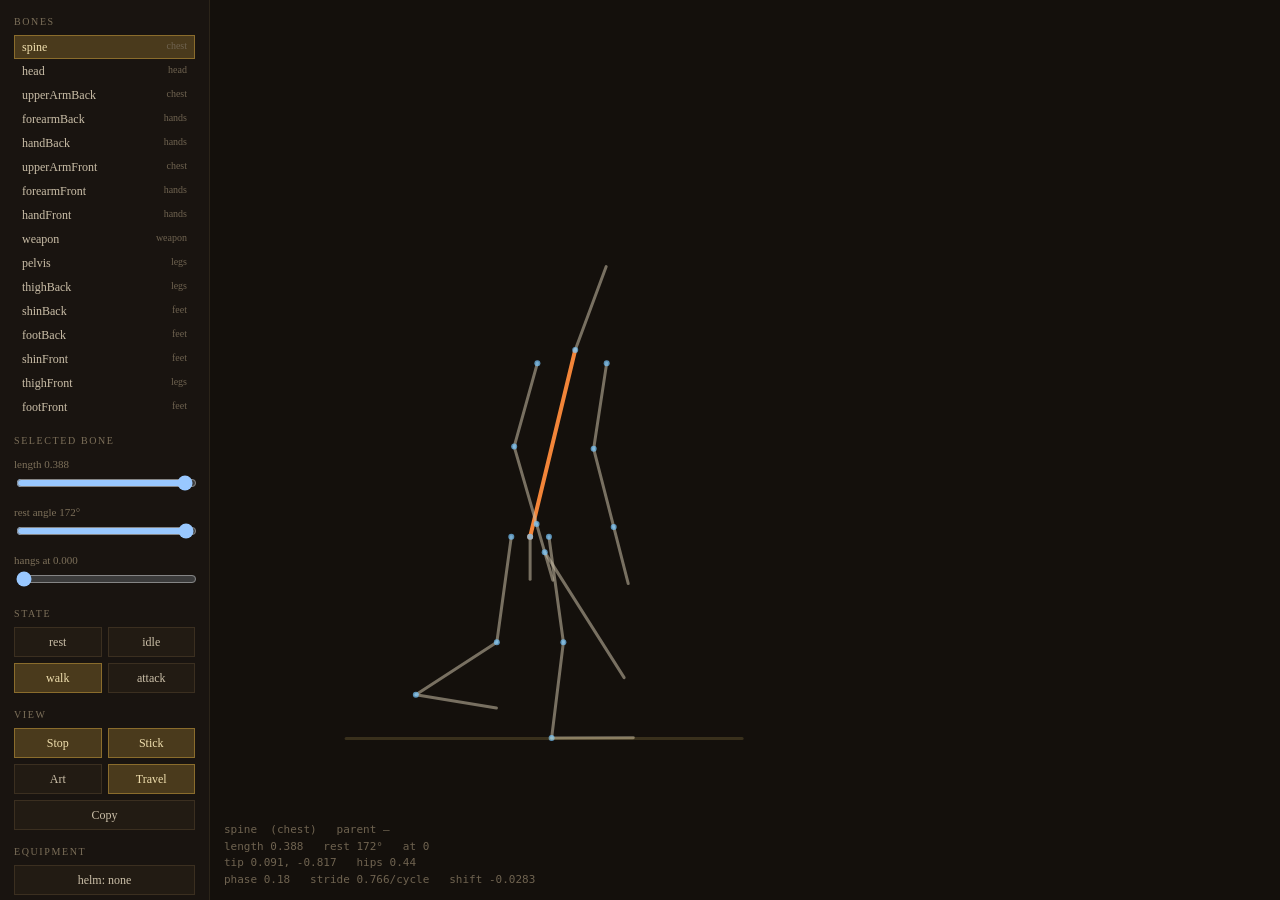
<file: tools/rig.html>
<!doctype html>
<meta charset="utf-8">
<title>Rig editor</title>
<!--
  The skeleton on its own, and then art hung on it.

  Judging a walk with armour on it is judging two things at once. Here the
  stick figure is the default and the art is a toggle, so a limp is either in
  the angles or it is not — and a piece of equipment can only ever be wrong
  about how it looks, never about how long a limb is.
-->
<style>
  :root { color-scheme: dark; }
  body {
    margin: 0; background: #14100c; color: #cbbfa8;
    font: 13px/1.5 "Iowan Old Style", Georgia, serif;
    display: grid; grid-template-columns: 210px 1fr; height: 100vh;
  }
  aside { padding: 14px; border-right: 1px solid #2b2419; background: #191410; overflow-y: auto; }
  h2 { font-size: 10px; letter-spacing: .16em; text-transform: uppercase; color: #7d705a; margin: 14px 0 6px; font-weight: normal; }
  h2:first-child { margin-top: 0; }
  .bone {
    padding: 2px 7px; cursor: pointer; font-size: 12px; border: 1px solid transparent;
    display: flex; justify-content: space-between;
  }
  .bone:hover { background: #221b13; }
  .bone.sel { background: #4a3a1c; border-color: #8a6c2c; color: #f0dfae; }
  .bone em { color: #6f6350; font-style: normal; font-size: 10px; }
  .row { display: flex; gap: 6px; margin: 6px 0; }
  button {
    flex: 1; background: #221b13; color: #cbbfa8; border: 1px solid #3b2f20;
    padding: 5px 8px; font: inherit; font-size: 12px; cursor: pointer;
  }
  button.on { background: #4a3a1c; border-color: #8a6c2c; color: #f0dfae; }
  label { display: block; font-size: 11px; color: #7d705a; margin-top: 8px; }
  input[type=range] { width: 100%; }
  main { position: relative; overflow: hidden; }
  canvas { display: block; width: 100%; height: 100vh; }
  #num {
    position: absolute; left: 14px; bottom: 12px; font-size: 11px; color: #6f6350;
    font-family: ui-monospace, Menlo, monospace; white-space: pre; pointer-events: none;
  }
  textarea {
    position: absolute; inset: 40px; display: none; background: #0f0c09; color: #cbbfa8;
    border: 1px solid #33291c; font: 11px/1.5 ui-monospace, Menlo, monospace; padding: 12px;
  }
  /* Shot mode: the page is a camera, not an editor. Everything with an opinion
     about layout goes away so the canvas is exactly the pixels asked for. */
  body.shot { display: block; background: transparent; }
  body.shot aside, body.shot #num, body.shot textarea { display: none; }
  body.shot canvas { width: auto; height: auto; }
</style>

<aside>
  <h2>Bones</h2>
  <div id="list"></div>

  <h2>Selected bone</h2>
  <label>length <span id="lenV"></span></label>
  <input type="range" id="len" min="0.02" max="0.40" step="0.005">
  <label>rest angle <span id="restV"></span></label>
  <input type="range" id="rest" min="-0.5" max="0.5" step="0.005">
  <label>hangs at <span id="atV"></span></label>
  <input type="range" id="at" min="0" max="1" step="0.01">

  <h2>State</h2>
  <div class="row"><button data-state="rest">rest</button><button data-state="idle">idle</button></div>
  <div class="row"><button data-state="walk">walk</button><button data-state="attack">attack</button></div>

  <h2>View</h2>
  <div class="row"><button id="bPlay">Play</button><button id="bStick">Stick</button></div>
  <div class="row"><button id="bArt">Art</button><button id="bTravel">Travel</button></div>
  <div class="row"><button id="bCopy">Copy</button></div>

  <h2>Equipment</h2>
  <div class="row"><button id="bHelm">helm: none</button></div>
  <div class="row"><button id="bChest">chest: none</button></div>
  <div class="row"><button id="bGlove">gloves: none</button></div>
  <div class="row"><button id="bLegs">legs: none</button></div>
  <div class="row"><button id="bBoot">boots: none</button></div>

  <h2>Hide slot</h2>
  <div class="row"><button data-slot="head">helm</button><button data-slot="chest">chest</button></div>
  <div class="row"><button data-slot="hands">hands</button><button data-slot="legs">legs</button></div>
  <div class="row"><button data-slot="feet">feet</button></div>
</aside>

<main>
  <canvas id="cv"></canvas>
  <div id="num"></div>
  <textarea id="out" spellcheck="false"></textarea>
</main>

<script type="module">
import * as Atlas from '../js/atlas.js';
import * as Rig from '../js/rig.js';

const GLOVES = '../art/gloves-01.png';
const BOOTS = '../art/more-feet.png';
const CHEST = '../art/torso-arm.png';
const HELM = '../art/hair-helmets.png';
const LEGS = '../art/legs-01.png';
const THIGH = '../art/thigh-02.png';
const CLOTH = '../art/cloth-garmets.png';
const WEAPON = '../art/weapon-03.png';
const BANDS = ['none', 'leather', 'steel', 'gold', 'crystal', 'bone'];

// --- driven from the URL ----------------------------------------------------
//
// The editor is also the camera. `tools/gauntlet/shot.mjs` cannot click
// buttons, so every control that decides what a frame *looks like* has to be
// reachable from the query string — and reachable deterministically, which is
// the harder half: a screenshot tool that races the animation clock produces a
// different picture every run and no critique of it means anything.
//
//   tier=1..5    wear one band in all five slots (1 = Gray … 5 = Gold)
//   state=rest|idle|walk|attack     which entry in ANIMS to pose from
//   frame=N&frames=M                phase = N/M. Default M is 4, the number of
//                                   strides in art/warrior-walk.png, so frame
//                                   numbers line up with the sheet's columns.
//   p=0..1       the phase directly, if a frame index is the wrong unit
//   art=0|1  stick=0|1  travel=0|1
//   shot=1       hide the editor; the canvas becomes the whole page
//   w= h=        canvas size in device pixels (shot mode forces dpr 1)
//   fh=          figure height in pixels; by= baseline as a fraction of h
//   bg=none      no fill — a transparent PNG
//
// `state=attack` works the moment `ANIMS.attack` exists; until then it falls
// back to the rest pose rather than throwing, because a missing animation is a
// thing to see, not a stack trace.
const Q = new URLSearchParams(location.search);
const qNum = (k, d) => (Q.has(k) ? +Q.get(k) : d);
const qBool = (k, d) => (Q.has(k) ? Q.get(k) !== '0' && Q.get(k) !== 'false' : d);
const SHOT = Q.has('shot');
const tier = Q.has('tier') ? Math.max(1, Math.min(5, qNum('tier', 1))) - 1 : -1;

const S = {
  sel: 'spine',
  // In shot mode the clock is stopped by default: the frame is whatever the
  // URL asked for, not whatever the animation had reached when the shutter fell.
  play: qBool('play', !SHOT),
  stick: qBool('stick', !SHOT),
  art: qBool('art', SHOT),
  travel: qBool('travel', !SHOT),
  state: Q.get('state') || 'walk',
  p: Q.has('p') ? qNum('p', 0) : (qNum('frame', 0) / qNum('frames', 4)),
  hide: {},
  glove: tier, boot: tier, chest: tier, helm: tier, legs: tier,
};
S.p = ((S.p % 1) + 1) % 1;
if (SHOT) document.body.classList.add('shot');
const cv = document.getElementById('cv');
const ctx = cv.getContext('2d');
const out = document.getElementById('out');

const list = document.getElementById('list');
list.innerHTML = Rig.BONES.map(b =>
  `<div class="bone" data-k="${b.key}">${b.key}<em>${b.slot}</em></div>`).join('');
list.onclick = (e) => {
  const el = e.target.closest('.bone');
  if (el) { S.sel = el.dataset.k; syncBone(); }
};

const bone = () => Rig.BONES.find(b => b.key === S.sel);
const SLIDERS = { len: 'length', rest: 'rest', at: 'at' };
const show = (key, v) => (key === 'rest' ? (v * 360).toFixed(0) + '°' : v.toFixed(3));

function syncBone() {
  for (const el of list.children) el.classList.toggle('sel', el.dataset.k === S.sel);
  const b = bone();
  for (const [id, key] of Object.entries(SLIDERS)) {
    document.getElementById(id).value = b[key];
    document.getElementById(id + 'V').textContent = show(key, b[key]);
  }
}
for (const [id, key] of Object.entries(SLIDERS)) {
  document.getElementById(id).oninput = (e) => {
    const v = +e.target.value;
    bone()[key] = v;
    document.getElementById(id + 'V').textContent = show(key, v);
  };
}
syncBone();

const btn = (id, fn) => document.getElementById(id).onclick = (e) => fn(e.target);
btn('bPlay', (t) => { S.play = !S.play; t.classList.toggle('on', S.play); t.textContent = S.play ? 'Stop' : 'Play'; });
btn('bStick', (t) => { S.stick = !S.stick; t.classList.toggle('on', S.stick); });
btn('bArt', (t) => { S.art = !S.art; t.classList.toggle('on', S.art); });
btn('bTravel', (t) => { S.travel = !S.travel; t.classList.toggle('on', S.travel); });
btn('bHelm', (t) => {
  S.helm = S.helm >= 4 ? -1 : S.helm + 1;
  t.textContent = 'helm: ' + BANDS[S.helm + 1];
  t.classList.toggle('on', S.helm >= 0);
});
btn('bChest', (t) => {
  S.chest = S.chest >= 4 ? -1 : S.chest + 1;
  t.textContent = 'chest: ' + BANDS[S.chest + 1];
  t.classList.toggle('on', S.chest >= 0);
});
btn('bGlove', (t) => {
  S.glove = S.glove >= 4 ? -1 : S.glove + 1;
  t.textContent = 'gloves: ' + BANDS[S.glove + 1];
  t.classList.toggle('on', S.glove >= 0);
});
btn('bLegs', (t) => {
  S.legs = S.legs >= 4 ? -1 : S.legs + 1;
  t.textContent = 'legs: ' + BANDS[S.legs + 1];
  t.classList.toggle('on', S.legs >= 0);
});
btn('bBoot', (t) => {
  S.boot = S.boot >= 4 ? -1 : S.boot + 1;
  t.textContent = 'boots: ' + BANDS[S.boot + 1];
  t.classList.toggle('on', S.boot >= 0);
});
btn('bCopy', () => {
  out.style.display = out.style.display === 'block' ? 'none' : 'block';
  out.value = 'export const BONES = [\n' + Rig.BONES.map(b =>
    `  { key: '${b.key}',`.padEnd(28)
    + ` parent: ${b.parent ? `'${b.parent}'` : 'null'},`.padEnd(26)
    + ` at: ${b.at},`.padEnd(11)
    + ` length: ${b.length.toFixed(3)},`
    + ` rest: ${b.rest.toFixed(3)},`
    + ` z: ${b.z},`.padEnd(7)
    + ` slot: '${b.slot}' },`).join('\n') + '\n];\n';
  out.select();
});
for (const b of document.querySelectorAll('[data-slot]')) {
  b.onclick = () => { const k = b.dataset.slot; S.hide[k] = !S.hide[k]; b.classList.toggle('on', S.hide[k]); };
}
const stateBtns = [...document.querySelectorAll('[data-state]')];
function syncState() {
  for (const b of stateBtns) b.classList.toggle('on', b.dataset.state === S.state);
}
for (const b of stateBtns) b.onclick = () => { S.state = b.dataset.state; syncState(); };
syncState();

// The panel has to agree with the URL, or a link shared out of the editor opens
// showing one thing and claiming another.
document.getElementById('bPlay').classList.toggle('on', S.play);
document.getElementById('bPlay').textContent = S.play ? 'Stop' : 'Play';
document.getElementById('bStick').classList.toggle('on', S.stick);
document.getElementById('bArt').classList.toggle('on', S.art);
document.getElementById('bTravel').classList.toggle('on', S.travel);
for (const [id, k] of [['bHelm', 'helm'], ['bChest', 'chest'], ['bGlove', 'glove'], ['bLegs', 'legs'], ['bBoot', 'boot']]) {
  const t = document.getElementById(id);
  t.textContent = t.textContent.split(':')[0] + ': ' + BANDS[S[k] + 1];
  t.classList.toggle('on', S[k] >= 0);
}

// Equipment, keyed by bone. Both sides wear the same images — the renderer is
// what puts one behind the body, not a second drawing.
// How many requested slots have not decoded yet. A screenshot taken before the
// sheets land is a stick figure in a wig; `shot.mjs` waits on this reaching 0.
let pending = 0;

function equipment() {
  const art = {};
  pending = 0;
  const wear = (sh, c) => ({ canvas: sh.canvas, x: c.x, y: c.y, w: c.w, h: c.h });
  const need = (want, sh) => { if (want && !sh) pending++; return sh; };
  const gl = need(S.glove >= 0, Atlas.sheet(GLOVES, 2, 5, { auto: true }));
  if (S.glove >= 0 && gl) {
    const f = gl.cells[S.glove * 2], h = gl.cells[S.glove * 2 + 1];
    if (f && h) {
      art.forearmBack = art.forearmFront = wear(gl, f);
      art.handBack = art.handFront = wear(gl, h);
    }
  }
  const hm = need(S.helm >= 0, Atlas.sheet(HELM, 1, 5, { auto: true }));
  if (S.helm >= 0 && hm && hm.cells[S.helm]) art.head = wear(hm, hm.cells[S.helm]);
  const ch = need(S.chest >= 0, Atlas.sheet(CHEST, 2, 5, { auto: true }));
  if (S.chest >= 0 && ch) {
    const torso = ch.cells[S.chest * 2], arm = ch.cells[S.chest * 2 + 1];
    if (torso && arm) {
      art.spine = wear(ch, torso);
      art.upperArmBack = art.upperArmFront = wear(ch, arm);
    }
  }
  // Column 0 only. Column 1 of `legs-01.png` is a greave, not a thigh — the
  // same shin piece the boots sheet already supplies — and hanging it on the
  // thighs put the identical lion or skull guard twice down one leg.
  const lg = need(S.legs >= 0, Atlas.sheet(LEGS, 2, 5, { auto: true }));
  if (S.legs >= 0 && lg) {
    const hip = lg.cells[S.legs * 2];
    if (hip) art.pelvis = wear(lg, hip);
  }
  // The cuisse the legs sheet never contained, on the same band: one hero does
  // not wear a steel faulds over a gold thigh, so it follows `S.legs`.
  const th = need(S.legs >= 0, Atlas.sheet(THIGH, 1, 5, { auto: true }));
  if (S.legs >= 0 && th && th.cells[S.legs]) {
    art.thighBack = art.thighFront = wear(th, th.cells[S.legs]);
  }
  // The surcoat, on the legs band like the cuisse. `drawSurcoat` reads it.
  const cl = need(S.legs >= 0, Atlas.sheet(CLOTH, 1, 5, { auto: true }));
  if (S.legs >= 0 && cl && cl.cells[S.legs]) art.cloth = wear(cl, cl.cells[S.legs]);
  // Five blades across one row: the band is the cell.
  const wp = need(S.glove >= 0, Atlas.sheet(WEAPON, 5, 1, { auto: true }));
  if (S.glove >= 0 && wp && wp.cells[S.glove]) art.weapon = wear(wp, wp.cells[S.glove]);
  const bt = need(S.boot >= 0, Atlas.sheet(BOOTS, 2, 5, { auto: true }));
  if (S.boot >= 0 && bt) {
    const s = bt.cells[S.boot * 2], f = bt.cells[S.boot * 2 + 1];
    if (s && f) {
      art.shinBack = art.shinFront = wear(bt, s);
      art.footBack = art.footFront = wear(bt, f);
    }
  }
  return art;
}

let last = performance.now();

/**
 * The pose for the current state and phase.
 *
 * The editor used to read `ANIMS.walk` unconditionally and show the rest pose
 * whenever the clock was stopped, which conflated two different questions —
 * "which animation" and "is it running". They are separate now, so a single
 * frame of a named state can be asked for and got.
 */
function poseNow(p = S.p) {
  if (S.state === 'rest') return Rig.REST;
  const anim = Rig.ANIMS[S.state];
  return anim ? anim(p) : Rig.REST;
}

function frame(now) {
  requestAnimationFrame(frame);
  const dt = Math.min(0.05, (now - last) / 1000); last = now;
  if (S.play) S.p = (S.p + dt) % 1;

  // Shot mode sizes the buffer from the URL and pins the ratio to 1, because a
  // screenshot whose dimensions depend on the machine's display scaling is not
  // a measurement of anything.
  let w, hgt, d;
  if (SHOT) {
    w = qNum('w', 480); hgt = qNum('h', 720); d = 1;
    if (cv.width !== w || cv.height !== hgt) { cv.width = w; cv.height = hgt; }
    cv.style.width = w + 'px'; cv.style.height = hgt + 'px';
  } else {
    const r = cv.getBoundingClientRect();
    d = devicePixelRatio || 1;
    w = r.width; hgt = r.height;
    if (cv.width !== w * d || cv.height !== hgt * d) { cv.width = w * d; cv.height = hgt * d; }
  }
  ctx.setTransform(d, 0, 0, d, 0, 0);
  ctx.clearRect(0, 0, w, hgt);
  if (Q.get('bg') !== 'none') {
    ctx.fillStyle = Q.get('bg') || '#14100c';
    ctx.fillRect(0, 0, w, hgt);
  }

  const h = qNum('fh', hgt * (SHOT ? 0.78 : 0.55));
  const y = hgt * qNum('by', SHOT ? 0.94 : 0.82);
  // The hero advances a stride a cycle; `shift` only holds what is left over.
  // With travel off the figure walks on the spot, which is the honest way to
  // see that a foot cannot stay put unless the body moves.
  const span = w * 0.6;
  const walked = S.travel ? ((S.p * Rig.STRIDE * h) % span) : 0;
  const x = (SHOT && !S.travel ? w * 0.5 : w * 0.25) + walked;
  // `strip=N` lays N phases of the state across the canvas instead of one, which
  // is the only way to judge a *clip*. A hand-written cycle can be read a frame
  // at a time because someone chose every frame; a baked mocap take cannot —
  // what goes wrong with it is continuity, and continuity is invisible in a
  // single picture and unmeasurable in a moving one.
  const strip = Math.max(0, qNum('strip', 0));
  if (strip > 1) {
    const gear = S.art ? equipment() : (pending = 0, null);
    for (let i = 0; i < strip; i++) {
      const px = w * ((i + 0.5) / strip);
      const angles = poseNow(i / (strip - 1));
      if (gear) Rig.drawParts(ctx, px, y, h, false, angles, gear, { hide: S.hide });
      if (S.stick) Rig.drawStick(ctx, px, y, h, false, angles, { sel: S.sel });
    }
    if (!pending) document.body.dataset.ready = '1';
    if (SHOT) return;
  }

  const angles = poseNow();

  if (S.art) Rig.drawParts(ctx, x, y, h, false, angles, equipment(), { hide: S.hide });
  else pending = 0;
  if (S.stick) Rig.drawStick(ctx, x, y, h, false, angles, { sel: S.sel });

  // The one flag the screenshot tool waits on. It goes up only after a frame
  // has been drawn with every requested sheet decoded — an earlier shutter
  // catches a naked skeleton and the round is wasted arguing about armour that
  // was simply not loaded yet.
  if (!pending) document.body.dataset.ready = '1';

  if (SHOT) return;
  const b = bone();
  const j = Rig.solve(angles)[S.sel];
  document.getElementById('num').textContent =
    `${b.key}  (${b.slot})   parent ${b.parent || '—'}\n`
    + `length ${b.length.toFixed(3)}   rest ${(b.rest * 360).toFixed(0)}°   at ${b.at}\n`
    + `tip ${j.tx.toFixed(3)}, ${j.ty.toFixed(3)}   hips ${Rig.HIP}\n`
    + `phase ${S.p.toFixed(2)}   stride ${Rig.STRIDE.toFixed(3)}/cycle   shift ${(angles.shift || 0).toFixed(4)}`;
}

requestAnimationFrame(frame);
</script>
</file>
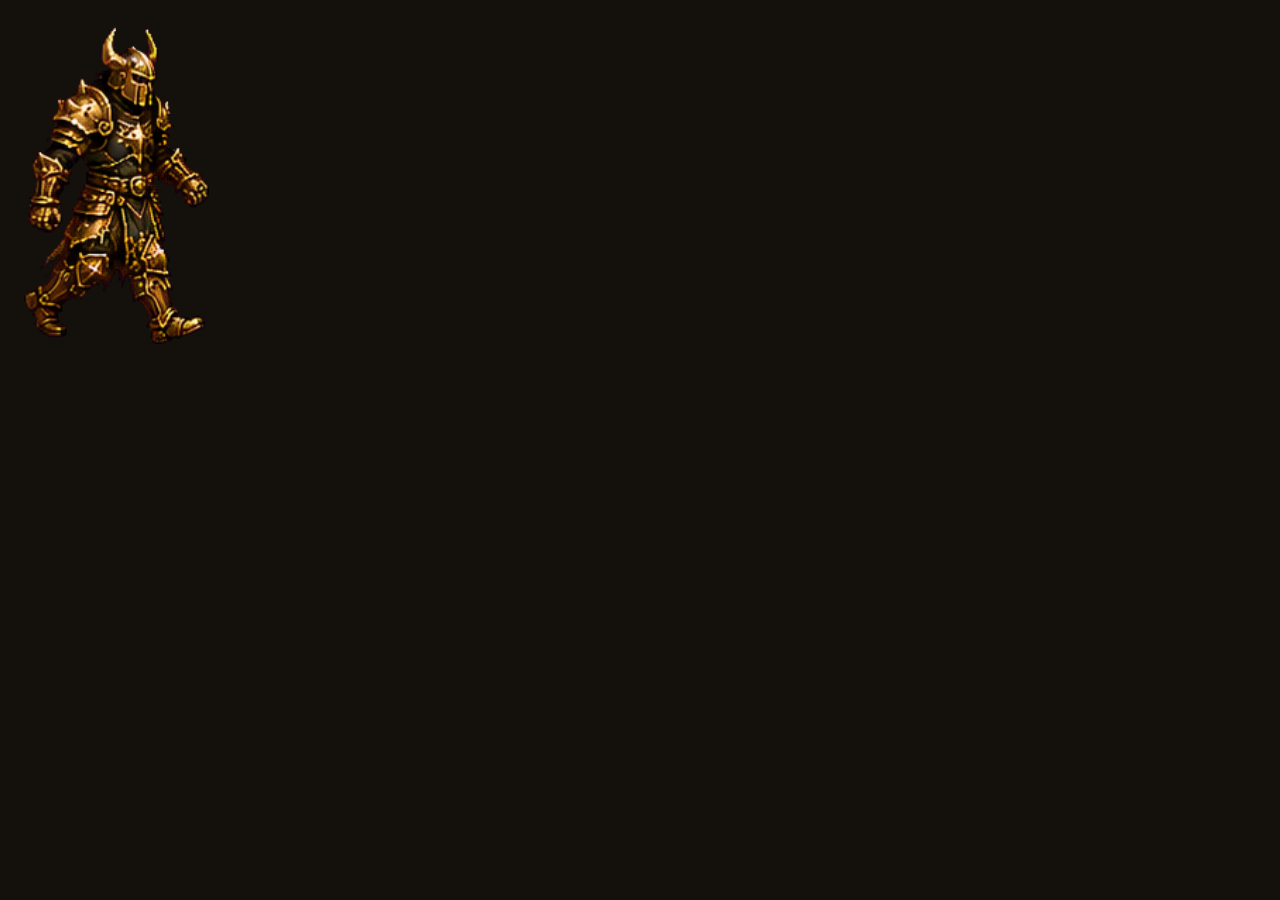
<file: tools/gauntlet/strip.html>
<!doctype html>
<meta charset="utf-8">
<title>Phase strip</title>
<!--
  Four phases as a set: the bar's four strides on the top row, the rig's four
  frames underneath, same figure height, same ground line, columns aligned.

  Judging one frame against one cell tells you about a pose. The walk is a
  *cycle*, and the thing that betrays a rig is the set — an even, narrow
  four-beat where the bar has reach, pass, contact, reach. This is the
  instrument for that, and it is deliberately labelled, because unlike
  compare.html it is not a blind lineup: it is the working view.
-->
<style>html,body{margin:0;background:#14100c}canvas{display:block}</style>
<canvas id="cv"></canvas>
<script type="module">
import * as Atlas from '../../js/atlas.js';

const Q = new URLSearchParams(location.search);
const n = (k, d) => (Q.has(k) ? +Q.get(k) : d);
const SHEET = Q.get('sheet') || '../../art/warrior-walk.png';
const COLS = n('cols', 4), ROWS = n('rows', 5), ROW = n('row', 2);
const TARGET = n('target', 320), PAD = n('pad', 24);
const rigs = (Q.get('rigs') || '').split(',').filter(Boolean).map(s => {
  const i = new Image(); i.src = s; return i;
});

const cv = document.getElementById('cv');
const ctx = cv.getContext('2d');

function contentBox(img) {
  const c = document.createElement('canvas');
  c.width = img.naturalWidth; c.height = img.naturalHeight;
  const x = c.getContext('2d', { willReadFrequently: true });
  x.drawImage(img, 0, 0);
  const d = x.getImageData(0, 0, c.width, c.height).data;
  let x0 = c.width, y0 = c.height, x1 = -1, y1 = -1;
  for (let py = 0; py < c.height; py++) for (let px = 0; px < c.width; px++) {
    if (d[(py * c.width + px) * 4 + 3] < 24) continue;
    if (px < x0) x0 = px; if (px > x1) x1 = px;
    if (py < y0) y0 = py; if (py > y1) y1 = py;
  }
  return x1 < 0 ? null : { x: x0, y: y0, w: x1 - x0 + 1, h: y1 - y0 + 1 };
}

function draw() {
  const sheet = Atlas.sheet(SHEET, COLS, ROWS, { auto: true });
  if (!sheet) return false;
  if (rigs.some(r => !r.complete || !r.naturalWidth)) return false;

  const cells = [];
  for (let c = 0; c < 4; c++) cells.push(sheet.cells[ROW * COLS + c]);
  if (cells.some(c => !c)) { window.__strip = { ok: false, error: 'no cell' }; return true; }
  const boxes = rigs.map(contentBox);

  // One scale for the whole bar row and one for the whole rig row, taken from
  // the tallest cell — scaling each cell to the same height would erase the
  // bob, which is exactly what is being judged.
  const barH = Math.max(...cells.map(c => c.h));
  const rigH = Math.max(...boxes.map(b => b ? b.h : 1));
  const kBar = TARGET / barH, kRig = TARGET / rigH;
  const colW = Math.ceil(Math.max(
    ...cells.map(c => c.w * kBar), ...boxes.map(b => b.w * kRig)) + PAD * 2);
  const rowH = Math.ceil(TARGET + PAD * 2);

  cv.width = colW * 4; cv.height = rowH * 2;
  ctx.fillStyle = '#14100c'; ctx.fillRect(0, 0, cv.width, cv.height);

  const ground = (r) => r * rowH + rowH - PAD;
  for (let c = 0; c < 4; c++) {
    const cell = cells[c], w = cell.w * kBar, h = cell.h * kBar;
    ctx.drawImage(sheet.canvas, cell.x, cell.y, cell.w, cell.h,
      c * colW + (colW - w) / 2, ground(0) - h, w, h);
    const b = boxes[c], rw = b.w * kRig, rh = b.h * kRig;
    ctx.drawImage(rigs[c], b.x, b.y, b.w, b.h,
      c * colW + (colW - rw) / 2, ground(1) - rh, rw, rh);
  }
  ctx.strokeStyle = 'rgba(224,196,99,.35)';
  for (let r = 0; r < 2; r++) {
    ctx.beginPath(); ctx.moveTo(0, ground(r) + .5); ctx.lineTo(cv.width, ground(r) + .5); ctx.stroke();
  }
  ctx.strokeStyle = 'rgba(203,191,168,.16)';
  for (let c = 1; c < 4; c++) { ctx.beginPath(); ctx.moveTo(c * colW, 0); ctx.lineTo(c * colW, cv.height); ctx.stroke(); }
  ctx.beginPath(); ctx.moveTo(0, rowH + .5); ctx.lineTo(cv.width, rowH + .5); ctx.stroke();

  window.__strip = { ok: true, cells: sheet.cells.length, width: cv.width, height: cv.height };
  return true;
}

function tick() {
  if (draw()) { document.body.dataset.ready = '1'; return; }
  requestAnimationFrame(tick);
}
requestAnimationFrame(tick);
</script>
</file>
<file: css/style.css>
/* Crypt Heroes — gothic UI. Everything is drawn, nothing is loaded. */

:root {
  --ink:#0a0806;
  --stone:#1a1512;
  --stone2:#0f0c0a;
  --gild:#c8a24a;
  --gild-dim:#8a6d2c;
  --parch:#d8c9a8;
  --blood:#8e1a12;
  --blood-lit:#d6352a;
  --mana:#2b4d8e;
  --rage:#b8801e;
  /* The five rarity bands. DESIGN.md has declared these since the system was
     written and the stylesheet never defined them, so every `var(--band)` in
     the tier ladder resolved to nothing: the lit pips had no colour, the next
     pip had no outline, and the ladder that is supposed to read gray-to-gold
     was five identical dashes on every card in the game. */
  --band-gray:#9a9184;
  --band-green:#5fa860;
  --band-blue:#4f86c6;
  --band-purple:#9a5fc0;
  --band-gold:#d8b45c;
}

* { box-sizing:border-box; -webkit-tap-highlight-color:transparent; }

/* One serif, no exceptions. Buttons and inputs do not inherit type by default,
   so seven controls — the runes, the minimap, both panel closes, the gear
   globe, the volume slider — were rendering in Arial against a design rule
   that says there is never a sans anywhere. */
button, input, select, textarea { font:inherit; color:inherit; }

html, body {
  margin:0; padding:0; height:100%; overflow:hidden;
  background:var(--ink); color:var(--parch);
  font-family:"Iowan Old Style","Palatino Linotype",Palatino,Georgia,serif;
  user-select:none; -webkit-user-select:none;
}

#app { position:fixed; inset:0; }
#game { position:absolute; inset:0; width:100%; height:100%; display:block; cursor:crosshair; }

/* ---------- shared plate look ---------- */
.plate, .panel, #depthPlate, #waveWrap, .skullCount {
  background:linear-gradient(180deg,#221b16,#100c09);
  border:1px solid #3d3025;
  box-shadow:inset 0 1px 0 rgba(200,162,74,.18), 0 4px 14px rgba(0,0,0,.6);
}

/* ---------- top bar ---------- */
#top {
  position:absolute; top:0; left:0; right:0;
  display:flex; align-items:flex-start; gap:8px; flex-wrap:wrap;
  padding:calc(env(safe-area-inset-top,0px) + 8px) 10px 0;
  pointer-events:none;
}
/* The bar needed 407px and would not wrap, so on a phone the purse and the ☰
   were clipped past the right edge — and `pointer-events:none` on the bar
   meant the lost strip had no fallback hit area at all. The wave readout takes
   its own row below the two ends instead of squeezing them out of the frame. */
@media (max-width:620px) {
  #waveWrap { order:3; flex:1 0 100%; max-width:none; margin-top:6px; padding:4px 10px 6px; }
  #waveText { font-size:10px; }
  #depthPlate { min-width:0; }
  #purse { margin-left:auto; }
}
#top > * { pointer-events:auto; }

#depthPlate { padding:6px 12px; border-radius:3px; min-width:118px; }
#stageName { font-size:14px; letter-spacing:.06em; color:var(--gild); }
#stageSub  { font-size:11px; opacity:.6; letter-spacing:.14em; text-transform:uppercase; }

#waveWrap { flex:1; max-width:300px; margin:0 auto; padding:6px 10px 8px; border-radius:3px; }
#waveText { font-size:11px; letter-spacing:.12em; text-transform:uppercase; opacity:.75; text-align:center; }
#waveBar { height:5px; margin-top:5px; background:#000; border:1px solid #3d3025; }
#waveBar i {
  display:block; height:100%; width:0%;
  background:linear-gradient(90deg,var(--blood),var(--blood-lit));
  transition:width .25s ease;
}

#purse { display:flex; align-items:center; gap:8px; }
.skullCount { padding:6px 12px; border-radius:3px; font-size:15px; color:var(--gild); white-space:nowrap; }
.plate {
  border-radius:3px; color:var(--parch); font:inherit; font-size:17px;
  padding:6px 11px; cursor:pointer;
  /* Thumb-sized. These two were 35x38 and 39x38 — under the 44px floor, and
     they are the first controls a confused player reaches for. */
  min-width:44px; min-height:44px;
}
.plate:active { transform:translateY(1px); }

/* ---------- toast + banner ---------- */
#toast {
  position:absolute; top:88px; left:50%; transform:translateX(-50%);
  font-size:14px; color:var(--parch); text-shadow:0 2px 6px #000;
  opacity:0; transition:opacity .3s; pointer-events:none; white-space:nowrap;
}
#toast.show { opacity:1; }

#bannerWrap { position:absolute; top:34%; left:0; right:0; text-align:center; pointer-events:none; }
#banner {
  display:inline-block; font-size:min(9vw,42px); letter-spacing:.16em;
  color:var(--gild); text-shadow:0 0 24px rgba(200,162,74,.5), 0 4px 10px #000;
  opacity:0; transform:scale(.9);
}
#banner.show { animation:bannerIn 2.1s ease forwards; }
@keyframes bannerIn {
  0%   { opacity:0; transform:scale(.86); }
  14%  { opacity:1; transform:scale(1); }
  72%  { opacity:1; transform:scale(1); }
  100% { opacity:0; transform:scale(1.05); }
}

/* ---------- bottom belt ---------- */
#belt {
  position:absolute; left:0; right:0; bottom:0;
  padding:0 6px calc(env(safe-area-inset-bottom,0px) + 6px);
  display:flex; align-items:flex-end; justify-content:space-between; gap:8px;
  pointer-events:none;
}
#belt > * { pointer-events:auto; }

.globe {
  position:relative; width:clamp(74px,17vw,104px); aspect-ratio:1; border-radius:50%;
  background:radial-gradient(circle at 34% 28%, #2a211a, #070504 70%);
  border:2px solid #3d3025;
  box-shadow:inset 0 0 22px rgba(0,0,0,.9), 0 0 16px rgba(0,0,0,.7);
  overflow:hidden; flex:none;
}
.fluid { position:absolute; inset:0; }
.fluid i {
  position:absolute; left:0; right:0; bottom:0; height:100%;
  transition:height .22s ease;
}
.fluid.hp i   { background:linear-gradient(180deg,var(--blood-lit),var(--blood) 45%,#4a0b07); }
.fluid.rage i { background:linear-gradient(180deg,#e0a63a,var(--rage) 45%,#6b4610); }
.globe::after {
  content:""; position:absolute; inset:0; border-radius:50%; pointer-events:none;
  background:radial-gradient(circle at 33% 24%, rgba(255,255,255,.22), transparent 42%),
             radial-gradient(circle at 50% 120%, rgba(0,0,0,.7), transparent 55%);
}
.globeText {
  position:absolute; inset:0; display:grid; place-items:center; z-index:2;
  font-size:12px; text-shadow:0 1px 3px #000; letter-spacing:.04em;
}
.globeBtn {
  position:absolute; inset:0; z-index:2; background:none; border:0;
  color:#120c04; font-size:clamp(24px,6vw,32px); cursor:pointer;
  text-shadow:0 1px 0 rgba(255,255,255,.35);
}
.globeBtn:active { transform:translateY(1px); }
#xpGlobe.ready { animation:pulseGild 1.4s ease-in-out infinite; }
@keyframes pulseGild {
  0%,100% { box-shadow:inset 0 0 22px rgba(0,0,0,.9), 0 0 10px rgba(200,162,74,.25); }
  50%     { box-shadow:inset 0 0 22px rgba(0,0,0,.9), 0 0 22px rgba(200,162,74,.75); }
}

#beltMid { flex:1; display:flex; flex-direction:column; align-items:center; gap:6px; min-width:0; padding-bottom:6px; }

#xpStrip {
  position:relative; width:min(360px,90%); height:14px;
  background:#000; border:1px solid #3d3025; border-radius:2px; overflow:hidden;
}
#xpStrip i {
  position:absolute; inset:0 auto 0 0; width:0%;
  background:linear-gradient(90deg,#3d6ab5,#7fb0f0); transition:width .2s ease;
}
#xpText {
  position:absolute; inset:0; display:grid; place-items:center;
  font-size:10px; letter-spacing:.14em; text-transform:uppercase;
  /* The strip fills with a light blue behind this text; parchment on that
     measured 1.37:1. The plate behind the glyphs travels with them. */
  text-shadow:0 1px 2px #000, 0 0 6px rgba(0,0,0,.9), 0 0 2px rgba(0,0,0,.9);
}

#skills { display:flex; gap:clamp(6px,2vw,12px); }
.rune {
  position:relative; width:clamp(48px,12vw,62px); aspect-ratio:1;
  border-radius:4px; border:1px solid #3d3025; cursor:pointer;
  background:linear-gradient(180deg,#2a211a,#0d0a08);
  box-shadow:inset 0 1px 0 rgba(200,162,74,.2), 0 3px 8px rgba(0,0,0,.6);
  display:grid; place-items:center; overflow:hidden;
  font-size:clamp(20px,5.4vw,26px); color:var(--gild);
  text-shadow:0 0 10px rgba(200,162,74,.45);
}
.rune .cd {
  position:absolute; left:0; right:0; bottom:0; height:0%;
  background:rgba(4,3,2,.82); transition:height .1s linear; pointer-events:none;
}
.rune .key {
  position:absolute; top:2px; left:4px; font-size:9px; opacity:.75;
  color:var(--parch); text-shadow:0 1px 2px #000;
}
.rune.ready { border-color:var(--gild-dim); }
.rune.cooling { color:#8f7c56; text-shadow:none; }   /* was 2.4:1 on its own plate */
.rune:active { transform:translateY(1px); }
.rune.fire { animation:runeFire .35s ease; }
@keyframes runeFire { 0%{ box-shadow:0 0 0 0 rgba(200,162,74,.7);} 100%{ box-shadow:0 0 0 16px rgba(200,162,74,0);} }

/* ---------- panels ---------- */
.panel {
  position:absolute; z-index:20;
  left:50%; top:50%; transform:translate(-50%,-50%);
  width:min(460px,92vw); max-height:82vh; overflow-y:auto;
  padding:14px 16px 18px; border-radius:4px;
  -webkit-overflow-scrolling:touch;
}
.panel.hidden, .hidden { display:none !important; }
.panelHead { display:flex; align-items:center; justify-content:space-between; }
.panelHead h2 { margin:0; font-size:20px; letter-spacing:.1em; color:var(--gild); font-weight:normal; }
.x {
  background:none; border:0; color:var(--parch); font:inherit; font-size:18px;
  cursor:pointer; opacity:.6; padding:4px 6px; min-width:44px; min-height:44px;
}
.panelSub { margin:4px 0 12px; font-size:12px; opacity:.55; font-style:italic; }
.secHead { display:flex; align-items:center; justify-content:space-between; margin:16px 0 8px; border-top:1px solid #2b2219; padding-top:10px; }
.secHead h3 { margin:0; font-size:12px; letter-spacing:.16em; text-transform:uppercase; opacity:.6; font-weight:normal; }

.gearRow {
  display:flex; align-items:center; gap:10px;
  padding:9px 10px; margin-bottom:7px;
  background:#141019; background:linear-gradient(180deg,#191310,#0d0a08);
  border:1px solid #2e2419; border-radius:3px;
}
.gearIcon { font-size:22px; width:30px; text-align:center; color:var(--gild); flex:none; }
.gearInfo { flex:1; min-width:0; }
.gearName { font-size:14px; }
.gearName b { color:var(--gild); font-weight:normal; }
.gearEffect { font-size:11px; opacity:.6; }
.buy {
  flex:none; min-width:84px; padding:7px 10px; border-radius:3px; cursor:pointer;
  font:inherit; font-size:12px; color:#1c1206;
  background:linear-gradient(180deg,#d8b45c,#9c7826);
  border:1px solid #5d4715; text-shadow:0 1px 0 rgba(255,255,255,.2);
}
.buy:active { transform:translateY(1px); }
.buy[disabled] {
  background:linear-gradient(180deg,#2a231c,#181310);
  color:#6b5c46; border-color:#2e2419; cursor:default; text-shadow:none;
}

#statList { display:grid; grid-template-columns:1fr 1fr; gap:5px 14px; font-size:12.5px; }
#statList div { display:flex; justify-content:space-between; border-bottom:1px dotted #2b2219; padding-bottom:3px; }
/* Read-outs, not actions. Gold on a stat table put nineteen inert elements in
   the colour reserved for things you can act on, and left the runes and the
   card costs competing with them. Hierarchy comes from tracking and weight. */
#statList span { color:var(--parch); }

.menuBody { padding-top:8px; }
.help { font-size:13px; line-height:1.65; opacity:.8; }
.runStats { font-size:12px; opacity:.65; margin:14px 0; line-height:1.8; }
.runStats div { display:flex; justify-content:space-between; }

button.wide {
  display:block; width:100%; padding:12px; margin-top:10px; border-radius:3px; cursor:pointer;
  font:inherit; font-size:15px; letter-spacing:.1em;
  color:#1c1206; background:linear-gradient(180deg,#d8b45c,#9c7826); border:1px solid #5d4715;
}
button.wide.ghost { background:linear-gradient(180deg,#241d17,#120e0b); color:var(--parch); border-color:#3d3025; }
button.wide:active { transform:translateY(1px); }

/* ---------- overlays ---------- */
.overlay {
  position:absolute; inset:0; z-index:40; display:grid; place-items:center;
  overflow-y:auto;
  background:radial-gradient(ellipse at center, rgba(12,9,7,.86), rgba(4,3,2,.97));
  padding:24px; text-align:center;
}
.overlayInner { max-width:440px; }
/* The painted wordmark, once it has decoded. Sized off the panel rather than
   the viewport so it cannot outgrow the copy beneath it, and given the same
   warm bloom the typographic title carried. */
#ovLogo {
  display: block; width: min(80%, 460px); height: auto; margin: 0 auto 6px;
  image-rendering: auto;
  filter: drop-shadow(0 0 26px rgba(200,162,74,.30)) drop-shadow(0 4px 0 rgba(0,0,0,.55));
}

#ovTitle {
  margin:0 0 4px; font-size:min(13vw,58px); letter-spacing:.14em; font-weight:normal;
  color:var(--gild); text-shadow:0 0 30px rgba(200,162,74,.35), 0 6px 0 #000;
}
.tag { margin:0 0 20px; font-size:12px; letter-spacing:.24em; text-transform:uppercase; opacity:.45; }
#ovText { font-size:14px; line-height:1.7; opacity:.8; margin-bottom:22px; }

h1.dead {
  margin:0 0 10px; font-size:min(11vw,44px); letter-spacing:.16em; font-weight:normal;
  color:var(--blood-lit); text-shadow:0 0 26px rgba(214,53,42,.5);
}
#deathText { font-size:13px; opacity:.7; margin-bottom:22px; }
#reviveLabel {
  margin:14px 0 0; font-size:10.5px; letter-spacing:.2em; text-transform:uppercase;
  color:var(--parch); opacity:.6;
}
#reviveRing {
  width:88px; height:88px; margin:0 auto; border-radius:50%;
  border:2px solid var(--blood); display:grid; place-items:center;
  font-size:34px; color:var(--blood-lit);
  box-shadow:inset 0 0 26px rgba(142,26,18,.4);
}

@media (max-height:520px) {
  #xpStrip { display:none; }
  #beltMid { gap:0; }
}


/* ---------- rune slots ---------- */
.rune.empty {
  display:grid; place-items:center; color:#4a4034; cursor:default;
  border-style:dashed; box-shadow:none; background:rgba(0,0,0,.25);
}

/* ---------- draft ---------- */
/*
 * The boon screen stands in the crypt, not in front of a black sheet: the same
 * masonry the shaft is built from, under a tint heavy enough to keep the cards
 * legible against it.
 *
 * `cover` rather than `repeat` — the texture is a wall, not a seamless tile, and
 * the canvas earns its mirror-tiling trick by animating. Here one stretched copy
 * has no seams to hide at all, and the tint is doing most of the work anyway.
 * Lighter in the middle and darker at the corners, so the eye lands on the cards.
 */
#draftPanel {
  background:
    radial-gradient(ellipse at center, rgba(30,22,14,.62), rgba(6,5,3,.93) 76%),
    url("../art/shaft-wall.png") center / cover no-repeat;
  background-color:#0a0806;      /* holds the tint's shape until the wall decodes */
}
.draftInner { width:min(760px,94vw); text-align:center; }
.draftInner h2 {
  margin:0 0 18px; font-size:22px; font-weight:normal; letter-spacing:.16em;
  color:var(--gild); text-transform:uppercase;
}
#draftCards { display:flex; gap:12px; justify-content:center; flex-wrap:wrap; }
.card {
  position:relative;
  flex:1 1 200px; max-width:236px; min-height:200px;
  display:flex; flex-direction:column; align-items:center; gap:6px;
  padding:18px 14px; cursor:pointer; text-align:center;
  /* `font:inherit` carries the family and size but never the colour, and a
     button's own default is black — which on this card is invisible. Both have
     to be said out loud. */
  font:inherit; color:var(--parch);
  border-radius:5px; border:1px solid #3d3025;
  background:linear-gradient(180deg,#332a20,#181209);
  box-shadow:inset 0 1px 0 rgba(200,162,74,.28), 0 8px 24px rgba(0,0,0,.75);
  transition:transform .12s ease, border-color .12s ease, box-shadow .18s ease;
  --smoke:rgba(214,203,178,.4);
}
.card:hover, .card:focus-visible {
  transform:translateY(-4px); border-color:var(--gild-dim);
  box-shadow:inset 0 1px 0 rgba(200,162,74,.45), 0 12px 30px rgba(0,0,0,.8);
}
.card:active { transform:translateY(-1px); }

/*
 * Smoke off a hovered card.
 *
 * Two plumes rather than one: a single rising blob reads as a blob, and two on
 * different clocks — 2.6s and 3.4s, the second starting late — never line up,
 * so the loop has no visible seam to count. Each plume carries three offset
 * blobs in one layer, which is what makes it curl instead of float.
 *
 * They sit above the card's top edge, so they need no z-index and can never
 * wash over the text. `--smoke` is tinted per kind further down, so an attack
 * card smoulders warm and a defence card cold.
 */
.card::before, .card::after {
  content:''; position:absolute; bottom:calc(100% - 20px);
  width:34%; height:74px;
  pointer-events:none; opacity:0;
  background:
    radial-gradient(circle at 42% 82%, var(--smoke), transparent 46%),
    radial-gradient(circle at 58% 56%, var(--smoke), transparent 40%),
    radial-gradient(circle at 46% 30%, var(--smoke), transparent 34%);
  filter:blur(7px);
}
/* Set apart across the card's width, or the two plumes stack into one cloud. */
.card::before { left:16%; }
.card::after  { left:52%; }
.card:hover::before, .card:focus-visible::before { animation:cardSmoke 2.6s linear infinite; }
.card:hover::after,  .card:focus-visible::after  { animation:cardSmoke 3.4s linear infinite .9s; }

/* Rises, widens, and leans as it goes — smoke slows and spreads as it cools,
   so the scale keeps growing after the opacity has started to give out. */
@keyframes cardSmoke {
  0%   { opacity:0;  transform:translateY(10px) scaleX(.5) scaleY(.6) rotate(-5deg); }
  25%  { opacity:.6; }
  65%  { opacity:.32; }
  100% { opacity:0;  transform:translateY(-58px) scaleX(1.5) scaleY(1.3) rotate(10deg); }
}

/* A card that can't be bought doesn't smoulder. */
.card.broke:hover::before, .card.broke:hover::after { animation:none; }

@media (prefers-reduced-motion:reduce) {
  .card:hover::before, .card:hover::after,
  .card:focus-visible::before, .card:focus-visible::after { animation:none; }
}
.cardKind {
  font-size:9.5px; letter-spacing:.2em; text-transform:uppercase; opacity:.8;
}
/* Holds either the fallback glyph or the painted icon, at one fixed height so
   three cards side by side never disagree about where their names begin. */
.cardIcon { font-size:38px; line-height:1.1; height:62px; display:grid; place-items:center; }
.cardIcon canvas { display:block; filter:drop-shadow(0 2px 4px rgba(0,0,0,.6)); }
.cardName { font-size:17px; color:var(--parch); }
.cardName b { color:var(--gild); font-weight:normal; }
.cardDesc { font-size:12px; opacity:.85; line-height:1.5; }
.card.attack  { border-color:#5d2a20; --smoke:rgba(224,122,82,.34); } .card.attack  .cardIcon { color:#e07a52; }
.card.defense { border-color:#24405d; --smoke:rgba(127,168,224,.30); } .card.defense .cardIcon { color:#7fa8e0; }
.card.utility { border-color:#4a4320; --smoke:rgba(216,194,100,.32); } .card.utility .cardIcon { color:#d8c264; }
.card.healing { border-color:#25503a; --smoke:rgba(127,214,160,.30); } .card.healing .cardIcon { color:#7fd6a0; }
.card.ability { border-color:#5d4715; --smoke:rgba(232,209,138,.40); } .card.ability .cardIcon { color:#e8d18a; }
.card.ability { background:linear-gradient(180deg,#40331a,#1a1309); }

/* ---------- drafted perks ---------- */
#perkList { display:flex; flex-wrap:wrap; gap:6px; }
.perkChip {
  font-size:11.5px; padding:4px 9px; border-radius:20px;
  border:1px solid #3d3025; background:#171210;
}
.perkChip b { color:var(--parch); font-weight:normal; opacity:.8; }
.perkChip.attack  { border-color:#5d2a20; }
.perkChip.defense { border-color:#24405d; }
.perkChip.utility { border-color:#4a4320; }
.perkChip.healing { border-color:#25503a; }
.perkChip.none { opacity:.62; border-style:dashed; }

.gearName i { font-style:normal; font-size:11px; opacity:.5; }

/* ---------- paid draft ---------- */
#draftPurse {
  margin:-8px 0 16px; font-size:12px; letter-spacing:.12em;
  text-transform:uppercase; color:var(--gild); opacity:.8;
}
/* The total you are spending from, given the weight of a number. */
#draftPurse b { font-size:17px; font-weight:normal; letter-spacing:.06em; }
/* What the drop just paid in — context, not the headline. */
#draftPurse em { font-style:normal; opacity:.6; }
.cardCost {
  margin-top:auto; padding:5px 12px; border-radius:3px; font-size:13px;
  color:#1c1206; background:linear-gradient(180deg,#d8b45c,#9c7826);
  border:1px solid #5d4715;
}

/*
 * The tier ladder, under the cost. A grid of equal columns rather than a flex
 * row, so the rectangles stay evenly spaced across the card whatever the tier
 * count — five today, and still even if a card ever runs to three or seven.
 */
.tierRow {
  display:grid; grid-template-columns:repeat(var(--tiers,5),1fr);
  gap:5px; width:100%; margin-top:10px;
}
/* Each pip carries its own band, which is what `--band` below reads. */
.tierRow i.gray   { --band:var(--band-gray); }
.tierRow i.green  { --band:var(--band-green); }
.tierRow i.blue   { --band:var(--band-blue); }
.tierRow i.purple { --band:var(--band-purple); }
.tierRow i.gold   { --band:var(--band-gold); }

.tierRow i {
  flex:1; height:6px; border-radius:1px;
  /* Unlit pips used to be one grey for all five bands, so a fresh card showed
     five identical dashes carrying nothing — while DESIGN claims the ladder is
     painted in its band colour. A faint wash of the band it will become lets
     the ladder read gray-to-gold before a single tier is owned. */
  background:color-mix(in srgb, var(--band) 14%, #241d16);
  border:1px solid #3d3025;
}
.tierRow i.on {
  background:var(--band); border-color:var(--band);
  box-shadow:0 0 6px color-mix(in srgb, var(--band) 55%, transparent);
}
/* The one this card would buy: outlined in what it will become, not yet lit. */
.tierRow i.next {
  /* Non-colour carrier: the next tier is the tall one. Colour alone was the
     only thing marking it, on a 37x6px bar. */
  height:10px; margin-top:-2px;
  background:#2c2318;
  border-color:color-mix(in srgb, var(--band) 70%, #3d3025);
  box-shadow:inset 0 0 5px color-mix(in srgb, var(--band) 45%, transparent);
}

/* The price pill takes the band of the tier being bought, so rarity and cost
   are the same piece of information rather than two. */
.card.green  .cardCost { background:linear-gradient(180deg,#7cc47d,#3f7a40); border-color:#2c5c2e; color:#0b1a0b; }
.card.blue   .cardCost { background:linear-gradient(180deg,#74a6da,#2f5f96); border-color:#254c78; color:#07121e; }
.card.purple .cardCost { background:linear-gradient(180deg,#b884d8,#6b3894); border-color:#522a72; color:#150620; }
.card.gray   .cardCost {
  background:none; border-color:#4a4238; color:#9a9184;
  letter-spacing:.16em; text-transform:uppercase; font-size:11px;
}
/* Out of reach, and still readable — this is a card you are being asked to
   want, so it cannot be the dimmest thing on the screen. Half opacity took its
   text to 1.9:1 against the panel; the card is dimmed by its own darker ground
   instead and every string keeps its own contrast. */
.card.broke {
  cursor:not-allowed;
  background:linear-gradient(180deg,#1c1712,#0d0a08);
  border-color:#2b2219;
}
.card.broke:hover { transform:none; border-color:#2b2219; }
.card.broke .cardName { color:#a2947c; }
.card.broke .cardDesc { opacity:.62; }
.card.broke .cardIcon { opacity:.55; }
.card.broke .cardCost {
  background:linear-gradient(180deg,#2a231c,#181310);
  color:#b9a583; border-color:#4a3a29;
}
/* What it would take. The shortfall is the whole point of the card: it turns
   the purse from a total into a target. */
.cardShort {
  margin-top:5px; font-size:10px; letter-spacing:.12em; text-transform:uppercase;
  color:var(--gild-dim);
}
#draftSkip, #draftReroll {
  margin:18px auto 0; padding:9px 20px; display:block; cursor:pointer;
  font:inherit; font-size:13px; letter-spacing:.08em; color:var(--parch);
  background:linear-gradient(180deg,#241d17,#120e0b);
  border:1px solid #3d3025; border-radius:3px;
}
#draftSkip:hover, #draftReroll:hover:not(:disabled) { border-color:var(--gild-dim); }

/* Three tall cards plus a reroll and a walk-on came to 939px on an 812px
   phone: the third card was cut by the viewport edge, which reads as the
   bottom of the screen rather than as a fold, and two of the five controls
   were unreachable. Below the fold-width the card turns on its side — the same
   information, laid out along the axis the phone actually has. */
@media (max-width:700px) {
  .card {
    display:grid; min-height:0; padding:10px 12px; text-align:left;
    grid-template-columns:44px minmax(0,1fr) auto;
    grid-template-areas:
      "icon kind  cost"
      "icon name  cost"
      "icon desc  short"
      "tier tier  tier";
    align-items:center; gap:1px 10px;
  }
  .card .cardIcon { grid-area:icon; width:44px; height:44px; margin:0; font-size:26px; align-self:center; }
  .card .cardKind { grid-area:kind; text-align:left; }
  .card .cardName { grid-area:name; margin:0; }
  .card .cardDesc { grid-area:desc; margin:0; }
  .card .cardCost { grid-area:cost; margin:0; align-self:center; }
  .card .cardShort { grid-area:short; margin:0; text-align:right; align-self:center; }
  .card .tierRow { grid-area:tier; margin-top:7px; }
}
}
/* The reroll leads — it is the one that costs something — so it sits directly
   under the cards and carries its price on its face. */
#draftReroll { margin-top:22px; border-color:#4a3a22; }
#draftReroll b { color:var(--gild); font-weight:normal; margin-left:6px; }
#draftReroll:disabled { opacity:.4; cursor:not-allowed; }
#draftSkip { margin-top:8px; font-size:12px; opacity:.72; }

/* ---------- pause + volume ---------- */
#pausedTag {
  position:absolute; top:44%; left:50%; transform:translate(-50%,-50%);
  font-size:min(11vw,46px); letter-spacing:.3em; color:var(--parch);
  text-shadow:0 0 30px rgba(0,0,0,.9), 0 4px 10px #000;
  opacity:.85; pointer-events:none;
}
#btnPause.on { color:var(--gild); border-color:var(--gild-dim); }

.volRow { display:flex; align-items:center; gap:12px; }
.volRow #btnMute { font-size:15px; padding:5px 9px; flex:none; }
#volSlider {
  flex:1; -webkit-appearance:none; appearance:none; height:4px; border-radius:2px;
  background:linear-gradient(90deg,var(--gild-dim),#2b2219); outline:none;
}
#volSlider::-webkit-slider-thumb {
  -webkit-appearance:none; width:16px; height:16px; border-radius:50%; cursor:pointer;
  background:linear-gradient(180deg,#d8b45c,#9c7826); border:1px solid #5d4715;
}
#volSlider::-moz-range-thumb {
  width:16px; height:16px; border-radius:50%; cursor:pointer;
  background:linear-gradient(180deg,#d8b45c,#9c7826); border:1px solid #5d4715;
}
#volValue { width:28px; text-align:right; font-size:12px; opacity:.6; }

/* ---------- minigame takes the screen ---------- */
#top, #belt, #toast { transition:opacity .25s ease; }
body.minigame #top,
body.minigame #belt,
body.minigame #toast { opacity:0; pointer-events:none; }
/* Same argument at the camp: no life to watch and no cooldown to spend, so the
   road's HUD is only competition for the one thing on screen. */
body.camp #top,
body.camp #belt { opacity:0; pointer-events:none; }

/* ---------- armoury: the paperdoll ---------- */
/* Wider than the other panels — this one has three columns to hold. */
#gearPanel { width:min(680px,94vw); }

#paperdoll { display:grid; grid-template-columns:1fr auto 1fr; gap:10px; align-items:start; margin:10px 0 4px; }
.slotCol { display:flex; flex-direction:column; gap:6px; }
.slot {
  display:flex; align-items:center; gap:7px; width:100%; text-align:left;
  padding:6px 8px; border-radius:3px; cursor:pointer; font:inherit; color:var(--parch);
  background:linear-gradient(180deg,#241d17,#120e0b); border:1px solid #3d3025;
}
.slot.empty { cursor:default; opacity:.5; border-style:dashed; }
.slotIcon { font-size:17px; width:20px; text-align:center; }
.slotIcon.dim, .slotName.dim { opacity:.55; }
.slotName { font-size:11px; line-height:1.25; overflow:hidden; }
/* Slot borders carry the band of what is in them — the same five colours the
   cards use, so "how good is this" is one language across the whole game. */
.slot.gray   { border-color:#4a4238; }
.slot.green  { border-color:#2f6b34; }
.slot.blue   { border-color:#2c5a8c; }
.slot.purple { border-color:#6a3a8c; }
.slot.gold   { border-color:#9c7826; box-shadow:inset 0 0 10px rgba(200,162,74,.25); }

#dollFigure { display:flex; flex-direction:column; align-items:center; }
#dollCanvas {
  background:radial-gradient(ellipse at 50% 70%, #241d17, #0b0806 72%);
  border:1px solid #3d3025; border-radius:4px;
}
#dollLevel { margin-top:6px; text-align:center; line-height:1.1; }
#dollLevel b { display:block; font-size:22px; font-weight:normal; color:var(--parch); }
#dollLevel span { font-size:9.5px; letter-spacing:.18em; text-transform:uppercase; opacity:.7; }

/* ---------- armoury: the bag ---------- */
#bagList { display:flex; flex-direction:column; gap:6px; }
.bagRow {
  display:flex; align-items:center; gap:10px; padding:7px 9px; border-radius:3px;
  background:linear-gradient(180deg,#221b16,#100c09); border:1px solid #3d3025;
  border-left-width:3px;
}
.bagRow.gray   { border-left-color:#9a9184; }
.bagRow.green  { border-left-color:#5fa860; }
.bagRow.blue   { border-left-color:#4f86c6; }
.bagRow.purple { border-left-color:#9a5fc0; }
.bagRow.gold   { border-left-color:#d8b45c; }
.bagIcon { font-size:19px; width:24px; text-align:center; opacity:.85; }
.bagInfo { flex:1; min-width:0; }
.bagName { font-size:13px; }
.bagName em { font-style:normal; font-size:10px; letter-spacing:.1em; text-transform:uppercase; opacity:.45; margin-left:6px; }
.bagAttrs { font-size:11px; opacity:.72; line-height:1.5; }
.bagRow .buy.up { border-color:var(--gild-dim); color:var(--gild); }
#bagCount { font-size:10px; letter-spacing:.14em; text-transform:uppercase; opacity:.45; }

/* The globe keeps asking until the panel is opened. */
#btnGear.newLoot { animation:lootPulse 1.1s ease-in-out infinite; border-radius:50%; }
@keyframes lootPulse {
  0%,100% { box-shadow:0 0 0 0 rgba(200,162,74,.55); }
  50%     { box-shadow:0 0 18px 6px rgba(200,162,74,.65); }
}
@media (prefers-reduced-motion:reduce) { #btnGear.newLoot { animation:none; box-shadow:0 0 14px 4px rgba(200,162,74,.6); } }

/* ---------- the map ---------- */
#mapPanel {
  background:
    radial-gradient(ellipse at center, rgba(30,22,14,.66), rgba(6,5,3,.94) 76%),
    url("../art/shaft-wall.png") center / cover no-repeat;
  background-color:#0a0806;
}
/* No clipping here. The road cards hang below the map on purpose, and an
   `overflow` on this box slices off the part that sticks out — which is exactly
   the part carrying the level names. The overlay scrolls instead. */
/* `100%` of the overlay's content box, not a slice of the viewport: the overlay
   pads 24px a side, so a vw-based width is that much too wide and pushes the
   map off the right edge on a phone. */
.mapInner { width:min(1180px,100%); overflow:visible; text-align:center; }
.mapInner h2 {
  margin:0 0 2px; font-size:19px; font-weight:normal; letter-spacing:.16em;
  color:var(--gild); text-transform:uppercase;
}
#mapSub { margin:0 0 10px; font-size:11px; letter-spacing:.14em; text-transform:uppercase; opacity:.5; }


/* The cards straddle the map's bottom edge and hang mostly below it: enough
   overlap to read as attached to the map, little enough that no card is parked
   over a place you might be choosing. */
#mapChoices {
  position:absolute; left:10px; right:10px; bottom:-78px;
  display:grid; grid-template-columns:repeat(3,1fr); gap:10px;
}
@media (max-width:620px) {
  #mapChoices { position:static; grid-template-columns:1fr; margin-top:10px; }
  #mapImage { margin-bottom:0; }
}
/* Stacked, not a grid: these sit in a third of the map's width each, and any
   two-column arrangement folds the labels into vertical stacks of letters. */
.mapChoice {
  display:flex; flex-direction:column; gap:1px;
  width:100%; text-align:left; cursor:pointer; font:inherit; color:var(--parch);
  padding:9px 12px; border-radius:4px; border:1px solid #3d3025;
  background:linear-gradient(180deg,rgba(42,34,26,.97),rgba(15,11,8,.97));
  box-shadow:0 12px 28px rgba(0,0,0,.85);
  transition:transform .12s ease, border-color .12s ease;
}
.mapChoice:hover { transform:translateY(-4px); border-color:var(--gild-dim); }
.mcTag  { font-size:9.5px; letter-spacing:.2em; text-transform:uppercase; opacity:.6; }
.mcMeta { font-size:9.5px; letter-spacing:.12em; text-transform:uppercase; opacity:.45; }
.mcName { font-size:15px; color:var(--gild); line-height:1.2; }
.mcNote {
  font-size:10.5px; opacity:.62; line-height:1.45;
  display:-webkit-box; -webkit-line-clamp:2; -webkit-box-orient:vertical; overflow:hidden;
}
/* The deep road is the dangerous one and says so. */
.mapChoice.deep { border-color:#5d2a20; }
.mapChoice.deep .mcName { color:#e0a06a; }
.mapChoice.hold { border-color:#24405d; }
.mapChoice.hold .mcName { color:#9fc0e6; }

/* ---------- the camp ---------- */
/* No frame, no plate, no card: the camp is a place, and the only way a place
   reads as one is if nothing is drawn around it. The scene fades into the
   overlay's own dark instead of ending at a border. */
/* Opaque, unlike the other overlays: the road is still painted on the canvas
   underneath, and a lit strip of pavement showing through the camp's own dark
   ground is the one thing that breaks the place completely. */
/* **No panel background any more.** It was a radial vignette drawn to frame a
   letterboxed set; with the set filling the viewport it simply painted over
   the top of it, and the camp came up almost black. The flat colour stays as
   what shows for the frame before the backdrop decodes. */
#campPanel { background:#060504; }
 /* The plate and the road button ride at the foot of the screen now that the
    set is full-bleed — centred over it, they sat on the fire. */
.campInner {
  position:fixed; left:0; right:0; bottom:3.5vh; z-index:2;
  width:100%; text-align:center;
}
/* 16/9, not 16/7: the set needs sky to stand against, and the shallower
   box left the top quarter of the frame as dead black. */
/* **The set fills the viewport.** It used to be a 3:2 box inside a centred
   column, which put a thick black border round a night scene that is already
   dark — and, worse, fixed the scene's scale independently of the figures
   standing in it, so the hero read as a miniature in a diorama. Filling the
   screen ties the two together: the camp is the screen, and the figures are
   sized against it. `cover` keeps the backdrop's own proportions and crops
   rather than stretching. */
#campScene {
  position:fixed; inset:0; width:100vw; height:100vh; max-height:none;
  aspect-ratio:auto;
  /* **A rendered set is shown at its own size, and that is the default now.**
     `tools/bake-camp.py` builds the scene at the game's own metres-per-pixel:
     the 2.6 in `campGeom` is an *input* to the camera rather than something the
     backdrop has to be magnified to match, so this fills the viewport's height
     and needs no percentage at all. `#campScene` also carries a black backing
     colour, because at `auto 100%` a viewport wider than 2.22:1 would otherwise
     show the page through the ends of the image — and the set's own edges are
     already vignetted to near-black, so the seam does not read. */
  background:#000 url("../art/camp-wood.png") 50% 50% / auto 100% no-repeat;
}

/* The painted camps' `background-size: 215%` lived here and is gone with them.
   It was the number a painting has to be magnified by so the figures look
   right on it — measured off a cart wheel and a headstone — and the rendered
   set needs no such number, because it is built at the game's own
   metres-per-pixel. See `CAMP_SETS` in js/ui.js. */
#campCanvas { position:absolute; inset:0; width:100%; height:100%; }

/* The hit areas over the figures. Each is a column the width of one place at
   the fire, so a click anywhere on or near a hero picks them. */
#campSlots { position:absolute; inset:0; }
.campSlot {
  position:absolute; bottom:0; transform:translateX(-50%);
  padding:0; border:0; background:none; font:inherit; color:var(--parch);
  cursor:pointer; display:flex; align-items:flex-start; justify-content:center;
}
/* The name plate rides above the figure's head, as it does over the hero on
   the road — the same convention, so the camp needs no explaining. */
.csPlate { display:flex; flex-direction:column; gap:2px; pointer-events:none; }
.csPlate b {
  font-weight:normal; font-size:15px; letter-spacing:.06em; color:var(--parch);
  text-shadow:0 1px 3px #000, 0 0 10px #000;
}
.csPlate i {
  font-style:normal; font-size:10px; letter-spacing:.16em; text-transform:uppercase;
  opacity:.5; text-shadow:0 1px 3px #000;
}
.campSlot.sel .csPlate b {
  color:var(--gild); text-shadow:0 1px 3px #000, 0 0 16px rgba(200,162,74,.5);
  border-bottom:1px solid var(--gild-dim); padding-bottom:3px;
}
.campSlot.sel .csPlate i { opacity:.72; }
/* Everyone who is not selected steps back, so the lit one is lit by contrast
   and not only by being slightly warmer. */
.campSlot:not(.sel):not(.locked) .csPlate b { opacity:.6; }
.campSlot:not(.sel):not(.locked):hover .csPlate b { opacity:1; }
/* An empty place is legible but never competes: its name sits quiet until
   there is somebody standing under it. */
.campSlot.locked .csPlate b { color:#6b5c3e; }
.campSlot.locked .csPlate i { opacity:.32; }
.campSlot:hover .csPlate b { color:var(--gild); }

/* Who is selected, said once and plainly. The plates over the figures name
   everyone at the fire; this is the one that answers "and which of them am I
   looking at" — so it is an object with a lit edge, like everything else in
   this game that the player is meant to act on. */
#campPlate {
  width:min(340px,86%); margin:-30px auto 0; position:relative; z-index:2;
  padding:11px 18px 13px; border-radius:4px;
  background:linear-gradient(180deg,rgba(34,27,22,.97),rgba(16,12,9,.97));
  border:1px solid #3d3025;
  box-shadow:inset 0 1px 0 rgba(200,162,74,.18), 0 10px 30px rgba(0,0,0,.8);
}
#campName {
  margin:0; font-size:21px; letter-spacing:.12em; color:var(--gild);
  text-transform:uppercase; text-shadow:0 0 26px rgba(200,162,74,.3);
}
#campLevel {
  margin:3px 0 0; font-size:11px; letter-spacing:.2em; text-transform:uppercase;
  color:var(--parch); opacity:.75;
}
#campSub { margin:7px 0 0; font-size:10px; letter-spacing:.1em; text-transform:uppercase; opacity:.42; }
/* Reading an empty place is allowed, and the plate says what it is: the gold
   goes, because gold here means a hero you can actually march as. */
/* Reading a class you cannot take this run is allowed, and the plate says so:
   the gold goes, because gold here means a road you can actually walk. */
#campPlate.empty { border-color:#2b2219; }
#campPlate.empty #campName { color:#7d6a45; text-shadow:none; }
#campPlate.empty #campLevel { opacity:.45; }
#campStart {
  margin:20px auto 0; padding:11px 34px; display:block; cursor:pointer;
  font:inherit; font-size:14px; letter-spacing:.14em; text-transform:uppercase;
  color:var(--gild); background:linear-gradient(180deg,#241d17,#120e0b);
  border:1px solid var(--gild-dim); border-radius:3px;
}
#campStart:hover:not(:disabled) { color:#f0d89a; border-color:var(--gild); }
#campStart:disabled { color:#5d5040; border-color:#2b2219; cursor:default; }

/* A plate is one line or it is nothing: wrapped onto three, four of them
   collide with each other and print across the faces underneath. */
.csPlate b, .csPlate i { white-space:nowrap; }

@media (max-width:620px) {
  #campScene { aspect-ratio:auto; max-height:none; }
  /* Four names across a phone collided: each slot is ~45px wide and the plates
     were 65px, so "Warrior / Level 2" printed across "Paladin / Not this run".
     They shrink and wrap inside their own slot instead. */
  .csPlate { max-width:100%; }
  .csPlate b { font-size:9.5px; letter-spacing:.02em; }
  .csPlate i { font-size:7.5px; letter-spacing:.04em; line-height:1.25; }
  .csPlate b, .csPlate i { white-space:normal; overflow-wrap:anywhere; }
  /* The status line stays. Hiding it left colour as the only thing saying a
     class is locked, which is the one carrier the design rules forbid. */
  #campName { font-size:18px; }
  #campSub { font-size:9.5px; letter-spacing:.08em; }
}

/* ---------- the map: pins on the overworld ---------- */
/* The image sets the box's shape and the pins are placed inside it by
   percentage, so the whole thing scales without a pin drifting off its town. */
/* The map is the screen and stays whole — the roads sit under it rather than
   over it, so no card is ever parked on top of a place you might be choosing. */
/* Shrink-wrapped to the image: the pins are placed by percentage of this
   box, so any gap between box and picture would slide every pin off its
   town. Capping the height keeps the road cards on screen on a short
   window without ever letting the two drift apart. */
/* Deliberately NOT `overflow:hidden` — the road cards live in here so they can
   be positioned against the map's edge, and hiding the overflow would clip off
   exactly the part that hangs below. The rounding goes on the image instead. */
#mapImage { position:relative; display:inline-block; max-width:100%; margin:0 0 96px; }
#mapArt {
  /* Bounded on both axes so it grows into whatever room the window has and
     shrinks with it: width from the panel, height from the viewport, and the
     smaller of the two wins. `height:auto` keeps the aspect intact either way,
     which the pins depend on. */
  display:block; max-width:100%; width:auto; height:auto;
  /* The subtraction is the chrome this panel needs around the picture: the
     title, the cards hanging off the bottom edge, and the overlay padding.
     Tying the cap to that rather than a flat vh fraction means the map takes
     every pixel actually going spare, on a laptop and on a big display. */
  max-height:min(78vh, calc(100vh - 250px));
  border:1px solid #3d3025; border-radius:4px;
}
#mapPins { position:absolute; inset:0; }

.pin {
  position:absolute; transform:translate(-50%,-50%);
  display:flex; align-items:center; gap:5px;
  padding:0; background:none; border:0; font:inherit; color:var(--parch);
  white-space:nowrap; pointer-events:none;
}
.pinDot {
  width:17px; height:17px; flex:none; border-radius:50%;
  display:grid; place-items:center; font-size:9px; line-height:1;
  background:rgba(10,8,6,.85); border:1px solid #6b5c3e; color:#0a0806;
  box-shadow:0 1px 4px rgba(0,0,0,.8);
}
/* Every place is named, even the ones not reached yet — a map with unlabelled
   dots is a puzzle, not a map. Unvisited names sit faint and the eye passes
   over them; the current one is lit. */
.pinName {
  font-size:10.5px; letter-spacing:.04em; opacity:.42;
  text-shadow:0 1px 3px #000, 0 0 8px #000, 0 0 3px #000; transition:opacity .15s;
}

/* Walked. Quiet, but present — the record of the run is the point. */
.pin.done .pinDot { background:#3f7a52; border-color:#8fe0a8; color:#0a1a10; }
.pin.done .pinName { opacity:.62; }

/* Where the boss just fell. */
.pin.here .pinDot {
  background:var(--gild); border-color:#f0d89a; color:#1c1206;
  animation:pinHere 1.6s ease-in-out infinite;
}
.pin.here .pinName { opacity:1; color:var(--gild); }
@keyframes pinHere {
  0%,100% { box-shadow:0 0 0 0 rgba(200,162,74,.6); }
  50%     { box-shadow:0 0 0 7px rgba(200,162,74,0); }
}

/* A road you can take — the only pins that are buttons. */
.pin.choice { pointer-events:auto; cursor:pointer; }
.pin.choice .pinDot { background:#241d17; border-color:var(--gild); }
.pin.choice .pinName { opacity:.85; }
.pin.choice:hover .pinDot { background:var(--gild); }
.pin.choice:hover .pinName { opacity:1; color:var(--gild); }

@media (prefers-reduced-motion:reduce) { .pin.here .pinDot { animation:none; } }

/* The rest of the motion. Four blocks already covered the card smoke, the loot
   pulse and the two map pins; these were not covered, and one of them —
   the gold "you can afford something" pulse — runs for ever. */
@media (prefers-reduced-motion:reduce) {
  #banner.show { animation:none; opacity:1; transform:none; }
  #xpGlobe.ready { animation:none; }
  .rune.fire { animation:none; }
  .card, #waveBar i, #xpStrip i, .fluid i, #toast, .pinName, .mapChoice, .campSlot .csPlate b {
    transition:none;
  }
}

/* ---------- the corner minimap ---------- */
#topLeft { display:flex; flex-direction:column; align-items:flex-start; gap:6px; }
#minimap {
  width:62px; height:62px; border-radius:50%; padding:0; cursor:pointer;
  border:2px solid #3d3025; background-image:url("../art/world-map.png");
  background-repeat:no-repeat; background-color:#0a0806;
  box-shadow:inset 0 0 14px rgba(0,0,0,.85), 0 3px 10px rgba(0,0,0,.6);
  position:relative; overflow:hidden;
}
#minimap:hover { border-color:var(--gild-dim); }
/* A soft vignette so the crop reads as a lens rather than a cut-out square. */
#minimap::after {
  content:""; position:absolute; inset:0; border-radius:50%; pointer-events:none;
  background:radial-gradient(circle at 50% 50%, transparent 42%, rgba(6,5,4,.72) 100%);
}
/* The hero is always dead centre — the map moves under the pin, not the pin
   over the map. */
#minimapPin {
  position:absolute; left:50%; top:50%; width:9px; height:9px; margin:-4.5px 0 0 -4.5px;
  border-radius:50%; background:var(--gild); border:1px solid #1c1206; z-index:2;
  box-shadow:0 0 0 2px rgba(10,8,6,.7);
  animation:pinHere 1.8s ease-in-out infinite;
}
@media (prefers-reduced-motion:reduce) { #minimapPin { animation:none; } }

#mapClose {
  margin:14px auto 0; padding:9px 22px; display:block; cursor:pointer;
  font:inherit; font-size:13px; letter-spacing:.08em; color:var(--parch);
  background:linear-gradient(180deg,#241d17,#120e0b);
  border:1px solid #3d3025; border-radius:3px;
}
#mapClose:hover { border-color:var(--gild-dim); }

/* ── The founding, told once ──────────────────────────────────────────────
   The panels carry their own caption cartouche painted into the bottom fifth
   of the picture, so `.introText` is positioned against the *plate* — which
   holds the panel's aspect ratio — and not against the screen. Get this wrong
   and the words sit on the art while the box built for them stays empty. */
#intro {
  position: fixed; inset: 0; z-index: 60;
  display: flex; flex-direction: column; align-items: center; justify-content: center;
  gap: 1.2vh; padding: 2.5vh 2.5vw;
  background: #0a0806;
  cursor: pointer;
  animation: introIn .5s ease both;
}
@keyframes introIn { from { opacity: 0 } to { opacity: 1 } }
.introPlate {
  position: relative;
  max-width: min(100%, 62vh * 1.5);
  max-height: 84vh;
  min-height: 0;
  display: flex;
}
.introArt {
  display: block; width: 100%; height: 100%;
  object-fit: contain;
  /* The paper is cream and the game is not; a warm shadow keeps the panel from
     reading as a browser rendering a picture. */
  box-shadow: 0 2vh 6vh rgba(0, 0, 0, .8);
}
.introText {
  position: absolute; left: 6%; right: 6%;
  /* The cartouche runs from roughly 80% to 97% of the panel's height in every
     one of the nine; centring inside that band survives the small differences
     between them better than pinning to the bottom edge does. */
  top: 80%; height: 17%;
  margin: 0;
  display: flex; align-items: center; justify-content: center;
  text-align: center;
  color: #2b2016;
  font-family: Georgia, 'Times New Roman', serif;
  font-size: clamp(13px, 1.7vh, 22px);
  line-height: 1.45;
}
.introBar {
  display: flex; align-items: center; gap: 2vw;
  color: #8a7f6d; font-size: clamp(11px, 1.4vh, 15px); letter-spacing: .18em;
}
.introDots { opacity: .75 }
.introSkip {
  background: none; border: 1px solid rgba(200, 180, 140, .35);
  color: #c9bda6; padding: .5em 1.4em; border-radius: 2px;
  letter-spacing: .18em; text-transform: uppercase;
  font-size: inherit; font-family: inherit; cursor: pointer;
}
.introSkip:hover { border-color: rgba(220, 200, 160, .7); color: #efe4cc }


/* ── The boss, and what he is winding up ──────────────────────────────────
   Centred under the wave bar, because that is where the eye already is when
   a fight starts. Hidden entirely when there is no boss: an empty bar is a
   promise the game does not always keep. */
#bossWrap {
  position: absolute; left: 50%; top: 100%; transform: translateX(-50%);
  width: min(420px, 62vw); margin-top: 6px; text-align: center;
  pointer-events: none;
}
#bossName {
  font-size: 13px; letter-spacing: .16em; text-transform: uppercase;
  color: #d8cbb2; text-shadow: 0 2px 6px #000;
}
/* Bright enough to read against the boss's own bar under it — the first
   pass used the bar's red and vanished into it. */
#bossRank { color: #ff8a6a; letter-spacing: .18em; font-weight: 600 }
#bossRank.enraged { color: #ffb03a }
#bossBar {
  height: 12px; margin-top: 4px; border: 1px solid rgba(0, 0, 0, .8);
  background: rgba(10, 6, 4, .82); border-radius: 2px; overflow: hidden;
  box-shadow: 0 2px 10px rgba(0, 0, 0, .6);
}
#bossBar { position: relative }
#bossHp {
  position: absolute; inset: 0; display: flex; align-items: center;
  justify-content: center; font-size: 10px; letter-spacing: .1em;
  color: #f4ead4; text-shadow: 0 1px 2px #000, 0 0 3px #000;
}
#bossBar i {
  display: block; height: 100%; width: 100%;
  background: linear-gradient(#e4523a, #8c1f14);
  transition: width .12s linear;
}

/* The cast bar sits under the health bar and carries the move's own colour,
   so it and the ring painted on the ground read as one event. */
#castWrap { margin-top: 5px }
#castName {
  display: inline-block; padding: 1px 12px; border-radius: 2px;
  background: rgba(28, 44, 68, .9); border: 1px solid rgba(150, 190, 240, .35);
  color: #cfe2ff; font-size: 12px; letter-spacing: .2em;
}
#castBar {
  height: 6px; width: 62%; margin: 3px auto 0;
  background: rgba(10, 6, 4, .8); border: 1px solid rgba(0, 0, 0, .7);
  border-radius: 2px; overflow: hidden;
}
#castBar i { display: block; height: 100%; width: 0%; background: #ff7a3a }

/* Kills, beside the purse — a count of what you have done, next to a count of
   what it earned. */
.killCount { color: #c9bda6 }

/* ── Less chrome ──────────────────────────────────────────────────────────
   The place-name loses its plate and sits as type on the world, the way the
   mockup has it. The plate was there to guarantee contrast; a hard shadow
   does the same job without putting a box on the screen. */
#depthPlate {
  background: none !important; border: none !important; box-shadow: none !important;
  padding: 4px 2px !important;
}
#stageName {
  font-size: 17px; letter-spacing: .06em; color: #e6dcc6;
  text-shadow: 0 2px 8px #000, 0 0 2px #000;
}
#stageSub {
  letter-spacing: .22em; text-transform: uppercase; color: #9c907a;
  text-shadow: 0 2px 6px #000;
}

/* The wave counter shrinks to a tab: it is a label, not a panel. */
#waveWrap { max-width: 250px !important; padding: 3px 10px 5px !important }
#waveText { font-size: 12px; letter-spacing: .12em }

/* An empty hand should read as fillable, not as a dead square. */
.rune.empty {
  border-style: dashed !important;
  border-color: rgba(200, 180, 140, .28) !important;
  background: rgba(0, 0, 0, .18) !important;
  box-shadow: none !important;
  color: rgba(200, 180, 140, .35);
}

/* ── The belt, read at a glance ───────────────────────────────────────────
   These four came out of the mockup, and each is about *peripheral* reading:
   during a fight nobody looks at the belt, they glance at it. */

/* Attack runes read steel, healing reads gold — colour tells you which is
   which before the glyph resolves. Keyed off the skill's own id, set on the
   button when the loadout is built. */
.rune.k-cleave, .rune.k-fire, .rune.k-quake, .rune.k-volley, .rune.k-frenzy {
  color: #bcd4ea;
  border-color: rgba(150, 190, 230, .42);
  background: linear-gradient(rgba(70, 104, 140, .22), rgba(18, 26, 38, .5));
}
.rune.k-mend, .rune.k-ward {
  color: #f2d99a;
  border-color: rgba(230, 196, 110, .45);
  background: linear-gradient(rgba(140, 110, 44, .24), rgba(38, 28, 12, .5));
}

/* The armoury orb was the dimmest thing on a screen full of lit ones, which
   read as disabled. It is a button; it should look like one. */
#xpGlobe {
  box-shadow: 0 0 0 2px rgba(224, 196, 99, .35), 0 6px 18px rgba(0, 0, 0, .6),
              inset 0 0 22px rgba(255, 200, 90, .12);
}
#xpGlobe .globeBtn {
  color: #ffe9b8; font-size: 22px;
  text-shadow: 0 2px 4px #000, 0 0 10px rgba(255, 190, 90, .5);
}

/* The pool is the number you check most and it was the hardest to read. */
#hpText {
  font-weight: 700; font-size: 15px; letter-spacing: .04em;
  text-shadow: 0 2px 4px #000, 0 0 6px rgba(0, 0, 0, .9);
}

/* **The experience bar goes to the floor.** Floating above the belt it sat in
   the same band as the runes and the globes and competed with both; pinned to
   the very bottom edge it becomes a rule under the whole screen — noticed
   when it moves, ignored when it does not. */
#xpStrip {
  position: fixed; left: 0; right: 0; bottom: 0;
  width: 100%; height: 10px; border-radius: 0;
  border: none; border-top: 1px solid rgba(0, 0, 0, .7);
  background: rgba(8, 6, 4, .85);
  z-index: 5;
}
#xpStrip i { background: linear-gradient(#f0cd72, #a4761f) }
#xpText {
  font-size: 10px; letter-spacing: .14em; color: #d8c9a4;
  text-shadow: 0 1px 2px #000;
}


/* The camp arrives rather than appearing: js/ui.js drives the opacity from 0
   once every figure's sheet has decoded, and this makes that a fade rather
   than a step. Kept short — this is a loader, not a transition. */
#campScene { transition: opacity .18s linear }


/* With the set full-bleed, the scene has to sit above the panel's own colour
   and below the plate. */
#campScene { z-index:1 }
</file>
